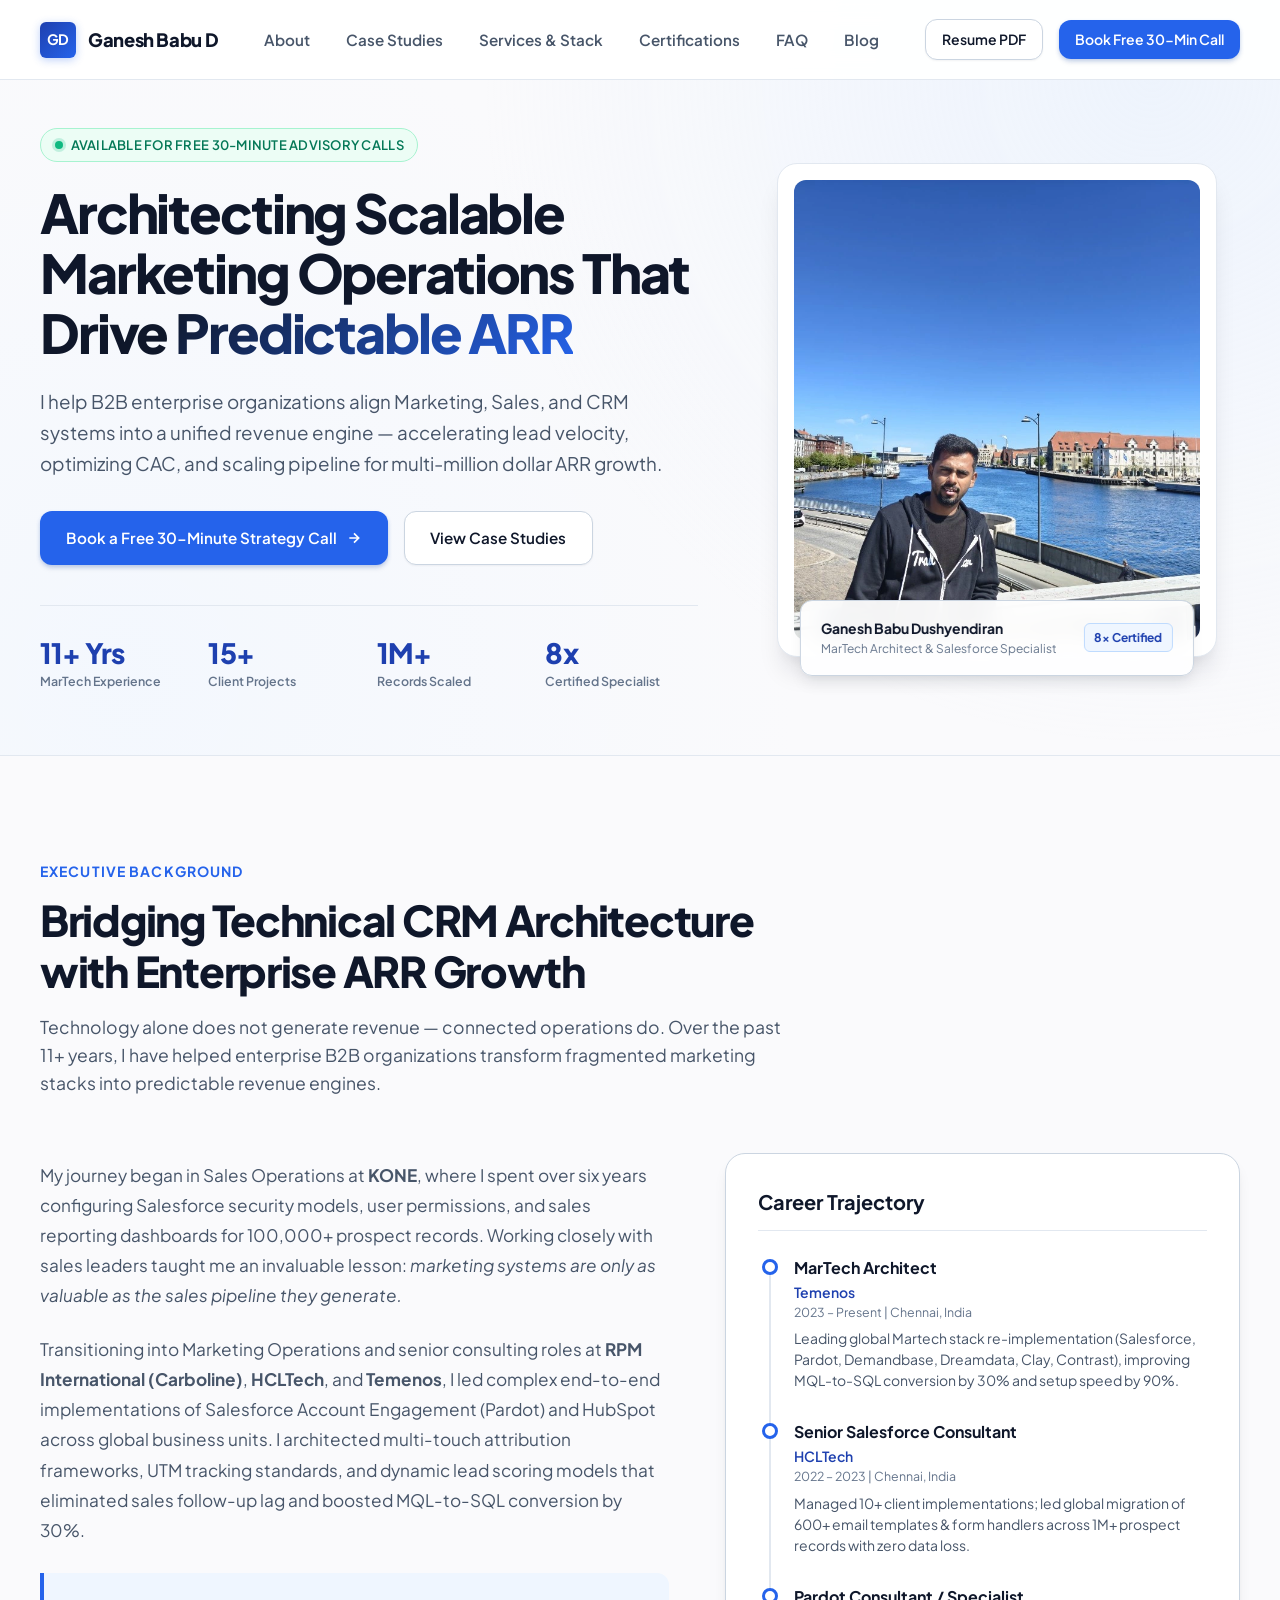
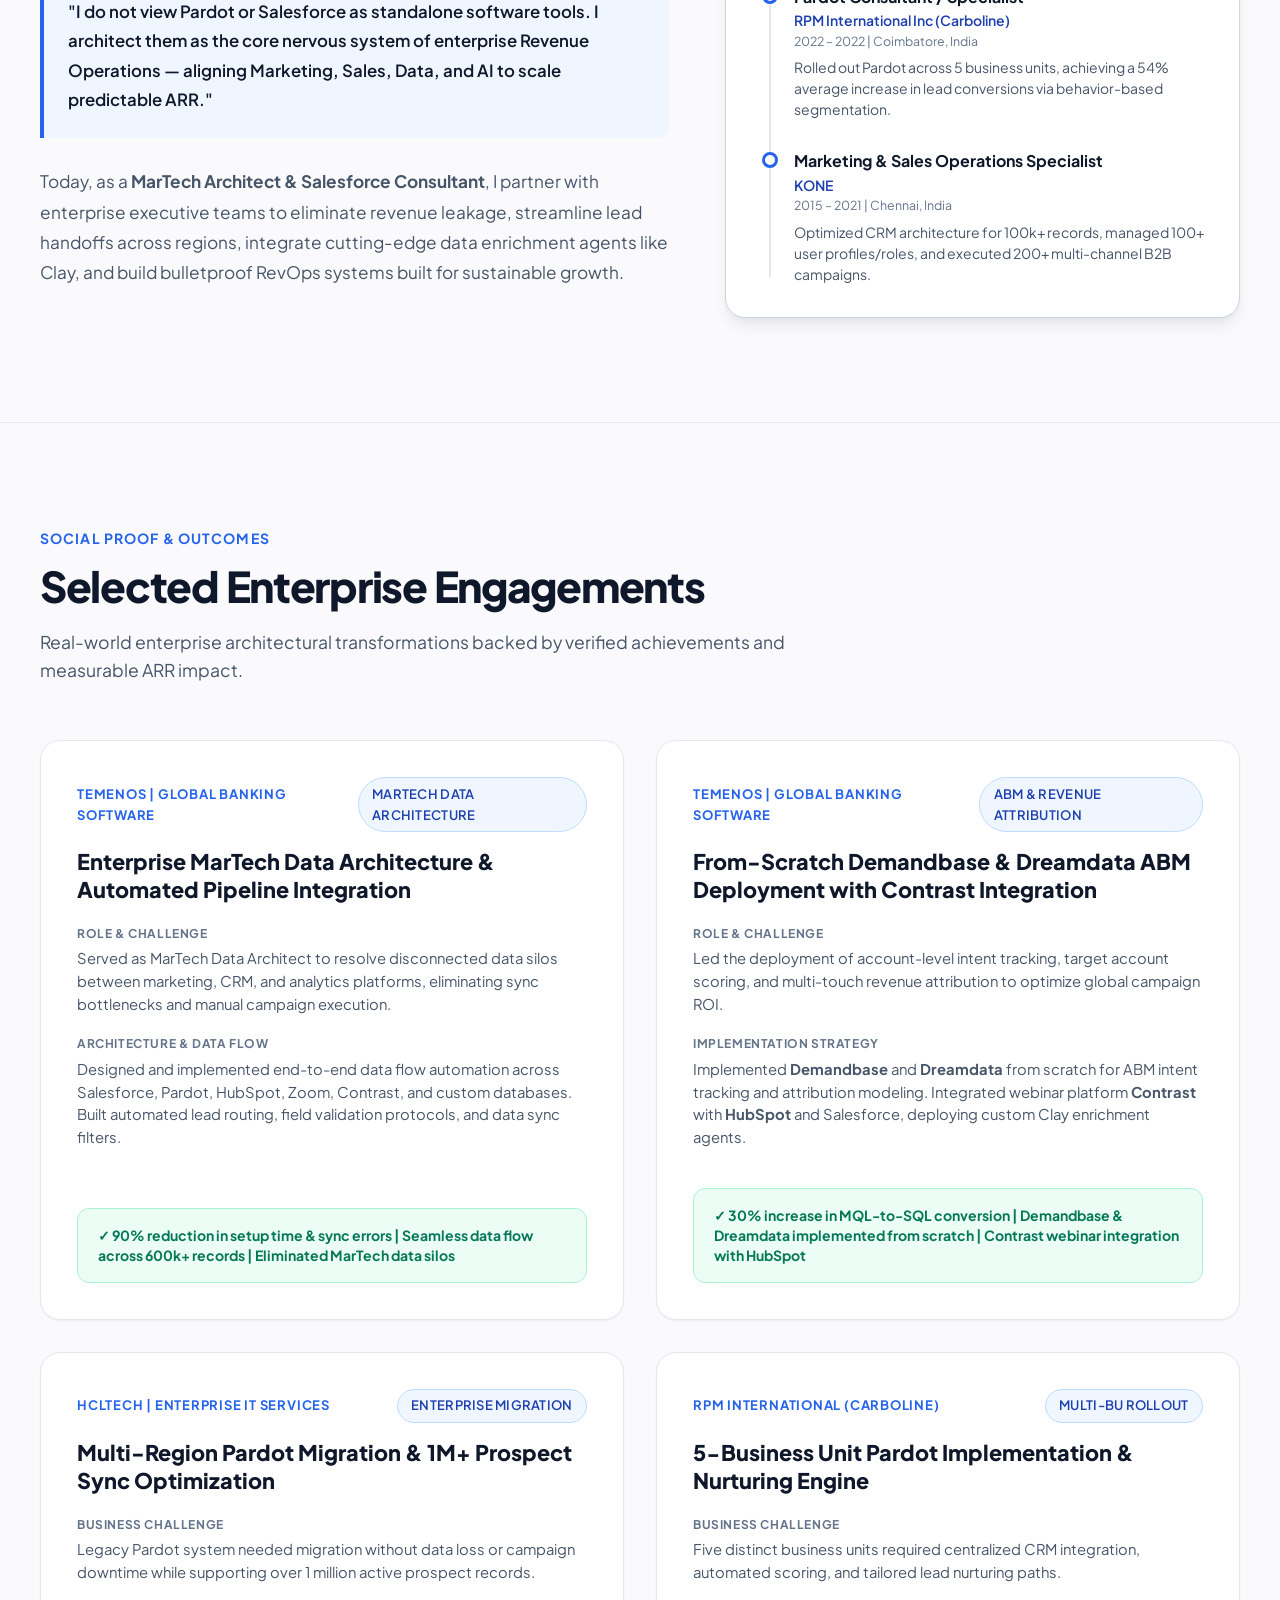
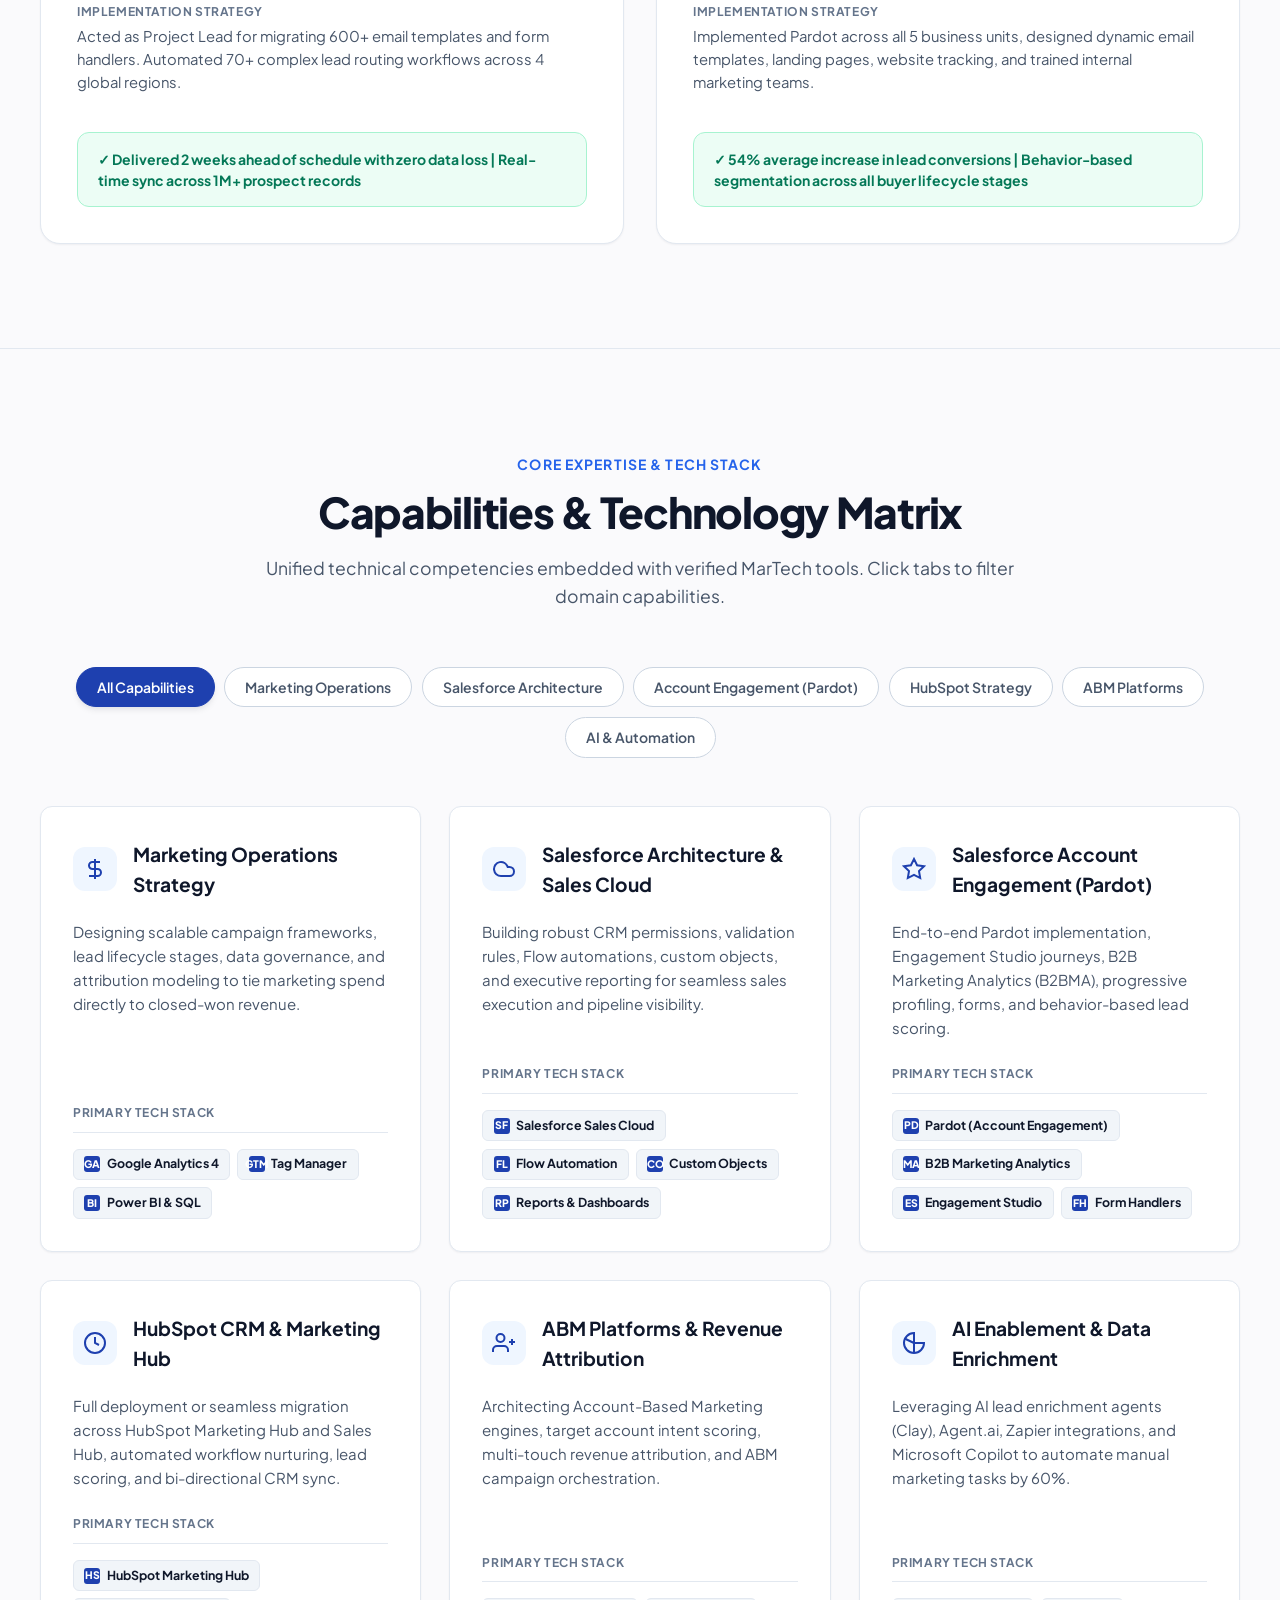
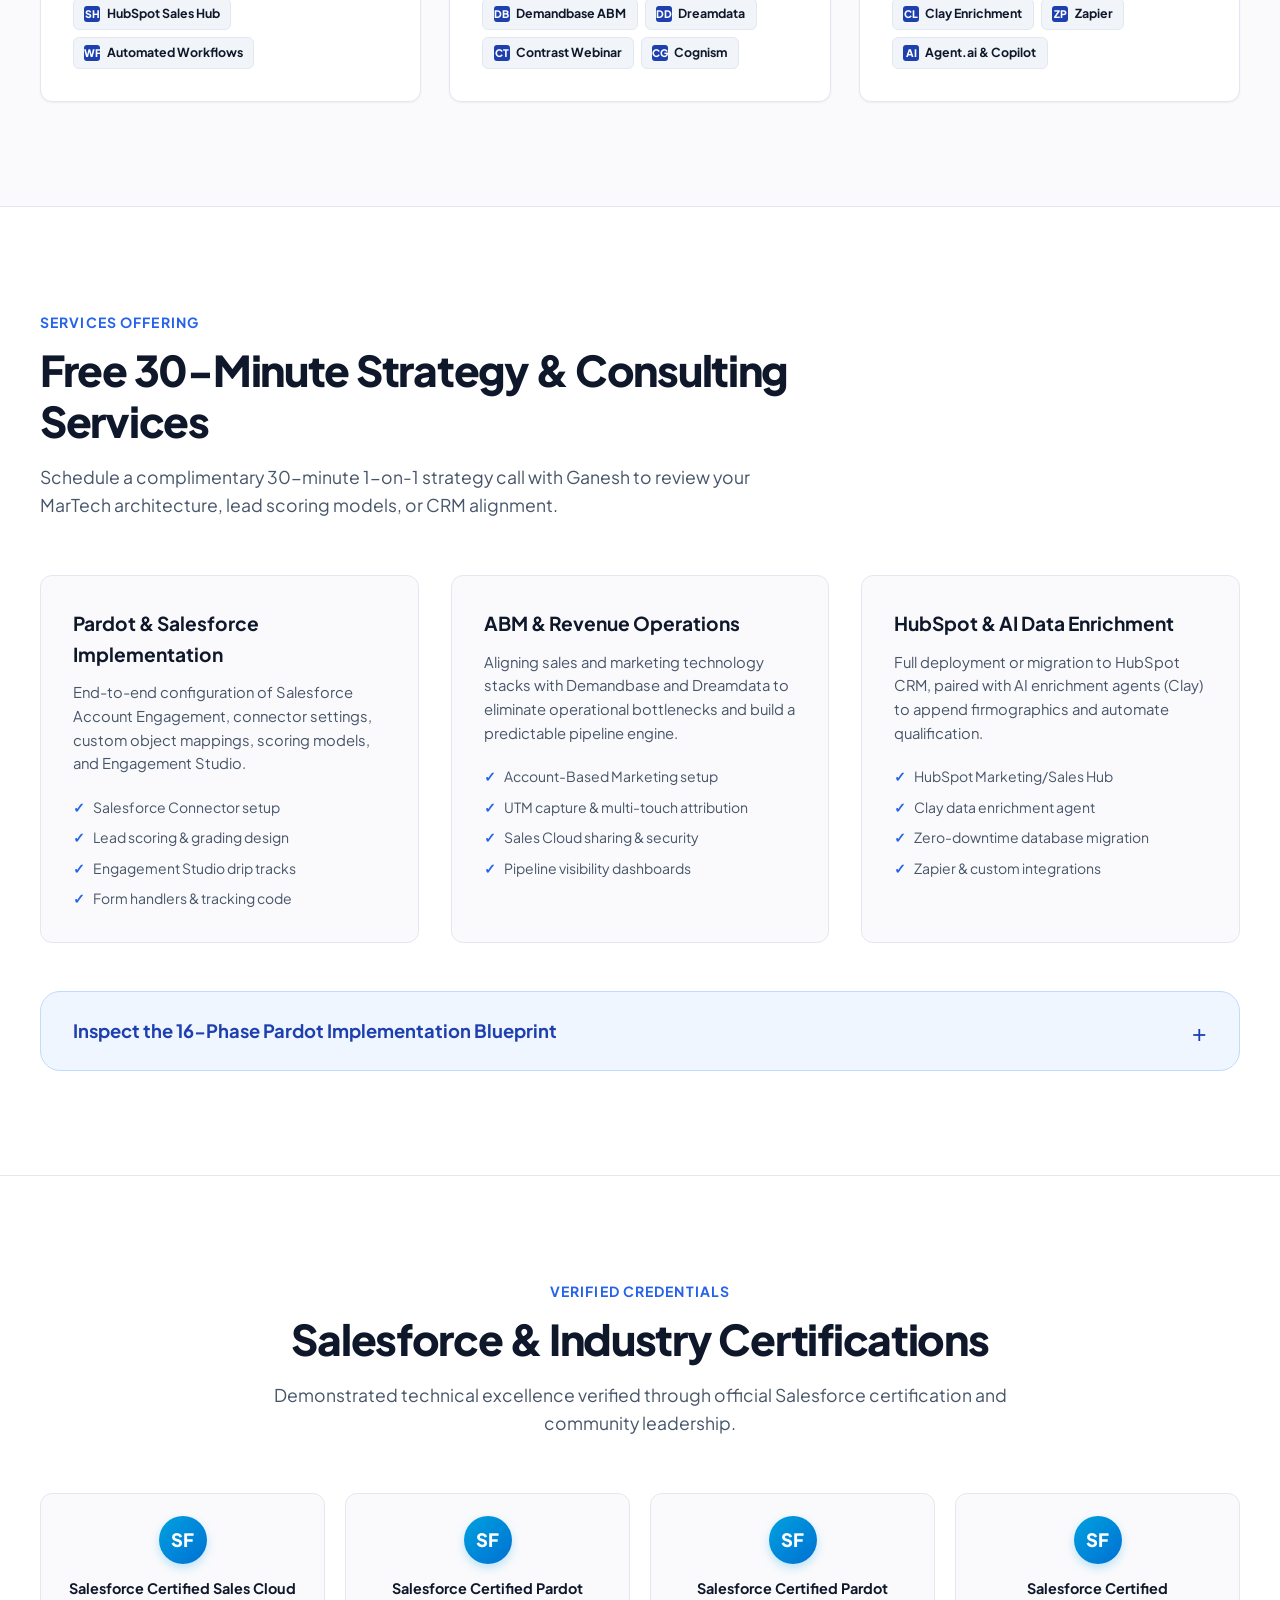
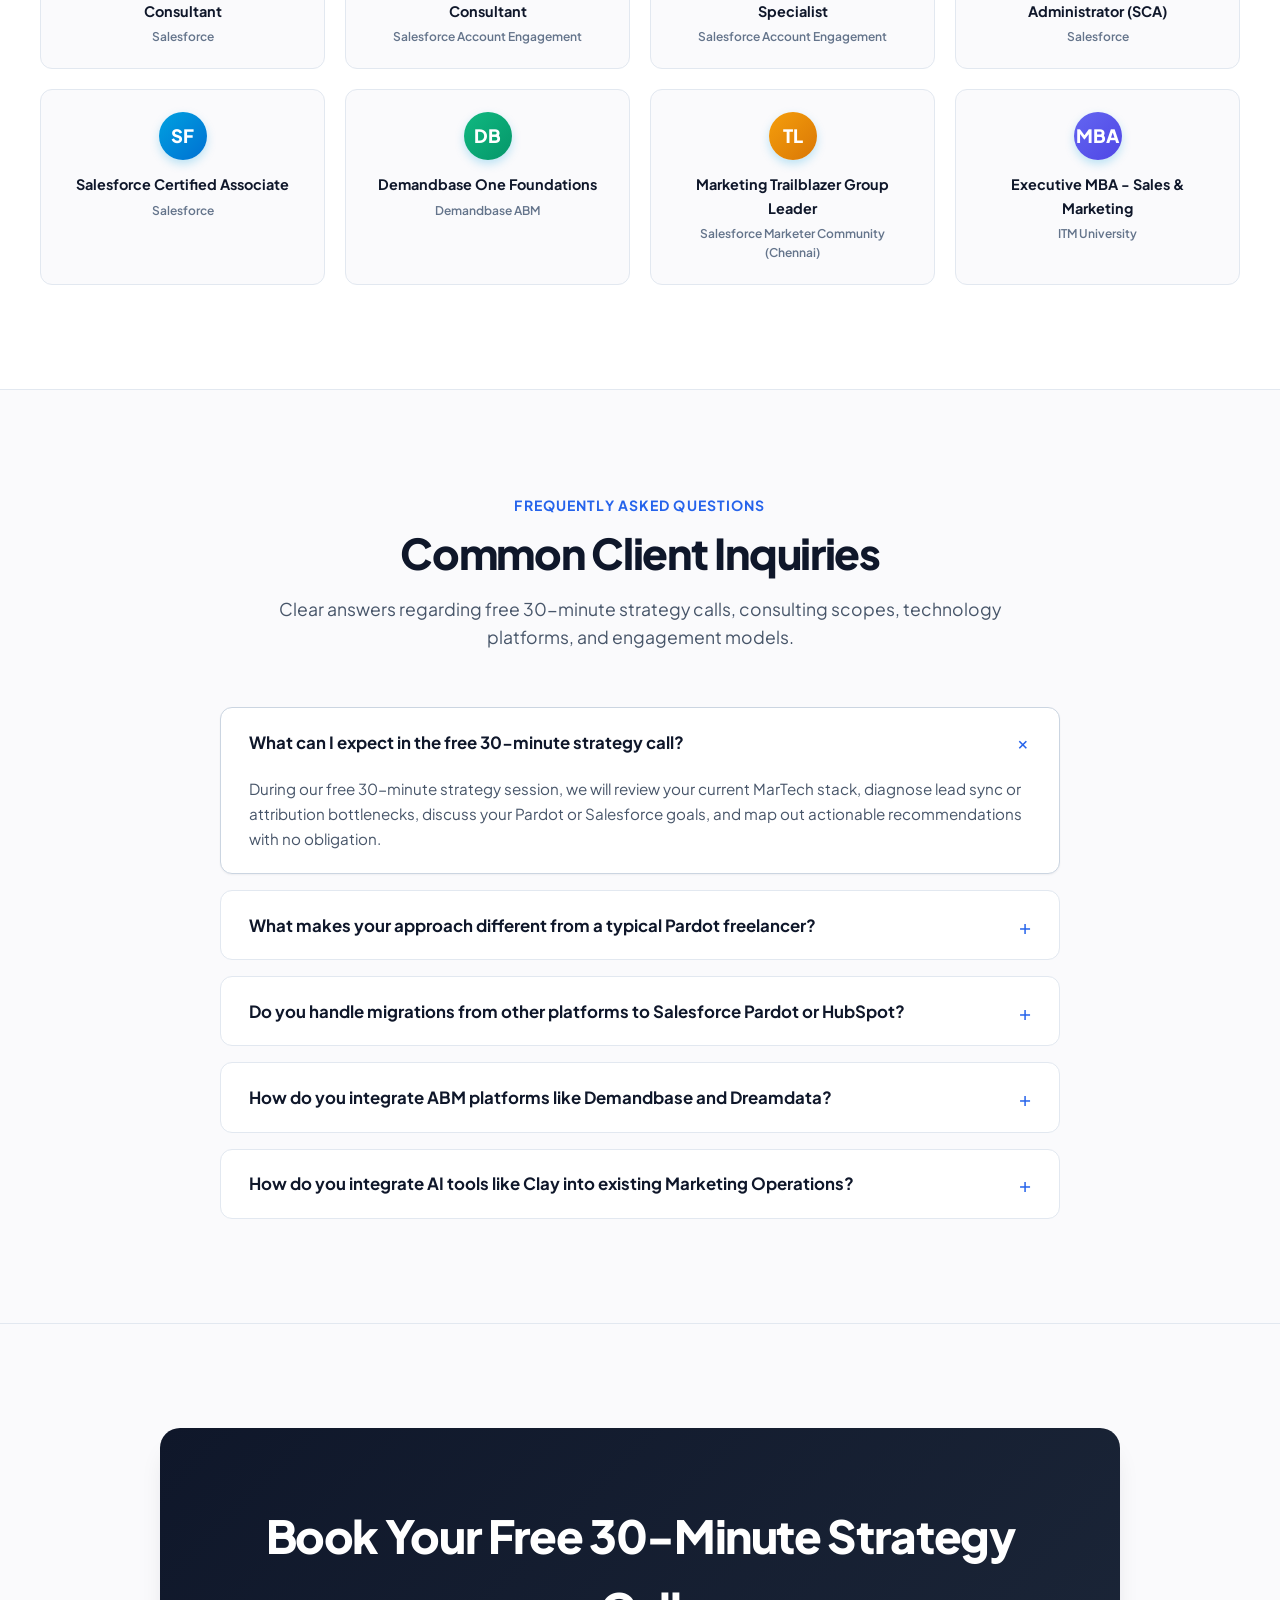
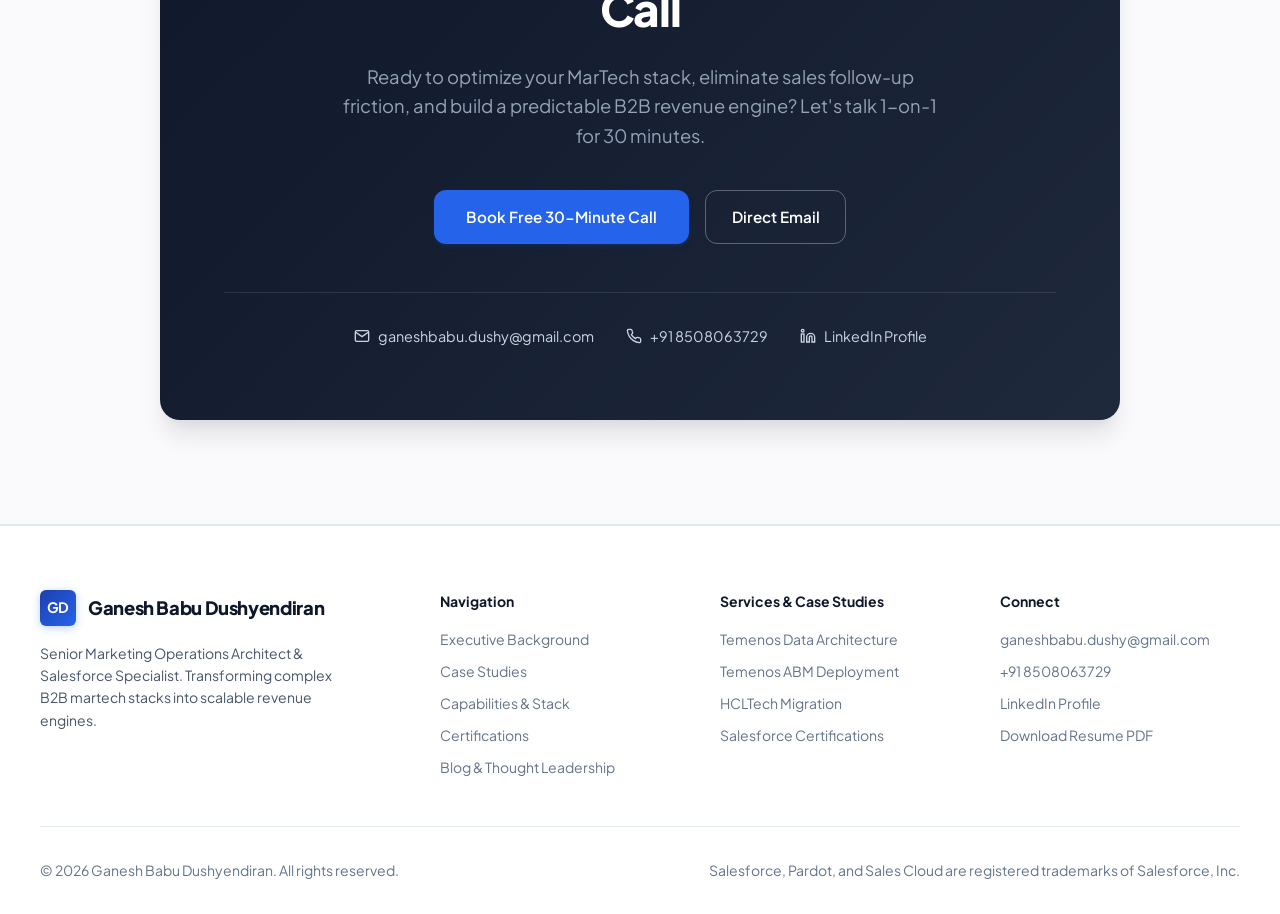
<file: index.html>
<!DOCTYPE html>
<html lang="en">
<head>
  <meta charset="UTF-8">
  <meta name="viewport" content="width=device-width, initial-scale=1.0">
  <title>Ganesh Babu Dushyendiran | Senior Marketing Operations Architect & Salesforce Consultant</title>
  <meta name="description" content="Personal portfolio of Ganesh Babu Dushyendiran - Senior Marketing Operations Architect with 11+ years experience in Salesforce, Pardot, HubSpot, Revenue Operations, ABM Platforms (Demandbase, Dreamdata), and AI-enabled workflows.">
  <meta name="keywords" content="Marketing Operations Architect, Salesforce Consultant, Pardot Consultant, Revenue Operations, Demandbase, Dreamdata, ABM Platforms, Contrast Webinar, HubSpot Consultant, MarTech Solution Architect, B2B Marketing Automation">
  <meta name="author" content="Ganesh Babu Dushyendiran">
  
  <!-- Open Graph / Social Media -->
  <meta property="og:title" content="Ganesh Babu Dushyendiran | Marketing Operations Architect">
  <meta property="og:description" content="Designing scalable marketing operations that drive revenue engine growth. Book a free 30-minute strategy call with an 8x certified Salesforce & MarTech consultant.">
  <meta property="og:type" content="website">
  <meta property="og:image" content="./Ganesh Image 1.png">
  
  <!-- Typography Fonts -->
  <link rel="preconnect" href="https://fonts.googleapis.com">
  <link rel="preconnect" href="https://fonts.gstatic.com" crossorigin>
  <link href="https://fonts.googleapis.com/css2?family=JetBrains+Mono:wght@400;500;700&family=Plus+Jakarta+Sans:wght@400;500;600;700;800&display=swap" rel="stylesheet">
  
  <!-- Custom Stylesheet -->
  <link rel="stylesheet" href="./styles.css">
  
  <!-- JSON-LD Structured Data for SEO -->
  <script type="application/ld+json">
  {
    "@context": "https://schema.org",
    "@type": "Person",
    "name": "Ganesh Babu Dushyendiran",
    "jobTitle": "Marketing Operations Architect & Salesforce Consultant",
    "url": "https://www.linkedin.com/in/ganesh-babu-d-6263b810a",
    "email": "ganeshbabu.dushy@gmail.com",
    "telephone": "+918508063729",
    "address": {
      "@type": "PostalAddress",
      "addressLocality": "Chennai",
      "addressCountry": "India"
    },
    "knowsAbout": [
      "Marketing Operations Strategy",
      "Salesforce Account Engagement",
      "Pardot Implementation",
      "HubSpot CRM",
      "ABM Platforms (Demandbase, Dreamdata)",
      "Contrast Webinar Integrations",
      "Lead Lifecycle Design",
      "Clay Data Enrichment",
      "Multi-Touch Attribution"
    ],
    "hasCredential": [
      "Salesforce Certified Sales Cloud Consultant",
      "Salesforce Certified Pardot Consultant",
      "Salesforce Certified Pardot Specialist",
      "Salesforce Certified Administrator",
      "Salesforce Certified Associate",
      "Demandbase One Foundations"
    ]
  }
  </script>
</head>
<body>

  <!-- ==========================================================================
       HEADER & NAVIGATION
       ========================================================================== -->
  <header class="navbar">
    <div class="container navbar-container">
      <a href="#hero" class="brand-logo">
        <div class="brand-icon">GD</div>
        <span>Ganesh Babu D</span>
      </a>
      
      <ul class="nav-links">
        <li><a href="#about" class="nav-link">About</a></li>
        <li><a href="#projects" class="nav-link">Case Studies</a></li>
        <li><a href="#expertise" class="nav-link">Services & Stack</a></li>
        <li><a href="#certifications" class="nav-link">Certifications</a></li>
        <li><a href="#faq" class="nav-link">FAQ</a></li>
        <li><a href="./marketing-cloud-next/index.html" class="nav-link">Blog</a></li>
      </ul>

      <div class="nav-actions">
        <a href="./GaneshBabuDushyendiran_Resume.pdf" target="_blank" class="btn btn-secondary btn-sm">Resume PDF</a>
        <a href="#contact" class="btn btn-primary btn-sm open-modal">Book Free 30-Min Call</a>
        <button class="mobile-toggle" id="mobileToggle" aria-label="Toggle Navigation Menu">
          <span></span>
          <span></span>
          <span></span>
        </button>
      </div>
    </div>
  </header>

  <!-- Mobile Menu Drawer -->
  <div class="mobile-menu" id="mobileMenu">
    <a href="#about" class="nav-link">About</a>
    <a href="#projects" class="nav-link">Case Studies</a>
    <a href="#expertise" class="nav-link">Services & Stack</a>
    <a href="#certifications" class="nav-link">Certifications</a>
    <a href="#faq" class="nav-link">FAQ</a>
    <a href="./marketing-cloud-next/index.html" class="nav-link">Blog</a>
    <a href="./GaneshBabuDushyendiran_Resume.pdf" target="_blank" class="btn btn-secondary btn-sm">Download Resume</a>
    <a href="#contact" class="btn btn-primary btn-sm open-modal">Book Free 30-Min Call</a>
  </div>

  <!-- ==========================================================================
       1. HERO SECTION
       ========================================================================== -->
  <section class="hero-section" id="hero">
    <div class="container">
      <div class="hero-grid">
        <div class="hero-content">
          <div class="badge badge-success">
            <span class="status-dot"></span>
            Available for Free 30-Minute Advisory Calls
          </div>

          <h1 class="hero-title">
            Architecting Scalable Marketing Operations That Drive <span class="text-gradient">Predictable ARR</span>
          </h1>

          <p class="hero-lead">
            I help B2B enterprise organizations align Marketing, Sales, and CRM systems into a unified revenue engine — accelerating lead velocity, optimizing CAC, and scaling pipeline for multi-million dollar ARR growth.
          </p>

          <div class="hero-ctas">
            <button class="btn btn-primary open-modal">
              Book a Free 30-Minute Strategy Call
              <svg width="16" height="16" viewBox="0 0 24 24" fill="none" stroke="currentColor" stroke-width="2.5"><path d="M5 12h14M12 5l7 7-7 7"/></svg>
            </button>
            <a href="#projects" class="btn btn-secondary">
              View Case Studies
            </a>
          </div>

          <!-- Primary Consolidated Stat Bar -->
          <div class="hero-stats-bar">
            <div class="hero-stat-item">
              <span class="hero-stat-val">11+ Yrs</span>
              <span class="hero-stat-lbl">MarTech Experience</span>
            </div>
            <div class="hero-stat-item">
              <span class="hero-stat-val">15+</span>
              <span class="hero-stat-lbl">Client Projects</span>
            </div>
            <div class="hero-stat-item">
              <span class="hero-stat-val">1M+</span>
              <span class="hero-stat-lbl">Records Scaled</span>
            </div>
            <div class="hero-stat-item">
              <span class="hero-stat-val">8x</span>
              <span class="hero-stat-lbl">Certified Specialist</span>
            </div>
          </div>
        </div>

        <div class="hero-image-wrapper">
          <div class="hero-card">
            <div class="hero-img-box">
              <img src="./Ganesh Image 1.png" alt="Ganesh Babu Dushyendiran - Marketing Operations Architect">
            </div>
            <div class="hero-card-floating">
              <div class="floating-info">
                <span class="floating-title">Ganesh Babu Dushyendiran</span>
                <span class="floating-sub">MarTech Architect & Salesforce Specialist</span>
              </div>
              <span class="floating-badge">8x Certified</span>
            </div>
          </div>
        </div>
      </div>
    </div>
  </section>

  <!-- ==========================================================================
       2. EXECUTIVE BACKGROUND & TRAJECTORY (#about)
       ========================================================================== -->
  <section id="about">
    <div class="container">
      <div class="section-header">
        <span class="section-subtitle">Executive Background</span>
        <h2 class="section-title">Bridging Technical CRM Architecture with Enterprise ARR Growth</h2>
        <p class="section-description">
          Technology alone does not generate revenue — connected operations do. Over the past 11+ years, I have helped enterprise B2B organizations transform fragmented marketing stacks into predictable revenue engines.
        </p>
      </div>

      <div class="about-grid">
        <div class="narrative-content">
          <p>
            My journey began in Sales Operations at <strong>KONE</strong>, where I spent over six years configuring Salesforce security models, user permissions, and sales reporting dashboards for 100,000+ prospect records. Working closely with sales leaders taught me an invaluable lesson: <em>marketing systems are only as valuable as the sales pipeline they generate.</em>
          </p>

          <p>
            Transitioning into Marketing Operations and senior consulting roles at <strong>RPM International (Carboline)</strong>, <strong>HCLTech</strong>, and <strong>Temenos</strong>, I led complex end-to-end implementations of Salesforce Account Engagement (Pardot) and HubSpot across global business units. I architected multi-touch attribution frameworks, UTM tracking standards, and dynamic lead scoring models that eliminated sales follow-up lag and boosted MQL-to-SQL conversion by 30%.
          </p>

          <div class="narrative-quote">
            "I do not view Pardot or Salesforce as standalone software tools. I architect them as the core nervous system of enterprise Revenue Operations — aligning Marketing, Sales, Data, and AI to scale predictable ARR."
          </div>

          <p>
            Today, as a <strong>MarTech Architect & Salesforce Consultant</strong>, I partner with enterprise executive teams to eliminate revenue leakage, streamline lead handoffs across regions, integrate cutting-edge data enrichment agents like Clay, and build bulletproof RevOps systems built for sustainable growth.
          </p>
        </div>

        <div class="career-timeline-card">
          <h3 class="timeline-header">Career Trajectory</h3>
          <div class="timeline-list">
            <div class="timeline-item">
              <div class="timeline-dot"></div>
              <div class="timeline-role">MarTech Architect</div>
              <div class="timeline-company">Temenos</div>
              <div class="timeline-date">2023 – Present | Chennai, India</div>
              <div class="timeline-desc">Leading global Martech stack re-implementation (Salesforce, Pardot, Demandbase, Dreamdata, Clay, Contrast), improving MQL-to-SQL conversion by 30% and setup speed by 90%.</div>
            </div>

            <div class="timeline-item">
              <div class="timeline-dot"></div>
              <div class="timeline-role">Senior Salesforce Consultant</div>
              <div class="timeline-company">HCLTech</div>
              <div class="timeline-date">2022 – 2023 | Chennai, India</div>
              <div class="timeline-desc">Managed 10+ client implementations; led global migration of 600+ email templates & form handlers across 1M+ prospect records with zero data loss.</div>
            </div>

            <div class="timeline-item">
              <div class="timeline-dot"></div>
              <div class="timeline-role">Pardot Consultant / Specialist</div>
              <div class="timeline-company">RPM International Inc (Carboline)</div>
              <div class="timeline-date">2022 – 2022 | Coimbatore, India</div>
              <div class="timeline-desc">Rolled out Pardot across 5 business units, achieving a 54% average increase in lead conversions via behavior-based segmentation.</div>
            </div>

            <div class="timeline-item">
              <div class="timeline-dot"></div>
              <div class="timeline-role">Marketing & Sales Operations Specialist</div>
              <div class="timeline-company">KONE</div>
              <div class="timeline-date">2015 – 2021 | Chennai, India</div>
              <div class="timeline-desc">Optimized CRM architecture for 100k+ records, managed 100+ user profiles/roles, and executed 200+ multi-channel B2B campaigns.</div>
            </div>
          </div>
        </div>
      </div>
    </div>
  </section>

  <!-- ==========================================================================
       3. SELECTED ENTERPRISE ENGAGEMENTS (CASE STUDIES) (#projects)
       ========================================================================== -->
  <section id="projects">
    <div class="container">
      <div class="section-header">
        <span class="section-subtitle">Social Proof & Outcomes</span>
        <h2 class="section-title">Selected Enterprise Engagements</h2>
        <p class="section-description">
          Real-world enterprise architectural transformations backed by verified achievements and measurable ARR impact.
        </p>
      </div>

      <div class="projects-grid">
        <!-- Project 1: Temenos - Data Architect & Integration -->
        <div class="project-card">
          <div>
            <div class="project-meta">
              <span class="project-client">Temenos | Global Banking Software</span>
              <span class="badge badge-brand">MarTech Data Architecture</span>
            </div>
            <h3 class="project-title">Enterprise MarTech Data Architecture & Automated Pipeline Integration</h3>

            <div class="project-section-block">
              <div class="project-label">Role & Challenge</div>
              <p class="project-text">Served as MarTech Data Architect to resolve disconnected data silos between marketing, CRM, and analytics platforms, eliminating sync bottlenecks and manual campaign execution.</p>
            </div>

            <div class="project-section-block">
              <div class="project-label">Architecture & Data Flow</div>
              <p class="project-text">Designed and implemented end-to-end data flow automation across Salesforce, Pardot, HubSpot, Zoom, Contrast, and custom databases. Built automated lead routing, field validation protocols, and data sync filters.</p>
            </div>
          </div>

          <div class="project-outcome-box">
            <div class="project-outcome-text">✓ 90% reduction in setup time & sync errors | Seamless data flow across 600k+ records | Eliminated MarTech data silos</div>
          </div>
        </div>

        <!-- Project 2: Temenos - ABM & Revenue Attribution -->
        <div class="project-card">
          <div>
            <div class="project-meta">
              <span class="project-client">Temenos | Global Banking Software</span>
              <span class="badge badge-brand">ABM & Revenue Attribution</span>
            </div>
            <h3 class="project-title">From-Scratch Demandbase & Dreamdata ABM Deployment with Contrast Integration</h3>

            <div class="project-section-block">
              <div class="project-label">Role & Challenge</div>
              <p class="project-text">Led the deployment of account-level intent tracking, target account scoring, and multi-touch revenue attribution to optimize global campaign ROI.</p>
            </div>

            <div class="project-section-block">
              <div class="project-label">Implementation Strategy</div>
              <p class="project-text">Implemented <strong>Demandbase</strong> and <strong>Dreamdata</strong> from scratch for ABM intent tracking and attribution modeling. Integrated webinar platform <strong>Contrast</strong> with <strong>HubSpot</strong> and Salesforce, deploying custom Clay enrichment agents.</p>
            </div>
          </div>

          <div class="project-outcome-box">
            <div class="project-outcome-text">✓ 30% increase in MQL-to-SQL conversion | Demandbase & Dreamdata implemented from scratch | Contrast webinar integration with HubSpot</div>
          </div>
        </div>

        <!-- Project 3: HCLTech -->
        <div class="project-card">
          <div>
            <div class="project-meta">
              <span class="project-client">HCLTech | Enterprise IT Services</span>
              <span class="badge badge-brand">Enterprise Migration</span>
            </div>
            <h3 class="project-title">Multi-Region Pardot Migration & 1M+ Prospect Sync Optimization</h3>

            <div class="project-section-block">
              <div class="project-label">Business Challenge</div>
              <p class="project-text">Legacy Pardot system needed migration without data loss or campaign downtime while supporting over 1 million active prospect records.</p>
            </div>

            <div class="project-section-block">
              <div class="project-label">Implementation Strategy</div>
              <p class="project-text">Acted as Project Lead for migrating 600+ email templates and form handlers. Automated 70+ complex lead routing workflows across 4 global regions.</p>
            </div>
          </div>

          <div class="project-outcome-box">
            <div class="project-outcome-text">✓ Delivered 2 weeks ahead of schedule with zero data loss | Real-time sync across 1M+ prospect records</div>
          </div>
        </div>

        <!-- Project 4: RPM Carboline -->
        <div class="project-card">
          <div>
            <div class="project-meta">
              <span class="project-client">RPM International (Carboline)</span>
              <span class="badge badge-brand">Multi-BU Rollout</span>
            </div>
            <h3 class="project-title">5-Business Unit Pardot Implementation & Nurturing Engine</h3>

            <div class="project-section-block">
              <div class="project-label">Business Challenge</div>
              <p class="project-text">Five distinct business units required centralized CRM integration, automated scoring, and tailored lead nurturing paths.</p>
            </div>

            <div class="project-section-block">
              <div class="project-label">Implementation Strategy</div>
              <p class="project-text">Implemented Pardot across all 5 business units, designed dynamic email templates, landing pages, website tracking, and trained internal marketing teams.</p>
            </div>
          </div>

          <div class="project-outcome-box">
            <div class="project-outcome-text">✓ 54% average increase in lead conversions | Behavior-based segmentation across all buyer lifecycle stages</div>
          </div>
        </div>
      </div>
    </div>
  </section>

  <!-- ==========================================================================
       4. MERGED CAPABILITIES & TECH STACK (#expertise)
       ========================================================================== -->
  <section id="expertise">
    <div class="container">
      <div class="section-header center">
        <span class="section-subtitle">Core Expertise & Tech Stack</span>
        <h2 class="section-title">Capabilities & Technology Matrix</h2>
        <p class="section-description">
          Unified technical competencies embedded with verified MarTech tools. Click tabs to filter domain capabilities.
        </p>
      </div>

      <div class="expertise-tabs">
        <button class="tab-btn active" data-filter="all">All Capabilities</button>
        <button class="tab-btn" data-filter="mops">Marketing Operations</button>
        <button class="tab-btn" data-filter="salesforce">Salesforce Architecture</button>
        <button class="tab-btn" data-filter="pardot">Account Engagement (Pardot)</button>
        <button class="tab-btn" data-filter="hubspot">HubSpot Strategy</button>
        <button class="tab-btn" data-filter="abm">ABM Platforms</button>
        <button class="tab-btn" data-filter="ai">AI & Automation</button>
      </div>

      <div class="expertise-grid">
        <!-- Card 1: Marketing Operations -->
        <div class="expertise-card" data-category="mops">
          <div>
            <div class="expertise-card-header">
              <div class="expertise-icon">
                <svg width="24" height="24" viewBox="0 0 24 24" fill="none" stroke="currentColor" stroke-width="2"><path d="M12 2v20M17 5H9.5a3.5 3.5 0 0 0 0 7h5a3.5 3.5 0 0 1 0 7H6"/></svg>
              </div>
              <h3 class="expertise-card-title">Marketing Operations Strategy</h3>
            </div>
            <p class="expertise-card-desc">Designing scalable campaign frameworks, lead lifecycle stages, data governance, and attribution modeling to tie marketing spend directly to closed-won revenue.</p>
          </div>

          <div>
            <div class="embedded-tools-title">Primary Tech Stack</div>
            <div class="embedded-tools-list">
              <span class="tool-badge-pill"><span class="tool-pill-icon">GA</span> Google Analytics 4</span>
              <span class="tool-badge-pill"><span class="tool-pill-icon">GTM</span> Tag Manager</span>
              <span class="tool-badge-pill"><span class="tool-pill-icon">BI</span> Power BI & SQL</span>
            </div>
          </div>
        </div>

        <!-- Card 2: Salesforce Architecture -->
        <div class="expertise-card" data-category="salesforce">
          <div>
            <div class="expertise-card-header">
              <div class="expertise-icon">
                <svg width="24" height="24" viewBox="0 0 24 24" fill="none" stroke="currentColor" stroke-width="2"><path d="M17.5 19H9a7 7 0 1 1 6.71-9h1.79a4.5 4.5 0 1 1 0 9Z"/></svg>
              </div>
              <h3 class="expertise-card-title">Salesforce Architecture & Sales Cloud</h3>
            </div>
            <p class="expertise-card-desc">Building robust CRM permissions, validation rules, Flow automations, custom objects, and executive reporting for seamless sales execution and pipeline visibility.</p>
          </div>

          <div>
            <div class="embedded-tools-title">Primary Tech Stack</div>
            <div class="embedded-tools-list">
              <span class="tool-badge-pill"><span class="tool-pill-icon">SF</span> Salesforce Sales Cloud</span>
              <span class="tool-badge-pill"><span class="tool-pill-icon">FL</span> Flow Automation</span>
              <span class="tool-badge-pill"><span class="tool-pill-icon">CO</span> Custom Objects</span>
              <span class="tool-badge-pill"><span class="tool-pill-icon">RP</span> Reports & Dashboards</span>
            </div>
          </div>
        </div>

        <!-- Card 3: Pardot -->
        <div class="expertise-card" data-category="pardot">
          <div>
            <div class="expertise-card-header">
              <div class="expertise-icon">
                <svg width="24" height="24" viewBox="0 0 24 24" fill="none" stroke="currentColor" stroke-width="2"><polygon points="12 2 15.09 8.26 22 9.27 17 14.14 18.18 21.02 12 17.77 5.82 21.02 7 14.14 2 9.27 8.91 8.26 12 2"/></svg>
              </div>
              <h3 class="expertise-card-title">Salesforce Account Engagement (Pardot)</h3>
            </div>
            <p class="expertise-card-desc">End-to-end Pardot implementation, Engagement Studio journeys, B2B Marketing Analytics (B2BMA), progressive profiling, forms, and behavior-based lead scoring.</p>
          </div>

          <div>
            <div class="embedded-tools-title">Primary Tech Stack</div>
            <div class="embedded-tools-list">
              <span class="tool-badge-pill"><span class="tool-pill-icon">PD</span> Pardot (Account Engagement)</span>
              <span class="tool-badge-pill"><span class="tool-pill-icon">MA</span> B2B Marketing Analytics</span>
              <span class="tool-badge-pill"><span class="tool-pill-icon">ES</span> Engagement Studio</span>
              <span class="tool-badge-pill"><span class="tool-pill-icon">FH</span> Form Handlers</span>
            </div>
          </div>
        </div>

        <!-- Card 4: HubSpot -->
        <div class="expertise-card" data-category="hubspot">
          <div>
            <div class="expertise-card-header">
              <div class="expertise-icon">
                <svg width="24" height="24" viewBox="0 0 24 24" fill="none" stroke="currentColor" stroke-width="2"><circle cx="12" cy="12" r="10"/><path d="M12 6v6l4 2"/></svg>
              </div>
              <h3 class="expertise-card-title">HubSpot CRM & Marketing Hub</h3>
            </div>
            <p class="expertise-card-desc">Full deployment or seamless migration across HubSpot Marketing Hub and Sales Hub, automated workflow nurturing, lead scoring, and bi-directional CRM sync.</p>
          </div>

          <div>
            <div class="embedded-tools-title">Primary Tech Stack</div>
            <div class="embedded-tools-list">
              <span class="tool-badge-pill"><span class="tool-pill-icon">HS</span> HubSpot Marketing Hub</span>
              <span class="tool-badge-pill"><span class="tool-pill-icon">SH</span> HubSpot Sales Hub</span>
              <span class="tool-badge-pill"><span class="tool-pill-icon">WF</span> Automated Workflows</span>
            </div>
          </div>
        </div>

        <!-- Card 5: ABM Platforms (Demandbase & Dreamdata) -->
        <div class="expertise-card" data-category="abm">
          <div>
            <div class="expertise-card-header">
              <div class="expertise-icon">
                <svg width="24" height="24" viewBox="0 0 24 24" fill="none" stroke="currentColor" stroke-width="2"><path d="M16 21v-2a4 4 0 0 0-4-4H5a4 4 0 0 0-4 4v2"/><circle cx="8.5" cy="7" r="4"/><line x1="20" y1="8" x2="20" y2="14"/><line x1="23" y1="11" x2="17" y2="11"/></svg>
              </div>
              <h3 class="expertise-card-title">ABM Platforms & Revenue Attribution</h3>
            </div>
            <p class="expertise-card-desc">Architecting Account-Based Marketing engines, target account intent scoring, multi-touch revenue attribution, and ABM campaign orchestration.</p>
          </div>

          <div>
            <div class="embedded-tools-title">Primary Tech Stack</div>
            <div class="embedded-tools-list">
              <span class="tool-badge-pill"><span class="tool-pill-icon">DB</span> Demandbase ABM</span>
              <span class="tool-badge-pill"><span class="tool-pill-icon">DD</span> Dreamdata</span>
              <span class="tool-badge-pill"><span class="tool-pill-icon">CT</span> Contrast Webinar</span>
              <span class="tool-badge-pill"><span class="tool-pill-icon">CG</span> Cognism</span>
            </div>
          </div>
        </div>

        <!-- Card 6: AI & Automation -->
        <div class="expertise-card" data-category="ai">
          <div>
            <div class="expertise-card-header">
              <div class="expertise-icon">
                <svg width="24" height="24" viewBox="0 0 24 24" fill="none" stroke="currentColor" stroke-width="2"><path d="M12 2a10 10 0 1 0 10 10H12V2z"/><path d="M12 12L2.5 7.5"/><path d="M12 12v9.5"/></svg>
              </div>
              <h3 class="expertise-card-title">AI Enablement & Data Enrichment</h3>
            </div>
            <p class="expertise-card-desc">Leveraging AI lead enrichment agents (Clay), Agent.ai, Zapier integrations, and Microsoft Copilot to automate manual marketing tasks by 60%.</p>
          </div>

          <div>
            <div class="embedded-tools-title">Primary Tech Stack</div>
            <div class="embedded-tools-list">
              <span class="tool-badge-pill"><span class="tool-pill-icon">CL</span> Clay Enrichment</span>
              <span class="tool-badge-pill"><span class="tool-pill-icon">ZP</span> Zapier</span>
              <span class="tool-badge-pill"><span class="tool-pill-icon">AI</span> Agent.ai & Copilot</span>
            </div>
          </div>
        </div>
      </div>
    </div>
  </section>

  <!-- ==========================================================================
       5. REVOPS SERVICES & BLUEPRINT (#services)
       ========================================================================== -->
  <section class="services-section" id="services">
    <div class="container">
      <div class="section-header">
        <span class="section-subtitle">Services Offering</span>
        <h2 class="section-title">Free 30-Minute Strategy & Consulting Services</h2>
        <p class="section-description">
          Schedule a complimentary 30-minute 1-on-1 strategy call with Ganesh to review your MarTech architecture, lead scoring models, or CRM alignment.
        </p>
      </div>

      <div class="services-grid-wrapper">
        <div class="service-box">
          <h3 class="service-box-title">Pardot & Salesforce Implementation</h3>
          <p class="service-box-desc">End-to-end configuration of Salesforce Account Engagement, connector settings, custom object mappings, scoring models, and Engagement Studio.</p>
          <ul class="service-box-list">
            <li>Salesforce Connector setup</li>
            <li>Lead scoring & grading design</li>
            <li>Engagement Studio drip tracks</li>
            <li>Form handlers & tracking code</li>
          </ul>
        </div>

        <div class="service-box">
          <h3 class="service-box-title">ABM & Revenue Operations</h3>
          <p class="service-box-desc">Aligning sales and marketing technology stacks with Demandbase and Dreamdata to eliminate operational bottlenecks and build a predictable pipeline engine.</p>
          <ul class="service-box-list">
            <li>Account-Based Marketing setup</li>
            <li>UTM capture & multi-touch attribution</li>
            <li>Sales Cloud sharing & security</li>
            <li>Pipeline visibility dashboards</li>
          </ul>
        </div>

        <div class="service-box">
          <h3 class="service-box-title">HubSpot & AI Data Enrichment</h3>
          <p class="service-box-desc">Full deployment or migration to HubSpot CRM, paired with AI enrichment agents (Clay) to append firmographics and automate qualification.</p>
          <ul class="service-box-list">
            <li>HubSpot Marketing/Sales Hub</li>
            <li>Clay data enrichment agent</li>
            <li>Zero-downtime database migration</li>
            <li>Zapier & custom integrations</li>
          </ul>
        </div>
      </div>

      <!-- Collapsible 16-Phase Pardot Blueprint Drawer -->
      <div class="blueprint-accordion-box">
        <button class="blueprint-toggle-btn" id="blueprintToggleBtn">
          <span>Inspect the 16-Phase Pardot Implementation Blueprint</span>
          <span class="toggle-icon" style="font-size: 1.5rem; font-weight: 400;">+</span>
        </button>

        <div class="blueprint-content-drawer" id="blueprintDrawer">
          <div class="pardot-impl-grid">
            <div class="phase-card">
              <span class="phase-number">Phase 01</span>
              <h4 class="phase-title">Discovery & Business Requirements</h4>
              <p class="phase-desc">Stakeholder interviews mapping business workflows and buyer journeys.</p>
            </div>
            <div class="phase-card">
              <span class="phase-number">Phase 02</span>
              <h4 class="phase-title">Architecture Blueprint</h4>
              <p class="phase-desc">Designing record sync filters, custom field mappings, and domain authentication.</p>
            </div>
            <div class="phase-card">
              <span class="phase-number">Phase 03</span>
              <h4 class="phase-title">Salesforce CRM Integration</h4>
              <p class="phase-desc">Configuring Salesforce Connector, user sync, and page layout components.</p>
            </div>
            <div class="phase-card">
              <span class="phase-number">Phase 04</span>
              <h4 class="phase-title">Data Hygiene & Migration</h4>
              <p class="phase-desc">De-duplicating databases, scrubbing inactive leads, and batch importing.</p>
            </div>
            <div class="phase-card">
              <span class="phase-number">Phase 05</span>
              <h4 class="phase-title">Connected Campaigns</h4>
              <p class="phase-desc">Structuring campaign hierarchies for multi-touch attribution visibility.</p>
            </div>
            <div class="phase-card">
              <span class="phase-number">Phase 06</span>
              <h4 class="phase-title">Lead Scoring & Grading</h4>
              <p class="phase-desc">Establishing custom scoring rules and ideal buyer profile grading criteria.</p>
            </div>
            <div class="phase-card">
              <span class="phase-number">Phase 07</span>
              <h4 class="phase-title">Engagement Studio</h4>
              <p class="phase-desc">Building automated drip campaigns and re-engagement tracks.</p>
            </div>
            <div class="phase-card">
              <span class="phase-number">Phase 08</span>
              <h4 class="phase-title">Automation Rules</h4>
              <p class="phase-desc">Setting up segmentation rules, completion actions, and automated list logic.</p>
            </div>
            <div class="phase-card">
              <span class="phase-number">Phase 09</span>
              <h4 class="phase-title">Landing Pages & Templates</h4>
              <p class="phase-desc">Developing responsive email templates and branded landing pages.</p>
            </div>
            <div class="phase-card">
              <span class="phase-number">Phase 10</span>
              <h4 class="phase-title">Forms & External Handlers</h4>
              <p class="phase-desc">Configuring Pardot forms, form handlers, and website tracking scripts.</p>
            </div>
            <div class="phase-card">
              <span class="phase-number">Phase 11</span>
              <h4 class="phase-title">Progressive Profiling</h4>
              <p class="phase-desc">Implementing dynamic form fields to capture prospect data over time.</p>
            </div>
            <div class="phase-card">
              <span class="phase-number">Phase 12</span>
              <h4 class="phase-title">B2B Marketing Analytics</h4>
              <p class="phase-desc">Configuring B2BMA apps, Tableau CRM dashboards, and attribution reports.</p>
            </div>
            <div class="phase-card">
              <span class="phase-number">Phase 13</span>
              <h4 class="phase-title">User Enablement</h4>
              <p class="phase-desc">Conducting interactive workshops and writing custom SOP documentation.</p>
            </div>
            <div class="phase-card">
              <span class="phase-number">Phase 14</span>
              <h4 class="phase-title">Managed Go-Live</h4>
              <p class="phase-desc">Executing production deployment with real-time sync monitoring.</p>
            </div>
            <div class="phase-card">
              <span class="phase-number">Phase 15</span>
              <h4 class="phase-title">Governance & SLAs</h4>
              <p class="phase-desc">Enforcing data hygiene protocols and privacy compliance (GDPR/CCPA).</p>
            </div>
            <div class="phase-card">
              <span class="phase-number">Phase 16</span>
              <h4 class="phase-title">Continuous Optimization</h4>
              <p class="phase-desc">Quarterly campaign audits, A/B testing iterations, and ongoing enhancements.</p>
            </div>
          </div>
        </div>
      </div>
    </div>
  </section>

  <!-- ==========================================================================
       6. CERTIFICATIONS & BADGES (#certifications)
       ========================================================================== -->
  <section class="cert-section" id="certifications">
    <div class="container">
      <div class="section-header center">
        <span class="section-subtitle">Verified Credentials</span>
        <h2 class="section-title">Salesforce & Industry Certifications</h2>
        <p class="section-description">
          Demonstrated technical excellence verified through official Salesforce certification and community leadership.
        </p>
      </div>

      <div class="cert-grid">
        <div class="cert-card">
          <div class="cert-badge-icon">SF</div>
          <h3 class="cert-title">Salesforce Certified Sales Cloud Consultant</h3>
          <span class="cert-issuer">Salesforce</span>
        </div>

        <div class="cert-card">
          <div class="cert-badge-icon">SF</div>
          <h3 class="cert-title">Salesforce Certified Pardot Consultant</h3>
          <span class="cert-issuer">Salesforce Account Engagement</span>
        </div>

        <div class="cert-card">
          <div class="cert-badge-icon">SF</div>
          <h3 class="cert-title">Salesforce Certified Pardot Specialist</h3>
          <span class="cert-issuer">Salesforce Account Engagement</span>
        </div>

        <div class="cert-card">
          <div class="cert-badge-icon">SF</div>
          <h3 class="cert-title">Salesforce Certified Administrator (SCA)</h3>
          <span class="cert-issuer">Salesforce</span>
        </div>

        <div class="cert-card">
          <div class="cert-badge-icon">SF</div>
          <h3 class="cert-title">Salesforce Certified Associate</h3>
          <span class="cert-issuer">Salesforce</span>
        </div>

        <div class="cert-card">
          <div class="cert-badge-icon" style="background: linear-gradient(135deg, #10B981, #059669);">DB</div>
          <h3 class="cert-title">Demandbase One Foundations</h3>
          <span class="cert-issuer">Demandbase ABM</span>
        </div>

        <div class="cert-card">
          <div class="cert-badge-icon" style="background: linear-gradient(135deg, #F59E0B, #D97706);">TL</div>
          <h3 class="cert-title">Marketing Trailblazer Group Leader</h3>
          <span class="cert-issuer">Salesforce Marketer Community (Chennai)</span>
        </div>

        <div class="cert-card">
          <div class="cert-badge-icon" style="background: linear-gradient(135deg, #6366F1, #4F46E5);">MBA</div>
          <h3 class="cert-title">Executive MBA - Sales & Marketing</h3>
          <span class="cert-issuer">ITM University</span>
        </div>
      </div>
    </div>
  </section>

  <!-- ==========================================================================
       7. CLIENT FAQ ACCORDION (#faq)
       ========================================================================== -->
  <section id="faq">
    <div class="container">
      <div class="section-header center">
        <span class="section-subtitle">Frequently Asked Questions</span>
        <h2 class="section-title">Common Client Inquiries</h2>
        <p class="section-description">
          Clear answers regarding free 30-minute strategy calls, consulting scopes, technology platforms, and engagement models.
        </p>
      </div>

      <div class="faq-accordion">
        <div class="faq-item active">
          <button class="faq-trigger">
            <span>What can I expect in the free 30-minute strategy call?</span>
            <span class="faq-icon">+</span>
          </button>
          <div class="faq-content">
            During our free 30-minute strategy session, we will review your current MarTech stack, diagnose lead sync or attribution bottlenecks, discuss your Pardot or Salesforce goals, and map out actionable recommendations with no obligation.
          </div>
        </div>

        <div class="faq-item">
          <button class="faq-trigger">
            <span>What makes your approach different from a typical Pardot freelancer?</span>
            <span class="faq-icon">+</span>
          </button>
          <div class="faq-content">
            I approach marketing technology as a Senior MarTech Architect rather than a tactical platform admin. With an Executive MBA and 11+ years of experience across global enterprises (Temenos, HCLTech, KONE), I align Pardot and Salesforce directly with business revenue targets, lead lifecycle SLAs, and closed-loop multi-touch attribution.
          </div>
        </div>

        <div class="faq-item">
          <button class="faq-trigger">
            <span>Do you handle migrations from other platforms to Salesforce Pardot or HubSpot?</span>
            <span class="faq-icon">+</span>
          </button>
          <div class="faq-content">
            Yes. I have led enterprise-scale migration projects involving over 600+ email templates, form handlers, and 1,000,000+ prospect records with zero data loss and zero business disruption.
          </div>
        </div>

        <div class="faq-item">
          <button class="faq-trigger">
            <span>How do you integrate ABM platforms like Demandbase and Dreamdata?</span>
            <span class="faq-icon">+</span>
          </button>
          <div class="faq-content">
            I design account-based marketing workflows connecting Demandbase intent data and Dreamdata multi-touch attribution with Salesforce Pardot, enabling sales teams to prioritize high-intent target accounts.
          </div>
        </div>

        <div class="faq-item">
          <button class="faq-trigger">
            <span>How do you integrate AI tools like Clay into existing Marketing Operations?</span>
            <span class="faq-icon">+</span>
          </button>
          <div class="faq-content">
            I design custom data enrichment workflows using Clay and Agent.ai to automatically append firmographic data, verify contact details, and trigger personalized Pardot/HubSpot engagement sequences before sales handoff.
          </div>
        </div>
      </div>
    </div>
  </section>

  <!-- ==========================================================================
       8. CONTACT & DISCOVERY CALL MODAL (#contact)
       ========================================================================== -->
  <section id="contact">
    <div class="container">
      <div class="contact-card">
        <h2 class="contact-title">Book Your Free 30-Minute Strategy Call</h2>
        <p class="contact-subtitle">
          Ready to optimize your MarTech stack, eliminate sales follow-up friction, and build a predictable B2B revenue engine? Let's talk 1-on-1 for 30 minutes.
        </p>

        <div class="contact-actions">
          <button class="btn btn-primary open-modal" style="background-color: var(--brand-accent); padding: 1rem 2rem;">
            Book Free 30-Minute Call
          </button>
          <a href="mailto:ganeshbabu.dushy@gmail.com" class="btn btn-outline" style="color: #FFFFFF; border-color: rgba(255,255,255,0.3);">
            Direct Email
          </a>
        </div>

        <div class="contact-info-strip">
          <div class="contact-info-item">
            <svg width="16" height="16" viewBox="0 0 24 24" fill="none" stroke="currentColor" stroke-width="2"><path d="M4 4h16c1.1 0 2 .9 2 2v12c0 1.1-.9 2-2 2H4c-1.1 0-2-.9-2-2V6c0-1.1.9-2 2-2z"/><polyline points="22,6 12,13 2,6"/></svg>
            <span>ganeshbabu.dushy@gmail.com</span>
          </div>
          <div class="contact-info-item">
            <svg width="16" height="16" viewBox="0 0 24 24" fill="none" stroke="currentColor" stroke-width="2"><path d="M22 16.92v3a2 2 0 0 1-2.18 2 19.79 19.79 0 0 1-8.63-3.07 19.5 19.5 0 0 1-6-6 19.79 19.79 0 0 1-3.07-8.67A2 2 0 0 1 4.11 2h3a2 2 0 0 1 2 1.72 12.84 12.84 0 0 0 .7 2.81 2 2 0 0 1-.45 2.11L8.09 9.91a16 16 0 0 0 6 6l1.27-1.27a2 2 0 0 1 2.11-.45 12.84 12.84 0 0 0 2.81.7A2 2 0 0 1 22 16.92z"/></svg>
            <span>+91 8508063729</span>
          </div>
          <div class="contact-info-item">
            <svg width="16" height="16" viewBox="0 0 24 24" fill="none" stroke="currentColor" stroke-width="2"><path d="M16 8a6 6 0 0 1 6 6v7h-4v-7a2 2 0 0 0-2-2 2 2 0 0 0-2 2v7h-4v-7a6 6 0 0 1 6-6z"/><rect x="2" y="9" width="4" height="12"/><circle cx="4" cy="4" r="2"/></svg>
            <span>LinkedIn Profile</span>
          </div>
        </div>
      </div>
    </div>
  </section>

  <!-- DISCOVERY CALL MODAL (Formspree Integration) -->
  <div class="modal-overlay" id="discoveryModal">
    <div class="modal-box">
      <span class="modal-close" id="closeModal">&times;</span>
      <h3 class="modal-title">Book a Free 30-Minute Strategy Call</h3>
      <p class="modal-sub">Schedule a complimentary 30-minute 1-on-1 consultation with Ganesh to review your MarTech & RevOps architecture.</p>

      <form action="https://formspree.io/f/mnjeogjk" method="POST" id="discoveryForm">
        <div class="form-group">
          <label class="form-label" for="fullName">Full Name</label>
          <input type="text" id="fullName" name="fullName" class="form-input" placeholder="e.g. Sarah Jenkins" required>
        </div>

        <div class="form-group">
          <label class="form-label" for="workEmail">Work Email</label>
          <input type="email" id="workEmail" name="workEmail" class="form-input" placeholder="e.g. sarah@company.com" required>
        </div>

        <div class="form-group">
          <label class="form-label" for="companyName">Company</label>
          <input type="text" id="companyName" name="companyName" class="form-input" placeholder="e.g. Acme Corp" required>
        </div>

        <div class="form-group">
          <label class="form-label" for="serviceInterest">Primary Discussion Topic</label>
          <select id="serviceInterest" name="discussionTopic" class="form-select" required>
            <option value="pardot">Salesforce Pardot Implementation / Migration</option>
            <option value="abm">ABM Platforms (Demandbase & Dreamdata Setup)</option>
            <option value="revops">Revenue Operations & Lead Lifecycle Design</option>
            <option value="salesforce">Salesforce Sales Cloud Architecture</option>
            <option value="hubspot">HubSpot CRM & Automation Setup</option>
            <option value="ai">AI Enablement & Data Enrichment (Clay)</option>
            <option value="audit">MarTech Stack Audit & Sync Optimization</option>
          </select>
        </div>

        <div class="form-group">
          <label class="form-label" for="projectOverview">Project Goals / Questions for Call</label>
          <textarea id="projectOverview" name="projectOverview" class="form-textarea" rows="3" placeholder="Briefly share your current challenges or questions for our 30-minute call..."></textarea>
        </div>

        <button type="submit" class="btn btn-primary" style="width: 100%; margin-top: 0.5rem;">
          Schedule Free 30-Min Call
        </button>
      </form>
    </div>
  </div>

  <!-- ==========================================================================
       9. MINIMAL EXECUTIVE FOOTER
       ========================================================================== -->
  <footer>
    <div class="container">
      <div class="footer-grid">
        <div class="footer-brand">
          <div class="brand-logo">
            <div class="brand-icon">GD</div>
            <span>Ganesh Babu Dushyendiran</span>
          </div>
          <p class="footer-desc">
            Senior Marketing Operations Architect & Salesforce Specialist. Transforming complex B2B martech stacks into scalable revenue engines.
          </p>
        </div>

        <div>
          <h4 class="footer-col-title">Navigation</h4>
          <ul class="footer-links">
            <li><a href="#about">Executive Background</a></li>
            <li><a href="#projects">Case Studies</a></li>
            <li><a href="#expertise">Capabilities & Stack</a></li>
            <li><a href="#certifications">Certifications</a></li>
            <li><a href="./marketing-cloud-next/index.html">Blog & Thought Leadership</a></li>
          </ul>
        </div>

        <div>
          <h4 class="footer-col-title">Services & Case Studies</h4>
          <ul class="footer-links">
            <li><a href="#projects">Temenos Data Architecture</a></li>
            <li><a href="#projects">Temenos ABM Deployment</a></li>
            <li><a href="#projects">HCLTech Migration</a></li>
            <li><a href="#certifications">Salesforce Certifications</a></li>
          </ul>
        </div>

        <div>
          <h4 class="footer-col-title">Connect</h4>
          <ul class="footer-links">
            <li><a href="mailto:ganeshbabu.dushy@gmail.com">ganeshbabu.dushy@gmail.com</a></li>
            <li><a href="tel:+918508063729">+91 8508063729</a></li>
            <li><a href="https://www.linkedin.com/in/ganesh-babu-d-6263b810a" target="_blank">LinkedIn Profile</a></li>
            <li><a href="./GaneshBabuDushyendiran_Resume.pdf" target="_blank">Download Resume PDF</a></li>
          </ul>
        </div>
      </div>

      <div class="footer-bottom">
        <span>© 2026 Ganesh Babu Dushyendiran. All rights reserved.</span>
        <span>Salesforce, Pardot, and Sales Cloud are registered trademarks of Salesforce, Inc.</span>
      </div>
    </div>
  </footer>

  <!-- Modular Script File -->
  <script src="./script.js"></script>
</body>
</html>
</file>
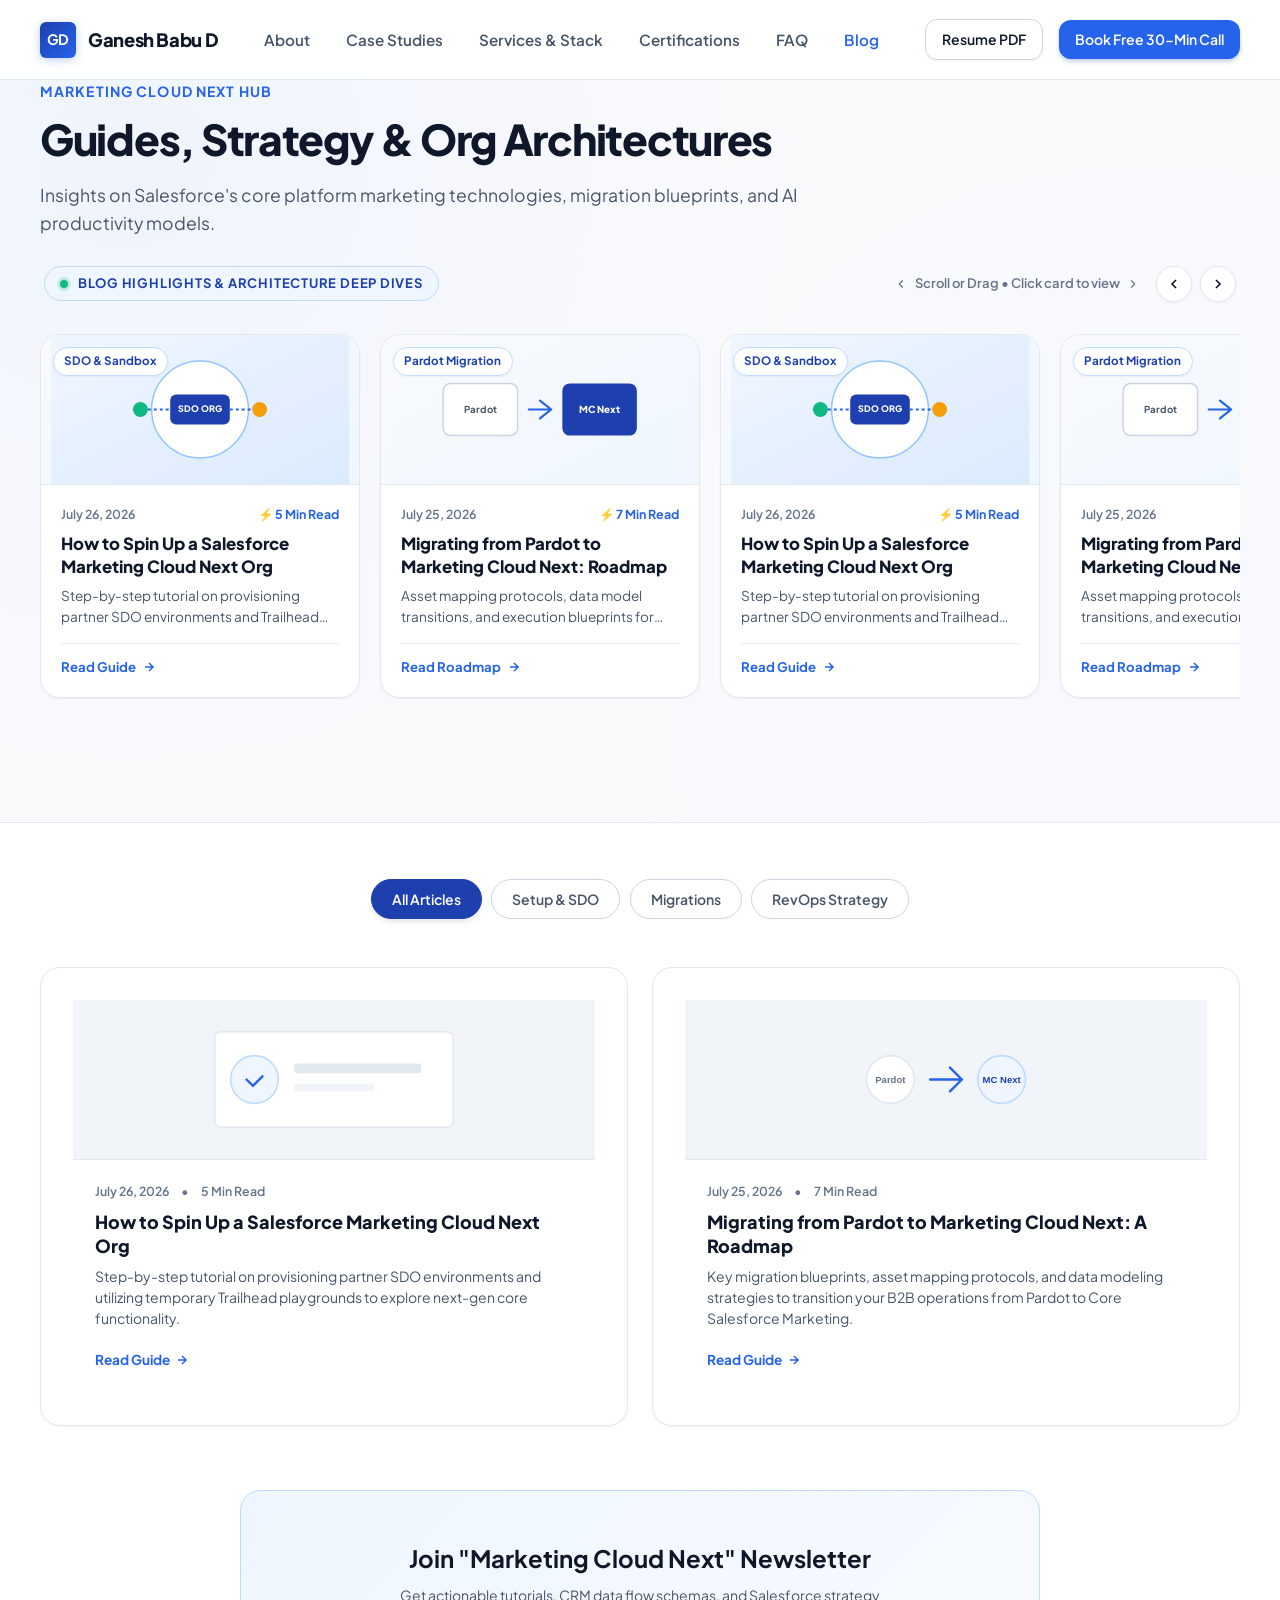
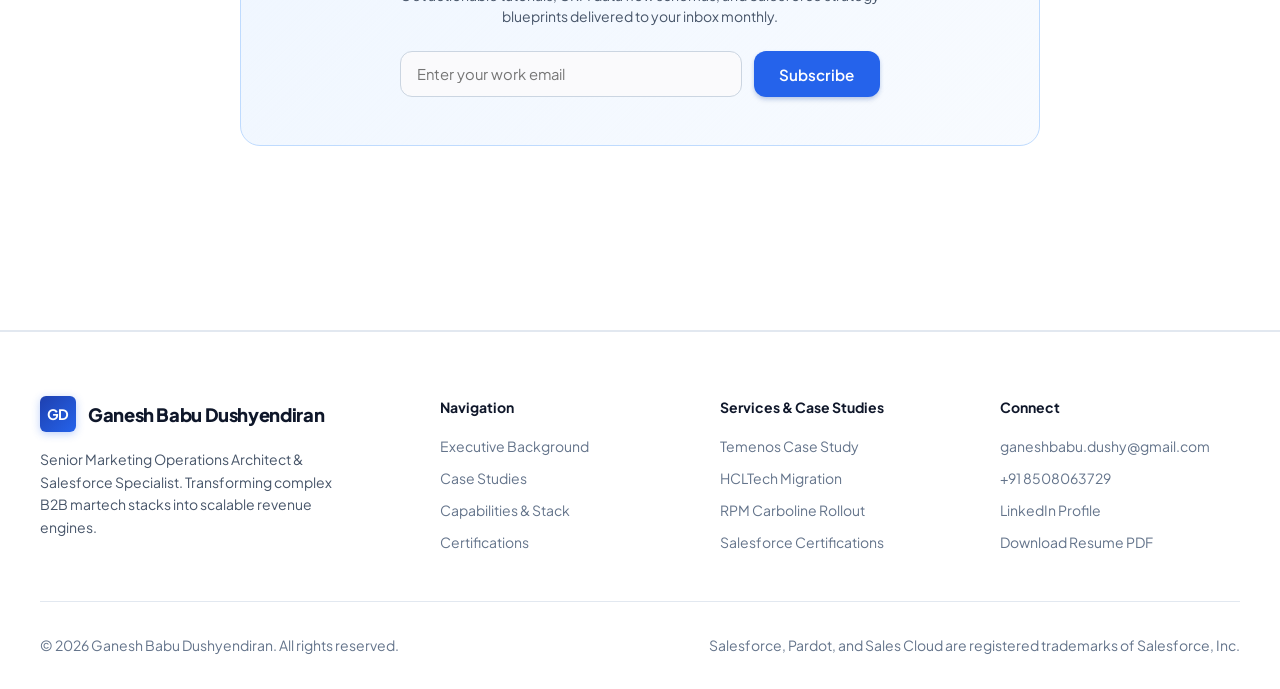
<file: marketing-cloud-next/index.html>
<!DOCTYPE html>
<html lang="en">
<head>
  <meta charset="UTF-8">
  <meta name="viewport" content="width=device-width, initial-scale=1.0">
  <title>Marketing Cloud Next | Blog & Thought Leadership - Ganesh Babu D</title>
  <meta name="description" content="Thought leadership, tutorials, and strategy guides on Salesforce Marketing Cloud Next, setup SDO platforms, and Pardot migrations by MarTech Architect Ganesh Babu D.">
  <meta name="keywords" content="Marketing Cloud Next, Salesforce Marketing Cloud Growth, SDO Setup, Partner SDO, Pardot Migration, Marketing Automation Blog, Revenue Operations, CRM Strategy">
  <meta name="author" content="Ganesh Babu Dushyendiran">
  
  <!-- Open Graph / Social Media -->
  <meta property="og:title" content="Marketing Cloud Next Hub | Ganesh Babu D">
  <meta property="og:description" content="Expert tutorials and strategy guides on Salesforce's next-generation marketing cloud platforms and Pardot migration frameworks.">
  <meta property="og:type" content="website">
  <meta property="og:image" content="../Ganesh Image 1.png">
  
  <!-- Typography Fonts -->
  <link rel="preconnect" href="https://fonts.googleapis.com">
  <link rel="preconnect" href="https://fonts.gstatic.com" crossorigin>
  <link href="https://fonts.googleapis.com/css2?family=JetBrains+Mono:wght@400;500;700&family=Plus+Jakarta+Sans:wght@400;500;600;700;800&display=swap" rel="stylesheet">
  
  <!-- Custom Stylesheet -->
  <link rel="stylesheet" href="../styles.css">
</head>
<body>

  <!-- ==========================================================================
       HEADER & NAVIGATION
       ========================================================================== -->
  <header class="navbar">
    <div class="container navbar-container">
      <a href="../index.html" class="brand-logo">
        <div class="brand-icon">GD</div>
        <span>Ganesh Babu D</span>
      </a>
      
      <ul class="nav-links">
        <li><a href="../index.html#about" class="nav-link">About</a></li>
        <li><a href="../index.html#projects" class="nav-link">Case Studies</a></li>
        <li><a href="../index.html#expertise" class="nav-link">Services & Stack</a></li>
        <li><a href="../index.html#certifications" class="nav-link">Certifications</a></li>
        <li><a href="../index.html#faq" class="nav-link">FAQ</a></li>
        <li><a href="#" class="nav-link active">Blog</a></li>
      </ul>

      <div class="nav-actions">
        <a href="../GaneshBabuDushyendiran_Resume.pdf" target="_blank" class="btn btn-secondary btn-sm">Resume PDF</a>
        <a href="#contact" class="btn btn-primary btn-sm open-modal">Book Free 30-Min Call</a>
        <button class="mobile-toggle" id="mobileToggle" aria-label="Toggle Navigation Menu">
          <span></span>
          <span></span>
          <span></span>
        </button>
      </div>
    </div>
  </header>

  <!-- Mobile Menu Drawer -->
  <div class="mobile-menu" id="mobileMenu">
    <a href="../index.html#about" class="nav-link">About</a>
    <a href="../index.html#projects" class="nav-link">Case Studies</a>
    <a href="../index.html#expertise" class="nav-link">Services & Stack</a>
    <a href="../index.html#certifications" class="nav-link">Certifications</a>
    <a href="../index.html#faq" class="nav-link">FAQ</a>
    <a href="#" class="nav-link active">Blog</a>
    <a href="../GaneshBabuDushyendiran_Resume.pdf" target="_blank" class="btn btn-secondary btn-sm">Download Resume</a>
    <a href="#contact" class="btn btn-primary btn-sm open-modal">Book Free 30-Min Call</a>
  </div>

  <!-- ==========================================================================
       BLOG HERO SECTION
       ========================================================================== -->
  <section class="blog-hero">
    <div class="container">
      <div class="section-header">
        <span class="section-subtitle">Marketing Cloud Next Hub</span>
        <h1 class="section-title">Guides, Strategy & Org Architectures</h1>
        <p class="section-description">
          Insights on Salesforce's core platform marketing technologies, migration blueprints, and AI productivity models.
        </p>
      </div>

      <!-- ==========================================================================
           CONTINUOUS HORIZONTAL CAROUSEL (BLOG HIGHLIGHTS)
           ========================================================================== -->
      <div class="blog-carousel-section">
        <div class="blog-carousel-header">
          <div class="carousel-tag">
            <span class="status-dot"></span> Blog Highlights & Architecture Deep Dives
          </div>
          <div class="carousel-controls">
            <span class="carousel-hint">
              <svg width="14" height="14" viewBox="0 0 24 24" fill="none" stroke="currentColor" stroke-width="2"><path d="M15 18l-6-6 6-6"/></svg>
              Scroll or Drag • Click card to view
              <svg width="14" height="14" viewBox="0 0 24 24" fill="none" stroke="currentColor" stroke-width="2"><path d="M9 18l6-6-6-6"/></svg>
            </span>
            <div class="carousel-nav">
              <button class="carousel-nav-btn" id="blogCarouselPrev" aria-label="Previous articles" title="Previous">
                <svg width="16" height="16" viewBox="0 0 24 24" fill="none" stroke="currentColor" stroke-width="2.5"><path d="M15 18l-6-6 6-6"/></svg>
              </button>
              <button class="carousel-nav-btn" id="blogCarouselNext" aria-label="Next articles" title="Next">
                <svg width="16" height="16" viewBox="0 0 24 24" fill="none" stroke="currentColor" stroke-width="2.5"><path d="M9 18l6-6-6-6"/></svg>
              </button>
            </div>
          </div>
        </div>

        <div class="blog-carousel-wrapper">
          <div class="blog-carousel-track">
            
            <!-- CARD 1 -->
            <a href="./articles/how-to-spin-up-marketing-cloud-next-org.html" class="carousel-card">
              <div class="carousel-graphic">
                <span class="carousel-badge">SDO & Sandbox</span>
                <svg viewBox="0 0 400 200" fill="none">
                  <rect width="400" height="200" fill="url(#grad1)"/>
                  <defs>
                    <linearGradient id="grad1" x1="0%" y1="0%" x2="100%" y2="100%">
                      <stop offset="0%" stop-color="#EFF6FF"/>
                      <stop offset="100%" stop-color="#DBEAFE"/>
                    </linearGradient>
                  </defs>
                  <circle cx="200" cy="100" r="65" fill="#FFFFFF" stroke="#93C5FD" stroke-width="2"/>
                  <rect x="160" y="80" width="80" height="40" rx="8" fill="#1E40AF"/>
                  <text x="200" y="104" fill="#FFFFFF" font-family="'Plus Jakarta Sans', sans-serif" font-weight="800" font-size="12" text-anchor="middle">SDO ORG</text>
                  <path d="M130 100h30M240 100h30" stroke="#2563EB" stroke-width="3" stroke-dasharray="4 4"/>
                  <circle cx="120" cy="100" r="10" fill="#10B981"/>
                  <circle cx="280" cy="100" r="10" fill="#F59E0B"/>
                </svg>
              </div>
              <div class="carousel-body">
                <div>
                  <div class="carousel-meta">
                    <span>July 26, 2026</span>
                    <span class="carousel-readtime">⚡ 5 Min Read</span>
                  </div>
                  <h3 class="carousel-title">How to Spin Up a Salesforce Marketing Cloud Next Org</h3>
                  <p class="carousel-excerpt">Step-by-step tutorial on provisioning partner SDO environments and Trailhead playgrounds.</p>
                </div>
                <div class="carousel-footer">
                  <span class="carousel-link-btn">
                    Read Guide
                    <svg width="14" height="14" viewBox="0 0 24 24" fill="none" stroke="currentColor" stroke-width="2.5"><path d="M5 12h14M12 5l7 7-7 7"/></svg>
                  </span>
                </div>
              </div>
            </a>

            <!-- CARD 2 -->
            <a href="./articles/migrating-from-pardot-to-marketing-cloud-next.html" class="carousel-card">
              <div class="carousel-graphic">
                <span class="carousel-badge">Pardot Migration</span>
                <svg viewBox="0 0 400 200" fill="none">
                  <rect width="400" height="200" fill="url(#grad2)"/>
                  <defs>
                    <linearGradient id="grad2" x1="0%" y1="0%" x2="100%" y2="100%">
                      <stop offset="0%" stop-color="#F8FAFC"/>
                      <stop offset="100%" stop-color="#EFF6FF"/>
                    </linearGradient>
                  </defs>
                  <rect x="70" y="65" width="100" height="70" rx="10" fill="#FFFFFF" stroke="#CBD5E1" stroke-width="2"/>
                  <text x="120" y="105" fill="#475569" font-family="'Plus Jakarta Sans', sans-serif" font-weight="700" font-size="13" text-anchor="middle">Pardot</text>
                  <path d="M185 100h30M200 88l15 12-15 12" stroke="#2563EB" stroke-width="3" stroke-linecap="round" stroke-linejoin="round"/>
                  <rect x="230" y="65" width="100" height="70" rx="10" fill="#1E40AF"/>
                  <text x="280" y="105" fill="#FFFFFF" font-family="'Plus Jakarta Sans', sans-serif" font-weight="800" font-size="13" text-anchor="middle">MC Next</text>
                </svg>
              </div>
              <div class="carousel-body">
                <div>
                  <div class="carousel-meta">
                    <span>July 25, 2026</span>
                    <span class="carousel-readtime">⚡ 7 Min Read</span>
                  </div>
                  <h3 class="carousel-title">Migrating from Pardot to Marketing Cloud Next: Roadmap</h3>
                  <p class="carousel-excerpt">Asset mapping protocols, data model transitions, and execution blueprints for B2B ops.</p>
                </div>
                <div class="carousel-footer">
                  <span class="carousel-link-btn">
                    Read Roadmap
                    <svg width="14" height="14" viewBox="0 0 24 24" fill="none" stroke="currentColor" stroke-width="2.5"><path d="M5 12h14M12 5l7 7-7 7"/></svg>
                  </span>
                </div>
              </div>
            </a>

            <!-- DUPLICATED SET (CARDS 1 & 2) FOR CONTINUOUS INFINITE SCROLL -->

            <!-- CARD 1 DUP -->
            <a href="./articles/how-to-spin-up-marketing-cloud-next-org.html" class="carousel-card">
              <div class="carousel-graphic">
                <span class="carousel-badge">SDO & Sandbox</span>
                <svg viewBox="0 0 400 200" fill="none">
                  <rect width="400" height="200" fill="url(#grad1_d)"/>
                  <defs>
                    <linearGradient id="grad1_d" x1="0%" y1="0%" x2="100%" y2="100%">
                      <stop offset="0%" stop-color="#EFF6FF"/>
                      <stop offset="100%" stop-color="#DBEAFE"/>
                    </linearGradient>
                  </defs>
                  <circle cx="200" cy="100" r="65" fill="#FFFFFF" stroke="#93C5FD" stroke-width="2"/>
                  <rect x="160" y="80" width="80" height="40" rx="8" fill="#1E40AF"/>
                  <text x="200" y="104" fill="#FFFFFF" font-family="'Plus Jakarta Sans', sans-serif" font-weight="800" font-size="12" text-anchor="middle">SDO ORG</text>
                  <path d="M130 100h30M240 100h30" stroke="#2563EB" stroke-width="3" stroke-dasharray="4 4"/>
                  <circle cx="120" cy="100" r="10" fill="#10B981"/>
                  <circle cx="280" cy="100" r="10" fill="#F59E0B"/>
                </svg>
              </div>
              <div class="carousel-body">
                <div>
                  <div class="carousel-meta">
                    <span>July 26, 2026</span>
                    <span class="carousel-readtime">⚡ 5 Min Read</span>
                  </div>
                  <h3 class="carousel-title">How to Spin Up a Salesforce Marketing Cloud Next Org</h3>
                  <p class="carousel-excerpt">Step-by-step tutorial on provisioning partner SDO environments and Trailhead playgrounds.</p>
                </div>
                <div class="carousel-footer">
                  <span class="carousel-link-btn">
                    Read Guide
                    <svg width="14" height="14" viewBox="0 0 24 24" fill="none" stroke="currentColor" stroke-width="2.5"><path d="M5 12h14M12 5l7 7-7 7"/></svg>
                  </span>
                </div>
              </div>
            </a>

            <!-- CARD 2 DUP -->
            <a href="./articles/migrating-from-pardot-to-marketing-cloud-next.html" class="carousel-card">
              <div class="carousel-graphic">
                <span class="carousel-badge">Pardot Migration</span>
                <svg viewBox="0 0 400 200" fill="none">
                  <rect width="400" height="200" fill="url(#grad2_d)"/>
                  <defs>
                    <linearGradient id="grad2_d" x1="0%" y1="0%" x2="100%" y2="100%">
                      <stop offset="0%" stop-color="#F8FAFC"/>
                      <stop offset="100%" stop-color="#EFF6FF"/>
                    </linearGradient>
                  </defs>
                  <rect x="70" y="65" width="100" height="70" rx="10" fill="#FFFFFF" stroke="#CBD5E1" stroke-width="2"/>
                  <text x="120" y="105" fill="#475569" font-family="'Plus Jakarta Sans', sans-serif" font-weight="700" font-size="13" text-anchor="middle">Pardot</text>
                  <path d="M185 100h30M200 88l15 12-15 12" stroke="#2563EB" stroke-width="3" stroke-linecap="round" stroke-linejoin="round"/>
                  <rect x="230" y="65" width="100" height="70" rx="10" fill="#1E40AF"/>
                  <text x="280" y="105" fill="#FFFFFF" font-family="'Plus Jakarta Sans', sans-serif" font-weight="800" font-size="13" text-anchor="middle">MC Next</text>
                </svg>
              </div>
              <div class="carousel-body">
                <div>
                  <div class="carousel-meta">
                    <span>July 25, 2026</span>
                    <span class="carousel-readtime">⚡ 7 Min Read</span>
                  </div>
                  <h3 class="carousel-title">Migrating from Pardot to Marketing Cloud Next: Roadmap</h3>
                  <p class="carousel-excerpt">Asset mapping protocols, data model transitions, and execution blueprints for B2B ops.</p>
                </div>
                <div class="carousel-footer">
                  <span class="carousel-link-btn">
                    Read Roadmap
                    <svg width="14" height="14" viewBox="0 0 24 24" fill="none" stroke="currentColor" stroke-width="2.5"><path d="M5 12h14M12 5l7 7-7 7"/></svg>
                  </span>
                </div>
              </div>
            </a>

          </div>
        </div>
      </div>
    </div>
  </section>

  <!-- ==========================================================================
       ARTICLES MATRIX GRID
       ========================================================================== -->
  <section style="background-color: var(--bg-surface); padding-top: 3.5rem;">
    <div class="container">
      <div class="expertise-tabs">
        <button class="tab-btn active" data-filter="all">All Articles</button>
        <button class="tab-btn" data-filter="setup">Setup & SDO</button>
        <button class="tab-btn" data-filter="migration">Migrations</button>
        <button class="tab-btn" data-filter="strategy">RevOps Strategy</button>
      </div>

      <div class="article-grid">
        <!-- Article Card 1 -->
        <div class="article-card expertise-card" data-category="setup">
          <div class="article-thumb">
            <!-- Inline SVG Illustration -->
            <svg style="width:100%; height:100%;" viewBox="0 0 400 200" fill="none">
              <rect width="400" height="200" fill="#F1F5F9"/>
              <rect x="50" y="40" width="300" height="120" rx="8" fill="#FFF" stroke="#E2E8F0" stroke-width="2"/>
              <circle cx="100" cy="100" r="30" fill="#EFF6FF" stroke="#BFDBFE" stroke-width="2"/>
              <path d="M90 100l8 8 12-12" stroke="#2563EB" stroke-width="3" stroke-linecap="round"/>
              <rect x="150" y="80" width="160" height="12" rx="4" fill="#E2E8F0"/>
              <rect x="150" y="105" width="100" height="10" rx="3" fill="#F1F5F9"/>
            </svg>
          </div>
          <div class="article-content">
            <div>
              <div class="article-meta">
                <span>July 26, 2026</span>
                <span>•</span>
                <span>5 Min Read</span>
              </div>
              <a href="./articles/how-to-spin-up-marketing-cloud-next-org.html" class="article-title-link">How to Spin Up a Salesforce Marketing Cloud Next Org</a>
              <p class="article-excerpt">Step-by-step tutorial on provisioning partner SDO environments and utilizing temporary Trailhead playgrounds to explore next-gen core functionality.</p>
            </div>
            <a href="./articles/how-to-spin-up-marketing-cloud-next-org.html" class="read-more-btn">
              Read Guide
              <svg width="14" height="14" viewBox="0 0 24 24" fill="none" stroke="currentColor" stroke-width="2.5"><path d="M5 12h14M12 5l7 7-7 7"/></svg>
            </a>
          </div>
        </div>

        <!-- Article Card 2 -->
        <div class="article-card expertise-card" data-category="migration">
          <div class="article-thumb">
            <!-- Inline SVG Illustration -->
            <svg style="width:100%; height:100%;" viewBox="0 0 400 200" fill="none">
              <rect width="400" height="200" fill="#F1F5F9"/>
              <circle cx="130" cy="100" r="30" fill="#FFF" stroke="#E2E8F0" stroke-width="2"/>
              <circle cx="270" cy="100" r="30" fill="#EFF6FF" stroke="#BFDBFE" stroke-width="2"/>
              <path d="M180 100h40M205 85l15 15-15 15" stroke="#2563EB" stroke-width="3" stroke-linecap="round" stroke-linejoin="round"/>
              <text x="130" y="105" fill="#64748B" font-family="sans-serif" font-weight="700" font-size="12" text-anchor="middle">Pardot</text>
              <text x="270" y="105" fill="#1E40AF" font-family="sans-serif" font-weight="700" font-size="12" text-anchor="middle">MC Next</text>
            </svg>
          </div>
          <div class="article-content">
            <div>
              <div class="article-meta">
                <span>July 25, 2026</span>
                <span>•</span>
                <span>7 Min Read</span>
              </div>
              <a href="./articles/migrating-from-pardot-to-marketing-cloud-next.html" class="article-title-link">Migrating from Pardot to Marketing Cloud Next: A Roadmap</a>
              <p class="article-excerpt">Key migration blueprints, asset mapping protocols, and data modeling strategies to transition your B2B operations from Pardot to Core Salesforce Marketing.</p>
            </div>
            <a href="./articles/migrating-from-pardot-to-marketing-cloud-next.html" class="read-more-btn">
              Read Guide
              <svg width="14" height="14" viewBox="0 0 24 24" fill="none" stroke="currentColor" stroke-width="2.5"><path d="M5 12h14M12 5l7 7-7 7"/></svg>
            </a>
          </div>
        </div>
      </div>

      <!-- NEWSLETTER BOX -->
      <div class="newsletter-card">
        <h3 class="service-box-title" style="font-size: 1.5rem; margin-bottom: 0.5rem;">Join "Marketing Cloud Next" Newsletter</h3>
        <p class="article-excerpt" style="margin-bottom: 1rem; max-width: 520px; margin-left: auto; margin-right: auto;">
          Get actionable tutorials, CRM data flow schemas, and Salesforce strategy blueprints delivered to your inbox monthly.
        </p>
        <form class="newsletter-form" action="https://formspree.io/f/mnjeogjk" method="POST">
          <input type="email" name="newsletterEmail" class="form-input" placeholder="Enter your work email" required style="flex-grow: 1;">
          <button type="submit" class="btn btn-primary">Subscribe</button>
        </form>
      </div>
    </div>
  </section>

  <!-- ==========================================================================
       MINIMAL EXECUTIVE FOOTER
       ========================================================================== -->
  <footer>
    <div class="container">
      <div class="footer-grid">
        <div class="footer-brand">
          <div class="brand-logo">
            <div class="brand-icon">GD</div>
            <span>Ganesh Babu Dushyendiran</span>
          </div>
          <p class="footer-desc">
            Senior Marketing Operations Architect & Salesforce Specialist. Transforming complex B2B martech stacks into scalable revenue engines.
          </p>
        </div>

        <div>
          <h4 class="footer-col-title">Navigation</h4>
          <ul class="footer-links">
            <li><a href="../index.html#about">Executive Background</a></li>
            <li><a href="../index.html#projects">Case Studies</a></li>
            <li><a href="../index.html#expertise">Capabilities & Stack</a></li>
            <li><a href="../index.html#certifications">Certifications</a></li>
          </ul>
        </div>

        <div>
          <h4 class="footer-col-title">Services & Case Studies</h4>
          <ul class="footer-links">
            <li><a href="../index.html#projects">Temenos Case Study</a></li>
            <li><a href="../index.html#projects">HCLTech Migration</a></li>
            <li><a href="../index.html#projects">RPM Carboline Rollout</a></li>
            <li><a href="../index.html#certifications">Salesforce Certifications</a></li>
          </ul>
        </div>

        <div>
          <h4 class="footer-col-title">Connect</h4>
          <ul class="footer-links">
            <li><a href="mailto:ganeshbabu.dushy@gmail.com">ganeshbabu.dushy@gmail.com</a></li>
            <li><a href="tel:+918508063729">+91 8508063729</a></li>
            <li><a href="https://www.linkedin.com/in/ganesh-babu-d-6263b810a" target="_blank">LinkedIn Profile</a></li>
            <li><a href="../GaneshBabuDushyendiran_Resume.pdf" target="_blank">Download Resume PDF</a></li>
          </ul>
        </div>
      </div>

      <div class="footer-bottom">
        <span>© 2026 Ganesh Babu Dushyendiran. All rights reserved.</span>
        <span>Salesforce, Pardot, and Sales Cloud are registered trademarks of Salesforce, Inc.</span>
      </div>
    </div>
  </footer>

  <!-- DISCOVERY CALL MODAL (Formspree Integration) -->
  <div class="modal-overlay" id="discoveryModal">
    <div class="modal-box">
      <span class="modal-close" id="closeModal">&times;</span>
      <h3 class="modal-title">Book a Free 30-Minute Strategy Call</h3>
      <p class="modal-sub">Schedule a complimentary 30-minute 1-on-1 consultation with Ganesh to review your MarTech & RevOps architecture.</p>

      <form action="https://formspree.io/f/mnjeogjk" method="POST" id="discoveryForm">
        <div class="form-group">
          <label class="form-label" for="fullName">Full Name</label>
          <input type="text" id="fullName" name="fullName" class="form-input" placeholder="e.g. Sarah Jenkins" required>
        </div>

        <div class="form-group">
          <label class="form-label" for="workEmail">Work Email</label>
          <input type="email" id="workEmail" name="workEmail" class="form-input" placeholder="e.g. sarah@company.com" required>
        </div>

        <div class="form-group">
          <label class="form-label" for="companyName">Company</label>
          <input type="text" id="companyName" name="companyName" class="form-input" placeholder="e.g. Acme Corp" required>
        </div>

        <div class="form-group">
          <label class="form-label" for="serviceInterest">Primary Discussion Topic</label>
          <select id="serviceInterest" name="discussionTopic" class="form-select" required>
            <option value="pardot">Salesforce Pardot Implementation / Migration</option>
            <option value="abm">ABM Platforms (Demandbase & Dreamdata Setup)</option>
            <option value="revops">Revenue Operations & Lead Lifecycle Design</option>
            <option value="salesforce">Salesforce Sales Cloud Architecture</option>
            <option value="hubspot">HubSpot CRM & Automation Setup</option>
            <option value="ai">AI Enablement & Data Enrichment (Clay)</option>
            <option value="audit">MarTech Stack Audit & Sync Optimization</option>
          </select>
        </div>

        <div class="form-group">
          <label class="form-label" for="projectOverview">Project Goals / Questions for Call</label>
          <textarea id="projectOverview" name="projectOverview" class="form-textarea" rows="3" placeholder="Briefly share your current challenges or questions for our 30-minute call..."></textarea>
        </div>

        <button type="submit" class="btn btn-primary" style="width: 100%; margin-top: 0.5rem;">
          Schedule Free 30-Min Call
        </button>
      </form>
    </div>
  </div>

  <!-- Modular Script File -->
  <script src="../script.js"></script>
</body>
</html>
</file>
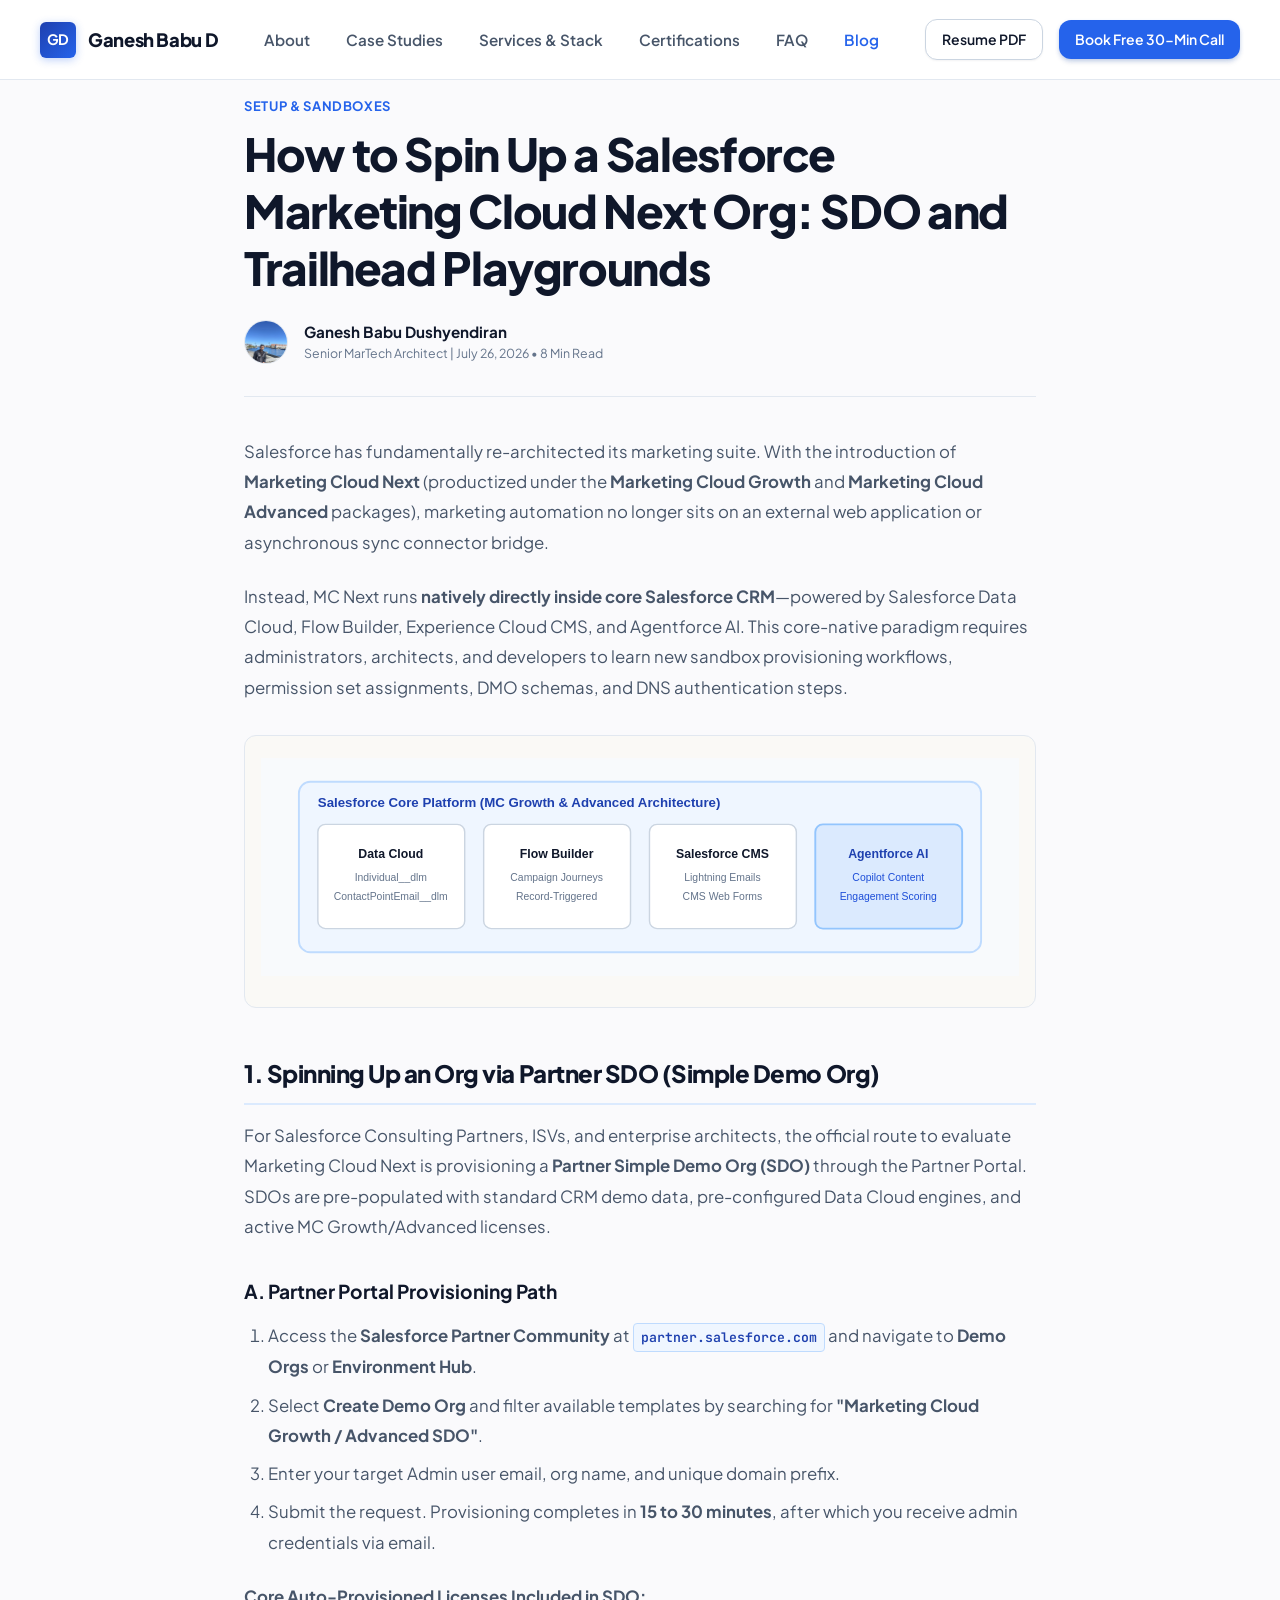
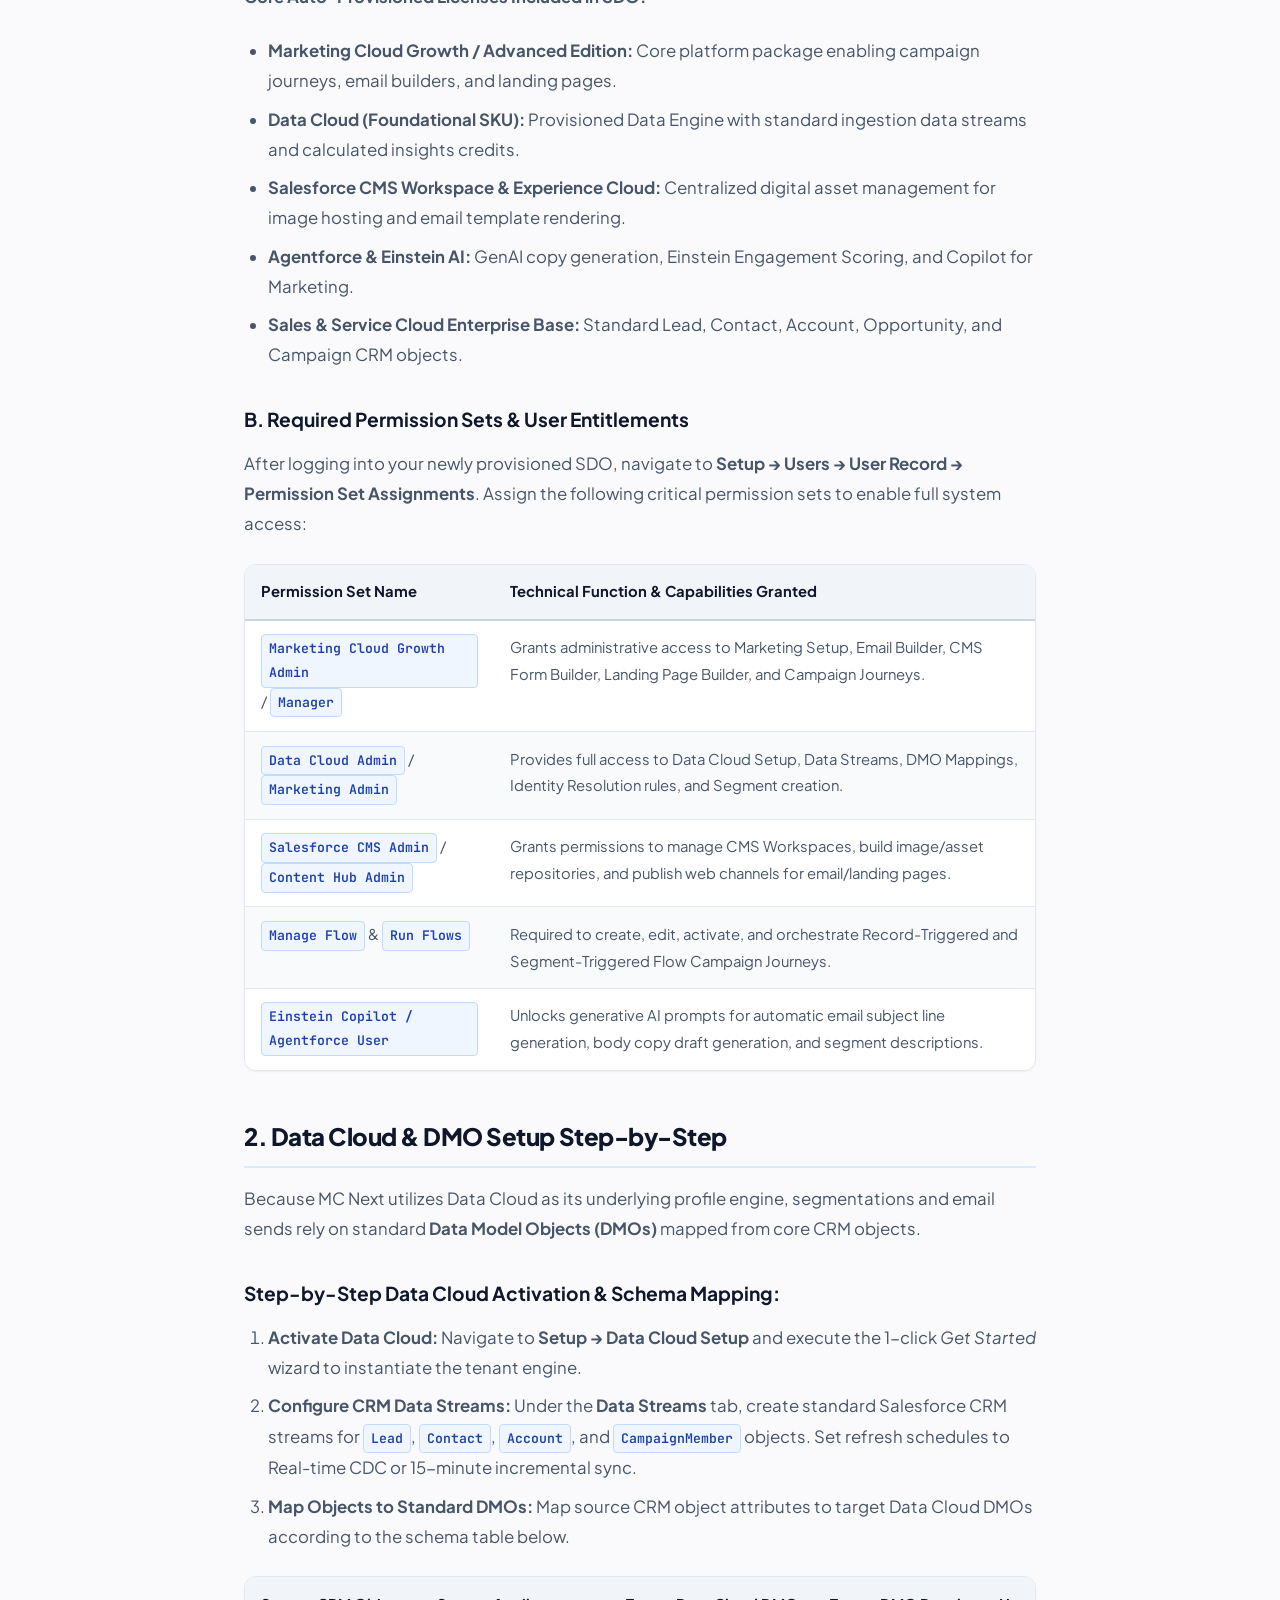
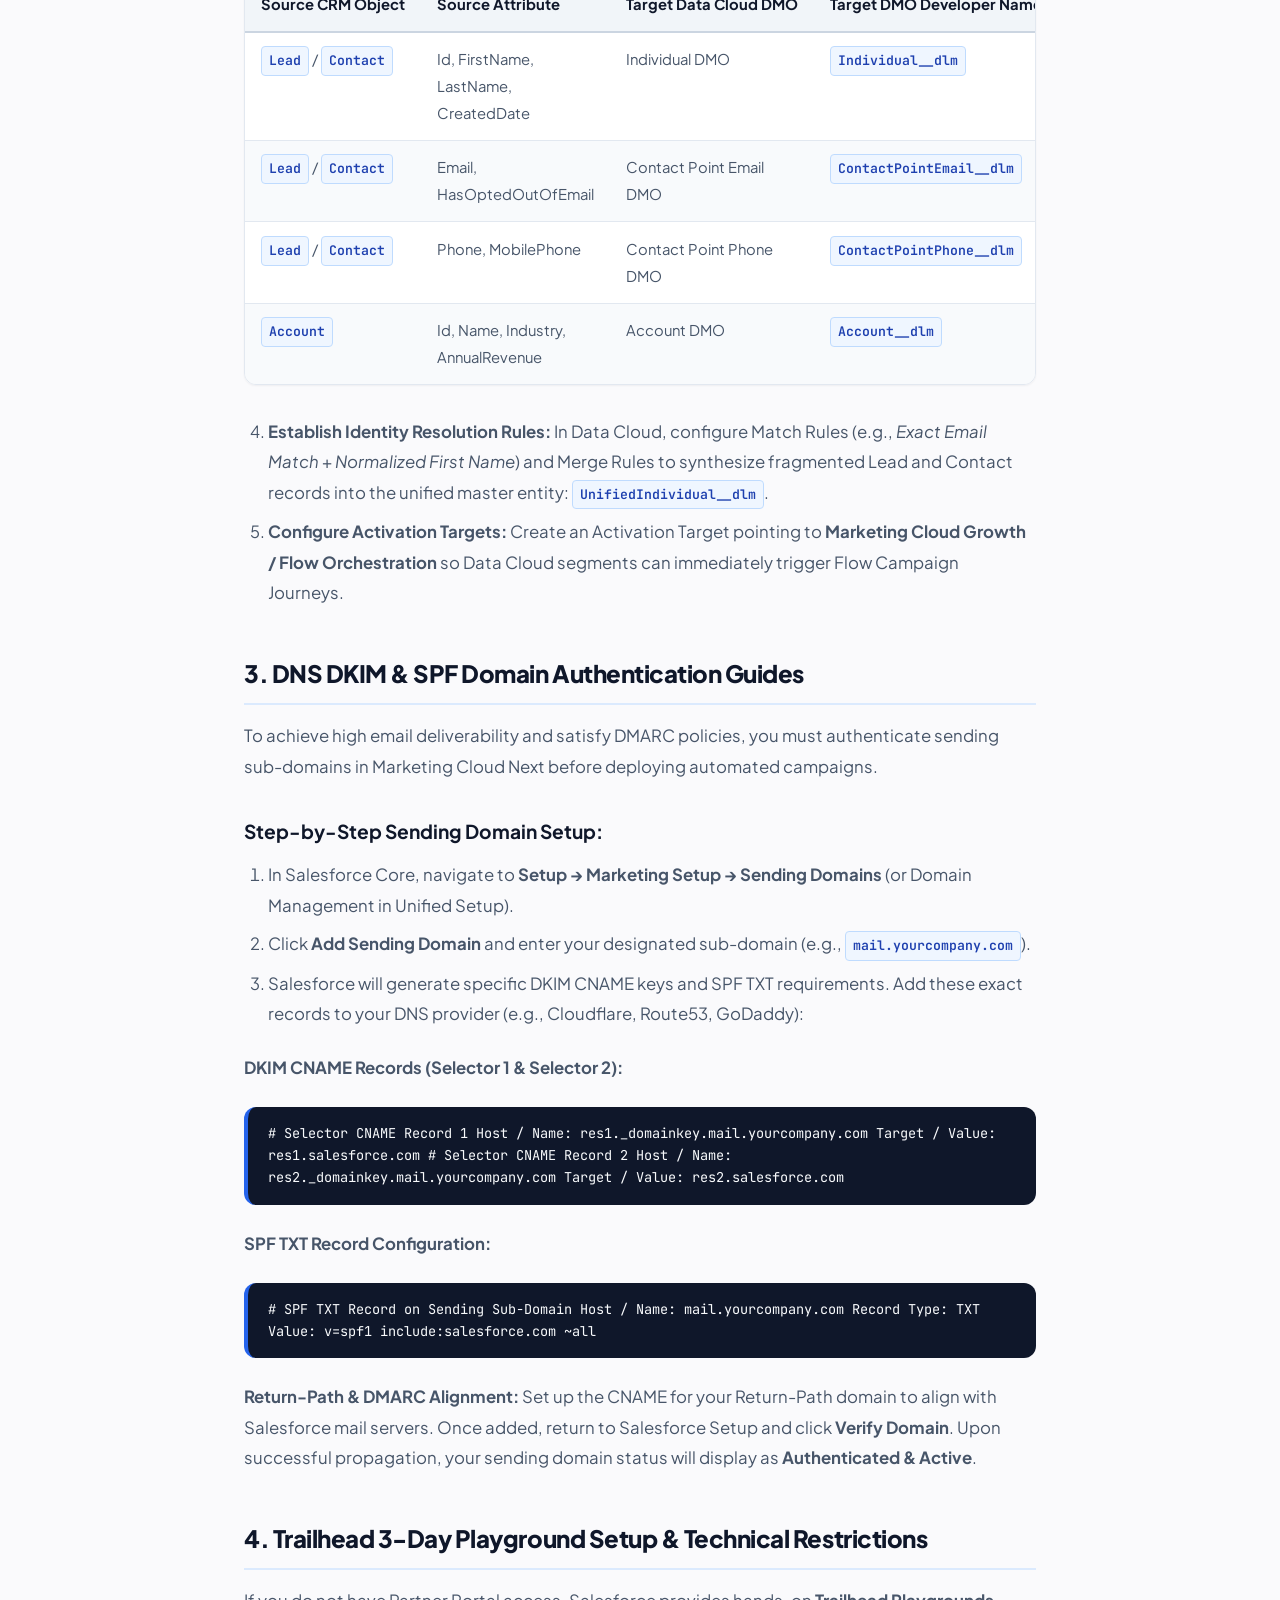
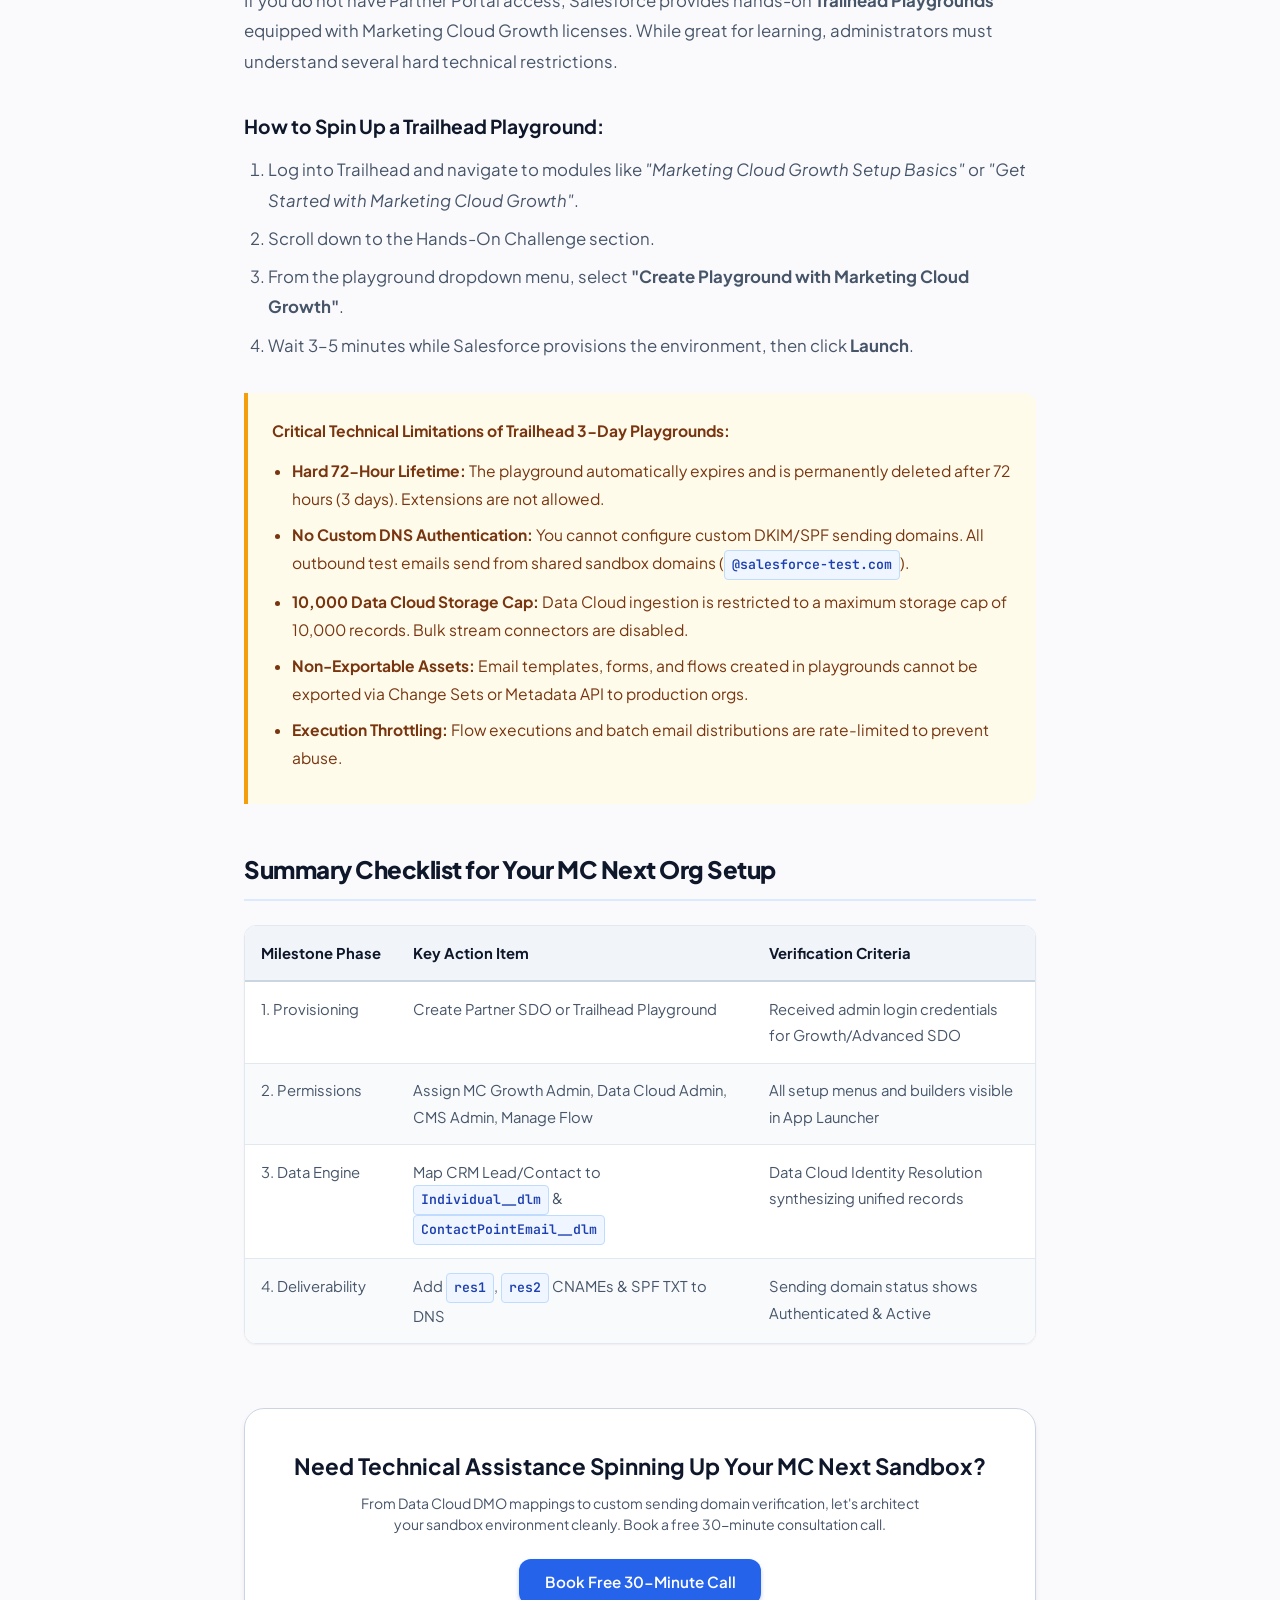
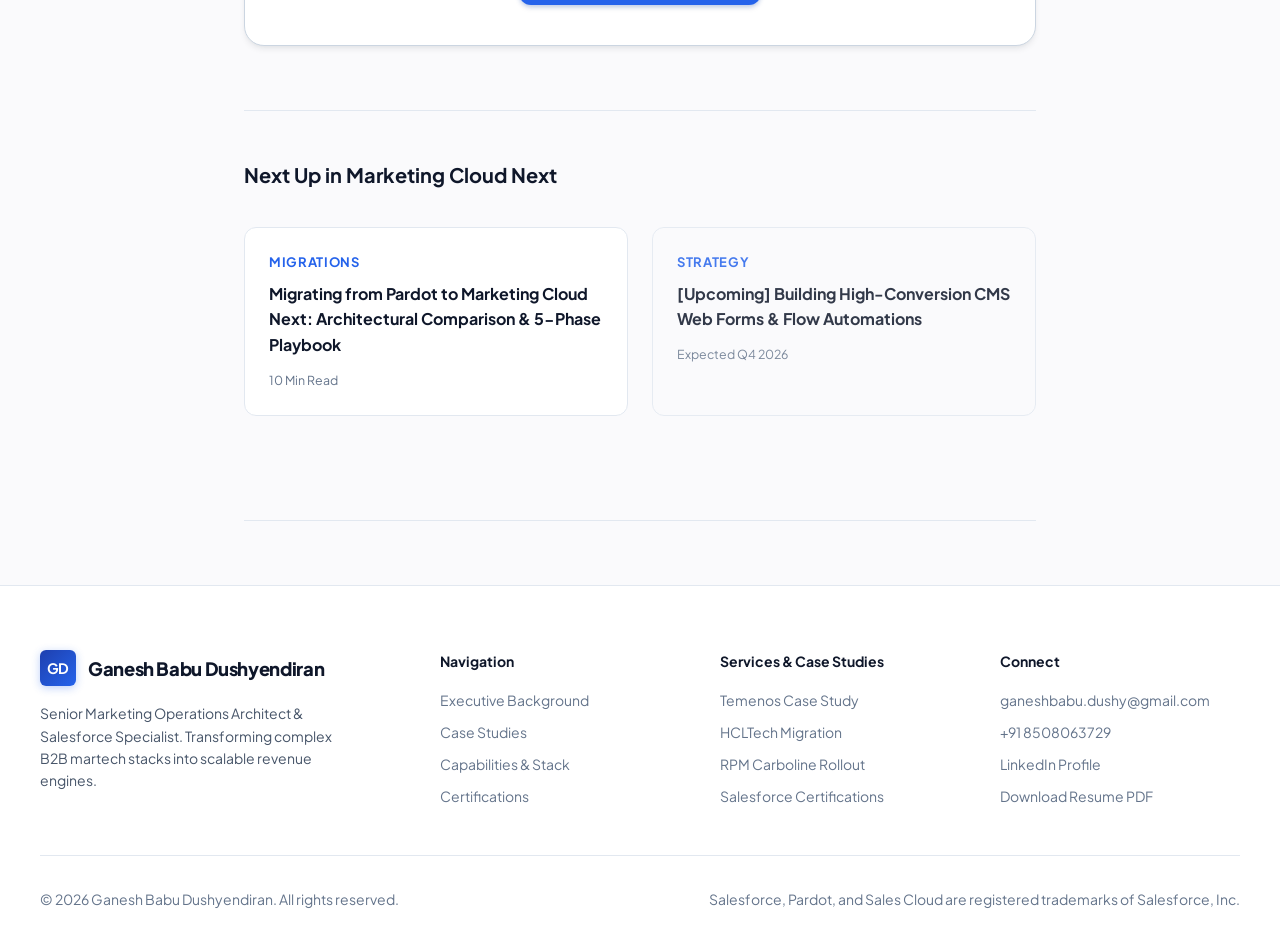
<file: marketing-cloud-next/articles/how-to-spin-up-marketing-cloud-next-org.html>
<!DOCTYPE html>
<html lang="en">
<head>
  <meta charset="UTF-8">
  <meta name="viewport" content="width=device-width, initial-scale=1.0">
  <title>How to Spin Up a Marketing Cloud Next Org: SDO & Trailhead Playground Guide</title>
  <meta name="description" content="Complete step-by-step technical guide for Salesforce partners and developers to spin up a Marketing Cloud Next (Growth/Advanced) org, configure Data Cloud DMO mappings, assign permission sets, and set up DNS domain authentication.">
  <meta name="keywords" content="Marketing Cloud Next, Salesforce Marketing Cloud Growth, Spin Up MC Next Org, Salesforce Partner SDO, Data Cloud DMO Mapping, DKIM SPF DNS, Permission Sets">
  <meta name="author" content="Ganesh Babu Dushyendiran">
  
  <!-- Open Graph / Social Media -->
  <meta property="og:title" content="How to Spin Up a Marketing Cloud Next Org - Technical Setup Guide">
  <meta property="og:description" content="Step-by-step SDO provisioning, Data Cloud DMO mappings (Individual__dlm, ContactPointEmail__dlm), permission sets, and DNS domain verification for Marketing Cloud Next.">
  <meta property="og:type" content="article">
  <meta property="og:image" content="../../Ganesh Image 1.png">
  
  <!-- Typography Fonts -->
  <link rel="preconnect" href="https://fonts.googleapis.com">
  <link rel="preconnect" href="https://fonts.gstatic.com" crossorigin>
  <link href="https://fonts.googleapis.com/css2?family=JetBrains+Mono:wght@400;500;700&family=Plus+Jakarta+Sans:wght@400;500;600;700;800&display=swap" rel="stylesheet">
  
  <!-- Custom Stylesheet -->
  <link rel="stylesheet" href="../../styles.css">
  
  <style>
    .scroll-progress-container {
      position: fixed;
      top: 0;
      left: 0;
      width: 100%;
      height: 4px;
      z-index: 1010;
      background-color: transparent;
    }
    .scroll-progress-bar {
      height: 100%;
      width: 0%;
      background-color: var(--brand-accent);
      transition: width 0.1s ease-out;
    }
    .article-container {
      max-width: 840px;
      margin: 0 auto;
      padding: 6rem 1.5rem 4rem 1.5rem;
    }
    .article-header {
      margin-bottom: 2.5rem;
      border-bottom: 1px solid var(--border-subtle);
      padding-bottom: 2rem;
    }
    .article-category {
      font-size: 0.8125rem;
      font-weight: 700;
      text-transform: uppercase;
      color: var(--brand-accent);
      letter-spacing: 0.05em;
      margin-bottom: 0.5rem;
      display: block;
    }
    .article-h1 {
      font-size: 2.25rem;
      font-weight: 800;
      line-height: 1.25;
      letter-spacing: -0.03em;
      color: var(--text-primary);
      margin-bottom: 1rem;
    }
    @media (min-width: 768px) {
      .article-h1 {
        font-size: 2.85rem;
      }
    }
    .article-author-card {
      display: flex;
      align-items: center;
      gap: 1rem;
      margin-top: 1.5rem;
    }
    .author-img {
      width: 44px;
      height: 44px;
      border-radius: 50%;
      overflow: hidden;
      border: 1px solid var(--border-subtle);
      background-color: var(--bg-subtle);
    }
    .author-img img {
      width: 100%;
      height: 100%;
      object-fit: cover;
    }
    .author-info {
      display: flex;
      flex-direction: column;
    }
    .author-name {
      font-size: 0.95rem;
      font-weight: 700;
      color: var(--text-primary);
    }
    .author-title {
      font-size: 0.775rem;
      color: var(--text-tertiary);
    }
    .article-body {
      font-size: 1.05rem;
      color: var(--text-secondary);
      line-height: 1.8;
    }
    .article-body p {
      margin-bottom: 1.5rem;
    }
    .article-body h2 {
      font-size: 1.5rem;
      font-weight: 800;
      color: var(--text-primary);
      margin: 2.75rem 0 1rem 0;
      letter-spacing: -0.02em;
      border-bottom: 2px solid var(--bg-accent-subtle);
      padding-bottom: 0.5rem;
    }
    .article-body h3 {
      font-size: 1.2rem;
      font-weight: 700;
      color: var(--text-primary);
      margin: 2rem 0 0.75rem 0;
    }
    .article-body ul, .article-body ol {
      margin: 0 0 1.5rem 1.5rem;
    }
    .article-body li {
      margin-bottom: 0.5rem;
    }
    .illustration-box {
      border: 1px solid var(--border-subtle);
      border-radius: var(--radius-md);
      overflow: hidden;
      margin: 2rem 0;
      background-color: #FAF9F6;
      padding: 1rem;
    }
    .code-badge {
      font-family: var(--font-mono);
      font-size: 0.825rem;
      background-color: #EFF6FF;
      color: #1E40AF;
      padding: 2px 7px;
      border-radius: 4px;
      border: 1px solid #BFDBFE;
      font-weight: 600;
      display: inline-block;
    }
    .dns-code-block {
      background-color: var(--text-primary);
      color: #F8FAFC;
      font-family: var(--font-mono);
      font-size: 0.85rem;
      padding: 1rem 1.25rem;
      border-radius: var(--radius-md);
      overflow-x: auto;
      margin: 1rem 0 1.5rem 0;
      border-left: 4px solid var(--brand-accent);
      line-height: 1.6;
    }
    .tech-table-wrapper {
      overflow-x: auto;
      margin: 1.5rem 0 2rem 0;
      border: 1px solid var(--border-subtle);
      border-radius: var(--radius-md);
      box-shadow: var(--shadow-sm);
    }
    .tech-table {
      width: 100%;
      border-collapse: collapse;
      background-color: var(--bg-surface);
      font-size: 0.925rem;
      text-align: left;
    }
    .tech-table th {
      background-color: var(--bg-subtle);
      color: var(--text-primary);
      font-weight: 700;
      padding: 0.85rem 1rem;
      border-bottom: 2px solid var(--border-strong);
      white-space: nowrap;
    }
    .tech-table td {
      padding: 0.85rem 1rem;
      border-bottom: 1px solid var(--border-subtle);
      color: var(--text-secondary);
      vertical-align: top;
    }
    .tech-table tr:last-child td {
      border-bottom: none;
    }
    .tech-table tr:nth-child(even) {
      background-color: #F8FAFC;
    }
    .callout-box {
      padding: 1.5rem;
      background-color: var(--bg-accent-light);
      border-left: 4px solid var(--brand-accent);
      border-radius: 0 var(--radius-md) var(--radius-md) 0;
      margin: 2rem 0;
      font-size: 0.975rem;
      color: var(--text-primary);
    }
    .callout-box-warning {
      background-color: #FFFBEB;
      border-left-color: #F59E0B;
      color: #78350F;
    }
    .step-badge {
      display: inline-flex;
      align-items: center;
      justify-content: center;
      width: 24px;
      height: 24px;
      border-radius: 50%;
      background-color: var(--brand-accent);
      color: #FFF;
      font-size: 0.8rem;
      font-weight: 700;
      margin-right: 0.5rem;
    }
    .article-footer-cta {
      background-color: var(--bg-surface);
      border: 1px solid var(--border-strong);
      border-radius: var(--radius-lg);
      padding: 2.5rem;
      text-align: center;
      margin-top: 4rem;
      box-shadow: var(--shadow-md);
    }
    .related-articles-section {
      border-top: 1px solid var(--border-subtle);
      padding-top: 3rem;
      margin-top: 4rem;
    }
    .related-grid {
      display: grid;
      grid-template-columns: 1fr;
      gap: 1.5rem;
      margin-top: 1.5rem;
    }
    @media (min-width: 640px) {
      .related-grid {
        grid-template-columns: repeat(2, 1fr);
      }
    }
    .related-card {
      background-color: var(--bg-surface);
      border: 1px solid var(--border-subtle);
      border-radius: var(--radius-md);
      padding: 1.5rem;
      transition: all var(--transition-fast);
    }
    .related-card:hover {
      border-color: var(--border-accent);
      box-shadow: var(--shadow-sm);
      transform: translateY(-2px);
    }
    .related-title {
      font-size: 1rem;
      font-weight: 700;
      color: var(--text-primary);
      margin-bottom: 0.5rem;
      display: block;
    }
  </style>
</head>
<body>

  <!-- Scroll Progress Indicator -->
  <div class="scroll-progress-container">
    <div class="scroll-progress-bar" id="progressBar"></div>
  </div>

  <!-- ==========================================================================
       HEADER & NAVIGATION
       ========================================================================== -->
  <header class="navbar">
    <div class="container navbar-container">
      <a href="../../index.html" class="brand-logo">
        <div class="brand-icon">GD</div>
        <span>Ganesh Babu D</span>
      </a>
      
      <ul class="nav-links">
        <li><a href="../../index.html#about" class="nav-link">About</a></li>
        <li><a href="../../index.html#projects" class="nav-link">Case Studies</a></li>
        <li><a href="../../index.html#expertise" class="nav-link">Services & Stack</a></li>
        <li><a href="../../index.html#certifications" class="nav-link">Certifications</a></li>
        <li><a href="../../index.html#faq" class="nav-link">FAQ</a></li>
        <li><a href="../index.html" class="nav-link active">Blog</a></li>
      </ul>

      <div class="nav-actions">
        <a href="../../GaneshBabuDushyendiran_Resume.pdf" target="_blank" class="btn btn-secondary btn-sm">Resume PDF</a>
        <a href="#contact" class="btn btn-primary btn-sm open-modal">Book Free 30-Min Call</a>
        <button class="mobile-toggle" id="mobileToggle" aria-label="Toggle Navigation Menu">
          <span></span>
          <span></span>
          <span></span>
        </button>
      </div>
    </div>
  </header>

  <!-- Mobile Menu Drawer -->
  <div class="mobile-menu" id="mobileMenu">
    <a href="../../index.html#about" class="nav-link">About</a>
    <a href="../../index.html#projects" class="nav-link">Case Studies</a>
    <a href="../../index.html#expertise" class="nav-link">Services & Stack</a>
    <a href="../../index.html#certifications" class="nav-link">Certifications</a>
    <a href="../../index.html#faq" class="nav-link">FAQ</a>
    <a href="../index.html" class="nav-link active">Blog</a>
    <a href="../../GaneshBabuDushyendiran_Resume.pdf" target="_blank" class="btn btn-secondary btn-sm">Download Resume</a>
    <a href="#contact" class="btn btn-primary btn-sm open-modal">Book Free 30-Min Call</a>
  </div>

  <!-- ==========================================================================
       ARTICLE CONTENT PAGE
       ========================================================================== -->
  <article class="article-container">
    <header class="article-header">
      <span class="article-category">Setup & Sandboxes</span>
      <h1 class="article-h1">How to Spin Up a Salesforce Marketing Cloud Next Org: SDO and Trailhead Playgrounds</h1>
      
      <div class="article-author-card">
        <div class="author-img">
          <img src="../../Ganesh Image 1.png" alt="Ganesh Babu D">
        </div>
        <div class="author-info">
          <span class="author-name">Ganesh Babu Dushyendiran</span>
          <span class="author-title">Senior MarTech Architect | July 26, 2026 • 8 Min Read</span>
        </div>
      </div>
    </header>

    <div class="article-body">
      <p>
        Salesforce has fundamentally re-architected its marketing suite. With the introduction of <strong>Marketing Cloud Next</strong> (productized under the <strong>Marketing Cloud Growth</strong> and <strong>Marketing Cloud Advanced</strong> packages), marketing automation no longer sits on an external web application or asynchronous sync connector bridge.
      </p>
      
      <p>
        Instead, MC Next runs <strong>natively directly inside core Salesforce CRM</strong>—powered by Salesforce Data Cloud, Flow Builder, Experience Cloud CMS, and Agentforce AI. This core-native paradigm requires administrators, architects, and developers to learn new sandbox provisioning workflows, permission set assignments, DMO schemas, and DNS authentication steps.
      </p>

      <div class="illustration-box">
        <svg style="width:100%; height:230px;" viewBox="0 0 800 230" fill="none">
          <rect width="800" height="230" fill="#F8FAFC"/>
          <!-- Core Container -->
          <rect x="40" y="25" width="720" height="180" rx="12" fill="#EFF6FF" stroke="#BFDBFE" stroke-width="2"/>
          <text x="60" y="52" fill="#1E40AF" font-family="sans-serif" font-weight="800" font-size="14">Salesforce Core Platform (MC Growth & Advanced Architecture)</text>
          
          <!-- Modules -->
          <g transform="translate(60, 70)">
            <rect width="155" height="110" rx="8" fill="#FFF" stroke="#CBD5E1" stroke-width="1.5"/>
            <text x="77" y="35" fill="#0F172A" font-family="sans-serif" font-weight="700" font-size="13" text-anchor="middle">Data Cloud</text>
            <text x="77" y="60" fill="#64748B" font-family="sans-serif" font-size="11" text-anchor="middle">Individual__dlm</text>
            <text x="77" y="80" fill="#64748B" font-family="sans-serif" font-size="11" text-anchor="middle">ContactPointEmail__dlm</text>
          </g>

          <g transform="translate(235, 70)">
            <rect width="155" height="110" rx="8" fill="#FFF" stroke="#CBD5E1" stroke-width="1.5"/>
            <text x="77" y="35" fill="#0F172A" font-family="sans-serif" font-weight="700" font-size="13" text-anchor="middle">Flow Builder</text>
            <text x="77" y="60" fill="#64748B" font-family="sans-serif" font-size="11" text-anchor="middle">Campaign Journeys</text>
            <text x="77" y="80" fill="#64748B" font-family="sans-serif" font-size="11" text-anchor="middle">Record-Triggered</text>
          </g>

          <g transform="translate(410, 70)">
            <rect width="155" height="110" rx="8" fill="#FFF" stroke="#CBD5E1" stroke-width="1.5"/>
            <text x="77" y="35" fill="#0F172A" font-family="sans-serif" font-weight="700" font-size="13" text-anchor="middle">Salesforce CMS</text>
            <text x="77" y="60" fill="#64748B" font-family="sans-serif" font-size="11" text-anchor="middle">Lightning Emails</text>
            <text x="77" y="80" fill="#64748B" font-family="sans-serif" font-size="11" text-anchor="middle">CMS Web Forms</text>
          </g>

          <g transform="translate(585, 70)">
            <rect width="155" height="110" rx="8" fill="#DBEAFE" stroke="#93C5FD" stroke-width="2"/>
            <text x="77" y="35" fill="#1E40AF" font-family="sans-serif" font-weight="800" font-size="13" text-anchor="middle">Agentforce AI</text>
            <text x="77" y="60" fill="#1D4ED8" font-family="sans-serif" font-size="11" text-anchor="middle">Copilot Content</text>
            <text x="77" y="80" fill="#1D4ED8" font-family="sans-serif" font-size="11" text-anchor="middle">Engagement Scoring</text>
          </g>
        </svg>
      </div>

      <h2>1. Spinning Up an Org via Partner SDO (Simple Demo Org)</h2>
      <p>
        For Salesforce Consulting Partners, ISVs, and enterprise architects, the official route to evaluate Marketing Cloud Next is provisioning a <strong>Partner Simple Demo Org (SDO)</strong> through the Partner Portal. SDOs are pre-populated with standard CRM demo data, pre-configured Data Cloud engines, and active MC Growth/Advanced licenses.
      </p>

      <h3>A. Partner Portal Provisioning Path</h3>
      <ol>
        <li>Access the <strong>Salesforce Partner Community</strong> at <code class="code-badge">partner.salesforce.com</code> and navigate to <strong>Demo Orgs</strong> or <strong>Environment Hub</strong>.</li>
        <li>Select <strong>Create Demo Org</strong> and filter available templates by searching for <strong>"Marketing Cloud Growth / Advanced SDO"</strong>.</li>
        <li>Enter your target Admin user email, org name, and unique domain prefix.</li>
        <li>Submit the request. Provisioning completes in <strong>15 to 30 minutes</strong>, after which you receive admin credentials via email.</li>
      </ol>

      <p><strong>Core Auto-Provisioned Licenses Included in SDO:</strong></p>
      <ul>
        <li><strong>Marketing Cloud Growth / Advanced Edition:</strong> Core platform package enabling campaign journeys, email builders, and landing pages.</li>
        <li><strong>Data Cloud (Foundational SKU):</strong> Provisioned Data Engine with standard ingestion data streams and calculated insights credits.</li>
        <li><strong>Salesforce CMS Workspace & Experience Cloud:</strong> Centralized digital asset management for image hosting and email template rendering.</li>
        <li><strong>Agentforce & Einstein AI:</strong> GenAI copy generation, Einstein Engagement Scoring, and Copilot for Marketing.</li>
        <li><strong>Sales & Service Cloud Enterprise Base:</strong> Standard Lead, Contact, Account, Opportunity, and Campaign CRM objects.</li>
      </ul>

      <h3>B. Required Permission Sets & User Entitlements</h3>
      <p>
        After logging into your newly provisioned SDO, navigate to <strong>Setup &rarr; Users &rarr; User Record &rarr; Permission Set Assignments</strong>. Assign the following critical permission sets to enable full system access:
      </p>

      <div class="tech-table-wrapper">
        <table class="tech-table">
          <thead>
            <tr>
              <th>Permission Set Name</th>
              <th>Technical Function & Capabilities Granted</th>
            </tr>
          </thead>
          <tbody>
            <tr>
              <td><span class="code-badge">Marketing Cloud Growth Admin</span> / <span class="code-badge">Manager</span></td>
              <td>Grants administrative access to Marketing Setup, Email Builder, CMS Form Builder, Landing Page Builder, and Campaign Journeys.</td>
            </tr>
            <tr>
              <td><span class="code-badge">Data Cloud Admin</span> / <span class="code-badge">Marketing Admin</span></td>
              <td>Provides full access to Data Cloud Setup, Data Streams, DMO Mappings, Identity Resolution rules, and Segment creation.</td>
            </tr>
            <tr>
              <td><span class="code-badge">Salesforce CMS Admin</span> / <span class="code-badge">Content Hub Admin</span></td>
              <td>Grants permissions to manage CMS Workspaces, build image/asset repositories, and publish web channels for email/landing pages.</td>
            </tr>
            <tr>
              <td><span class="code-badge">Manage Flow</span> & <span class="code-badge">Run Flows</span></td>
              <td>Required to create, edit, activate, and orchestrate Record-Triggered and Segment-Triggered Flow Campaign Journeys.</td>
            </tr>
            <tr>
              <td><span class="code-badge">Einstein Copilot / Agentforce User</span></td>
              <td>Unlocks generative AI prompts for automatic email subject line generation, body copy draft generation, and segment descriptions.</td>
            </tr>
          </tbody>
        </table>
      </div>

      <h2>2. Data Cloud & DMO Setup Step-by-Step</h2>
      <p>
        Because MC Next utilizes Data Cloud as its underlying profile engine, segmentations and email sends rely on standard <strong>Data Model Objects (DMOs)</strong> mapped from core CRM objects.
      </p>

      <h3>Step-by-Step Data Cloud Activation & Schema Mapping:</h3>
      <ol>
        <li>
          <strong>Activate Data Cloud:</strong> Navigate to <strong>Setup &rarr; Data Cloud Setup</strong> and execute the 1-click <em>Get Started</em> wizard to instantiate the tenant engine.
        </li>
        <li>
          <strong>Configure CRM Data Streams:</strong> Under the <strong>Data Streams</strong> tab, create standard Salesforce CRM streams for <code class="code-badge">Lead</code>, <code class="code-badge">Contact</code>, <code class="code-badge">Account</code>, and <code class="code-badge">CampaignMember</code> objects. Set refresh schedules to Real-time CDC or 15-minute incremental sync.
        </li>
        <li>
          <strong>Map Objects to Standard DMOs:</strong> Map source CRM object attributes to target Data Cloud DMOs according to the schema table below.
        </li>
      </ol>

      <div class="tech-table-wrapper">
        <table class="tech-table">
          <thead>
            <tr>
              <th>Source CRM Object</th>
              <th>Source Attribute</th>
              <th>Target Data Cloud DMO</th>
              <th>Target DMO Developer Name</th>
            </tr>
          </thead>
          <tbody>
            <tr>
              <td><code class="code-badge">Lead</code> / <code class="code-badge">Contact</code></td>
              <td>Id, FirstName, LastName, CreatedDate</td>
              <td>Individual DMO</td>
              <td><code class="code-badge">Individual__dlm</code></td>
            </tr>
            <tr>
              <td><code class="code-badge">Lead</code> / <code class="code-badge">Contact</code></td>
              <td>Email, HasOptedOutOfEmail</td>
              <td>Contact Point Email DMO</td>
              <td><code class="code-badge">ContactPointEmail__dlm</code></td>
            </tr>
            <tr>
              <td><code class="code-badge">Lead</code> / <code class="code-badge">Contact</code></td>
              <td>Phone, MobilePhone</td>
              <td>Contact Point Phone DMO</td>
              <td><code class="code-badge">ContactPointPhone__dlm</code></td>
            </tr>
            <tr>
              <td><code class="code-badge">Account</code></td>
              <td>Id, Name, Industry, AnnualRevenue</td>
              <td>Account DMO</td>
              <td><code class="code-badge">Account__dlm</code></td>
            </tr>
          </tbody>
        </table>
      </div>

      <ol start="4">
        <li>
          <strong>Establish Identity Resolution Rules:</strong> In Data Cloud, configure Match Rules (e.g., <em>Exact Email Match</em> + <em>Normalized First Name</em>) and Merge Rules to synthesize fragmented Lead and Contact records into the unified master entity: <code class="code-badge">UnifiedIndividual__dlm</code>.
        </li>
        <li>
          <strong>Configure Activation Targets:</strong> Create an Activation Target pointing to <strong>Marketing Cloud Growth / Flow Orchestration</strong> so Data Cloud segments can immediately trigger Flow Campaign Journeys.
        </li>
      </ol>

      <h2>3. DNS DKIM & SPF Domain Authentication Guides</h2>
      <p>
        To achieve high email deliverability and satisfy DMARC policies, you must authenticate sending sub-domains in Marketing Cloud Next before deploying automated campaigns.
      </p>

      <h3>Step-by-Step Sending Domain Setup:</h3>
      <ol>
        <li>In Salesforce Core, navigate to <strong>Setup &rarr; Marketing Setup &rarr; Sending Domains</strong> (or Domain Management in Unified Setup).</li>
        <li>Click <strong>Add Sending Domain</strong> and enter your designated sub-domain (e.g., <code class="code-badge">mail.yourcompany.com</code>).</li>
        <li>Salesforce will generate specific DKIM CNAME keys and SPF TXT requirements. Add these exact records to your DNS provider (e.g., Cloudflare, Route53, GoDaddy):</li>
      </ol>

      <p><strong>DKIM CNAME Records (Selector 1 & Selector 2):</strong></p>
      <div class="dns-code-block">
# Selector CNAME Record 1
Host / Name:  res1._domainkey.mail.yourcompany.com
Target / Value: res1.salesforce.com

# Selector CNAME Record 2
Host / Name:  res2._domainkey.mail.yourcompany.com
Target / Value: res2.salesforce.com
      </div>

      <p><strong>SPF TXT Record Configuration:</strong></p>
      <div class="dns-code-block">
# SPF TXT Record on Sending Sub-Domain
Host / Name:  mail.yourcompany.com
Record Type:  TXT
Value:        v=spf1 include:salesforce.com ~all
      </div>

      <p>
        <strong>Return-Path & DMARC Alignment:</strong> Set up the CNAME for your Return-Path domain to align with Salesforce mail servers. Once added, return to Salesforce Setup and click <strong>Verify Domain</strong>. Upon successful propagation, your sending domain status will display as <strong>Authenticated & Active</strong>.
      </p>

      <h2>4. Trailhead 3-Day Playground Setup & Technical Restrictions</h2>
      <p>
        If you do not have Partner Portal access, Salesforce provides hands-on <strong>Trailhead Playgrounds</strong> equipped with Marketing Cloud Growth licenses. While great for learning, administrators must understand several hard technical restrictions.
      </p>

      <h3>How to Spin Up a Trailhead Playground:</h3>
      <ol>
        <li>Log into Trailhead and navigate to modules like <em>"Marketing Cloud Growth Setup Basics"</em> or <em>"Get Started with Marketing Cloud Growth"</em>.</li>
        <li>Scroll down to the Hands-On Challenge section.</li>
        <li>From the playground dropdown menu, select <strong>"Create Playground with Marketing Cloud Growth"</strong>.</li>
        <li>Wait 3–5 minutes while Salesforce provisions the environment, then click <strong>Launch</strong>.</li>
      </ol>

      <div class="callout-box callout-box-warning">
        <strong>Critical Technical Limitations of Trailhead 3-Day Playgrounds:</strong>
        <ul style="margin: 0.75rem 0 0 1.25rem;">
          <li><strong>Hard 72-Hour Lifetime:</strong> The playground automatically expires and is permanently deleted after 72 hours (3 days). Extensions are not allowed.</li>
          <li><strong>No Custom DNS Authentication:</strong> You cannot configure custom DKIM/SPF sending domains. All outbound test emails send from shared sandbox domains (<code class="code-badge">@salesforce-test.com</code>).</li>
          <li><strong>10,000 Data Cloud Storage Cap:</strong> Data Cloud ingestion is restricted to a maximum storage cap of 10,000 records. Bulk stream connectors are disabled.</li>
          <li><strong>Non-Exportable Assets:</strong> Email templates, forms, and flows created in playgrounds cannot be exported via Change Sets or Metadata API to production orgs.</li>
          <li><strong>Execution Throttling:</strong> Flow executions and batch email distributions are rate-limited to prevent abuse.</li>
        </ul>
      </div>

      <h2>Summary Checklist for Your MC Next Org Setup</h2>
      <div class="tech-table-wrapper">
        <table class="tech-table">
          <thead>
            <tr>
              <th>Milestone Phase</th>
              <th>Key Action Item</th>
              <th>Verification Criteria</th>
            </tr>
          </thead>
          <tbody>
            <tr>
              <td>1. Provisioning</td>
              <td>Create Partner SDO or Trailhead Playground</td>
              <td>Received admin login credentials for Growth/Advanced SDO</td>
            </tr>
            <tr>
              <td>2. Permissions</td>
              <td>Assign MC Growth Admin, Data Cloud Admin, CMS Admin, Manage Flow</td>
              <td>All setup menus and builders visible in App Launcher</td>
            </tr>
            <tr>
              <td>3. Data Engine</td>
              <td>Map CRM Lead/Contact to <code class="code-badge">Individual__dlm</code> & <code class="code-badge">ContactPointEmail__dlm</code></td>
              <td>Data Cloud Identity Resolution synthesizing unified records</td>
            </tr>
            <tr>
              <td>4. Deliverability</td>
              <td>Add <code class="code-badge">res1</code>, <code class="code-badge">res2</code> CNAMEs & SPF TXT to DNS</td>
              <td>Sending domain status shows Authenticated & Active</td>
            </tr>
          </tbody>
        </table>
      </div>
    </div>

    <!-- Article Footer CTA -->
    <div class="article-footer-cta">
      <h3 class="author-name" style="font-size: 1.4rem; margin-bottom: 0.5rem;">Need Technical Assistance Spinning Up Your MC Next Sandbox?</h3>
      <p class="timeline-desc" style="margin-bottom: 1.5rem; max-width: 560px; margin-left: auto; margin-right: auto;">
        From Data Cloud DMO mappings to custom sending domain verification, let's architect your sandbox environment cleanly. Book a free 30-minute consultation call.
      </p>
      <button class="btn btn-primary open-modal">Book Free 30-Minute Call</button>
    </div>

    <!-- Related Articles -->
    <section class="related-articles-section">
      <h4 class="timeline-header" style="border:none; margin:0;">Next Up in Marketing Cloud Next</h4>
      <div class="related-grid">
        <div class="related-card">
          <span class="article-category">Migrations</span>
          <a href="./migrating-from-pardot-to-marketing-cloud-next.html" class="related-title">
            Migrating from Pardot to Marketing Cloud Next: Architectural Comparison & 5-Phase Playbook
          </a>
          <span class="author-title">10 Min Read</span>
        </div>
        <div class="related-card" style="background-color: var(--bg-main); opacity: 0.85;">
          <span class="article-category">Strategy</span>
          <span class="related-title">
            [Upcoming] Building High-Conversion CMS Web Forms & Flow Automations
          </span>
          <span class="author-title">Expected Q4 2026</span>
        </div>
      </div>
    </section>
  </article>

  <!-- ==========================================================================
       MINIMAL EXECUTIVE FOOTER
       ========================================================================== -->
  <footer>
    <div class="container">
      <div class="footer-grid">
        <div class="footer-brand">
          <div class="brand-logo">
            <div class="brand-icon">GD</div>
            <span>Ganesh Babu Dushyendiran</span>
          </div>
          <p class="footer-desc">
            Senior Marketing Operations Architect & Salesforce Specialist. Transforming complex B2B martech stacks into scalable revenue engines.
          </p>
        </div>

        <div>
          <h4 class="footer-col-title">Navigation</h4>
          <ul class="footer-links">
            <li><a href="../../index.html#about">Executive Background</a></li>
            <li><a href="../../index.html#projects">Case Studies</a></li>
            <li><a href="../../index.html#expertise">Capabilities & Stack</a></li>
            <li><a href="../../index.html#certifications">Certifications</a></li>
          </ul>
        </div>

        <div>
          <h4 class="footer-col-title">Services & Case Studies</h4>
          <ul class="footer-links">
            <li><a href="../../index.html#projects">Temenos Case Study</a></li>
            <li><a href="../../index.html#projects">HCLTech Migration</a></li>
            <li><a href="../../index.html#projects">RPM Carboline Rollout</a></li>
            <li><a href="../../index.html#certifications">Salesforce Certifications</a></li>
          </ul>
        </div>

        <div>
          <h4 class="footer-col-title">Connect</h4>
          <ul class="footer-links">
            <li><a href="mailto:ganeshbabu.dushy@gmail.com">ganeshbabu.dushy@gmail.com</a></li>
            <li><a href="tel:+918508063729">+91 8508063729</a></li>
            <li><a href="https://www.linkedin.com/in/ganesh-babu-d-6263b810a" target="_blank">LinkedIn Profile</a></li>
            <li><a href="../../GaneshBabuDushyendiran_Resume.pdf" target="_blank">Download Resume PDF</a></li>
          </ul>
        </div>
      </div>

      <div class="footer-bottom">
        <span>© 2026 Ganesh Babu Dushyendiran. All rights reserved.</span>
        <span>Salesforce, Pardot, and Sales Cloud are registered trademarks of Salesforce, Inc.</span>
      </div>
    </div>
  </footer>

  <!-- DISCOVERY CALL MODAL (Formspree Integration) -->
  <div class="modal-overlay" id="discoveryModal">
    <div class="modal-box">
      <span class="modal-close" id="closeModal">&times;</span>
      <h3 class="modal-title">Book a Free 30-Minute Strategy Call</h3>
      <p class="modal-sub">Schedule a complimentary 30-minute 1-on-1 consultation with Ganesh to review your MarTech & RevOps architecture.</p>

      <form action="https://formspree.io/f/mnjeogjk" method="POST" id="discoveryForm">
        <div class="form-group">
          <label class="form-label" for="fullName">Full Name</label>
          <input type="text" id="fullName" name="fullName" class="form-input" placeholder="e.g. Sarah Jenkins" required>
        </div>

        <div class="form-group">
          <label class="form-label" for="workEmail">Work Email</label>
          <input type="email" id="workEmail" name="workEmail" class="form-input" placeholder="e.g. sarah@company.com" required>
        </div>

        <div class="form-group">
          <label class="form-label" for="companyName">Company</label>
          <input type="text" id="companyName" name="companyName" class="form-input" placeholder="e.g. Acme Corp" required>
        </div>

        <div class="form-group">
          <label class="form-label" for="serviceInterest">Primary Discussion Topic</label>
          <select id="serviceInterest" name="discussionTopic" class="form-select" required>
            <option value="pardot">Salesforce Pardot Implementation / Migration</option>
            <option value="abm">ABM Platforms (Demandbase & Dreamdata Setup)</option>
            <option value="revops">Revenue Operations & Lead Lifecycle Design</option>
            <option value="salesforce">Salesforce Sales Cloud Architecture</option>
            <option value="hubspot">HubSpot CRM & Automation Setup</option>
            <option value="ai">AI Enablement & Data Enrichment (Clay)</option>
            <option value="audit">MarTech Stack Audit & Sync Optimization</option>
          </select>
        </div>

        <div class="form-group">
          <label class="form-label" for="projectOverview">Project Goals / Questions for Call</label>
          <textarea id="projectOverview" name="projectOverview" class="form-textarea" rows="3" placeholder="Briefly share your current challenges or questions for our 30-minute call..."></textarea>
        </div>

        <button type="submit" class="btn btn-primary" style="width: 100%; margin-top: 0.5rem;">
          Schedule Free 30-Min Call
        </button>
      </form>
    </div>
  </div>

  <!-- Interactive Scroll Progress Indicator Script -->
  <script>
    window.addEventListener('scroll', () => {
      const winScroll = document.body.scrollTop || document.documentElement.scrollTop;
      const height = document.documentElement.scrollHeight - document.documentElement.clientHeight;
      const scrolled = (winScroll / height) * 100;
      document.getElementById('progressBar').style.width = scrolled + '%';
    });
  </script>

  <!-- Modular Script File -->
  <script src="../../script.js"></script>
</body>
</html>
</file>
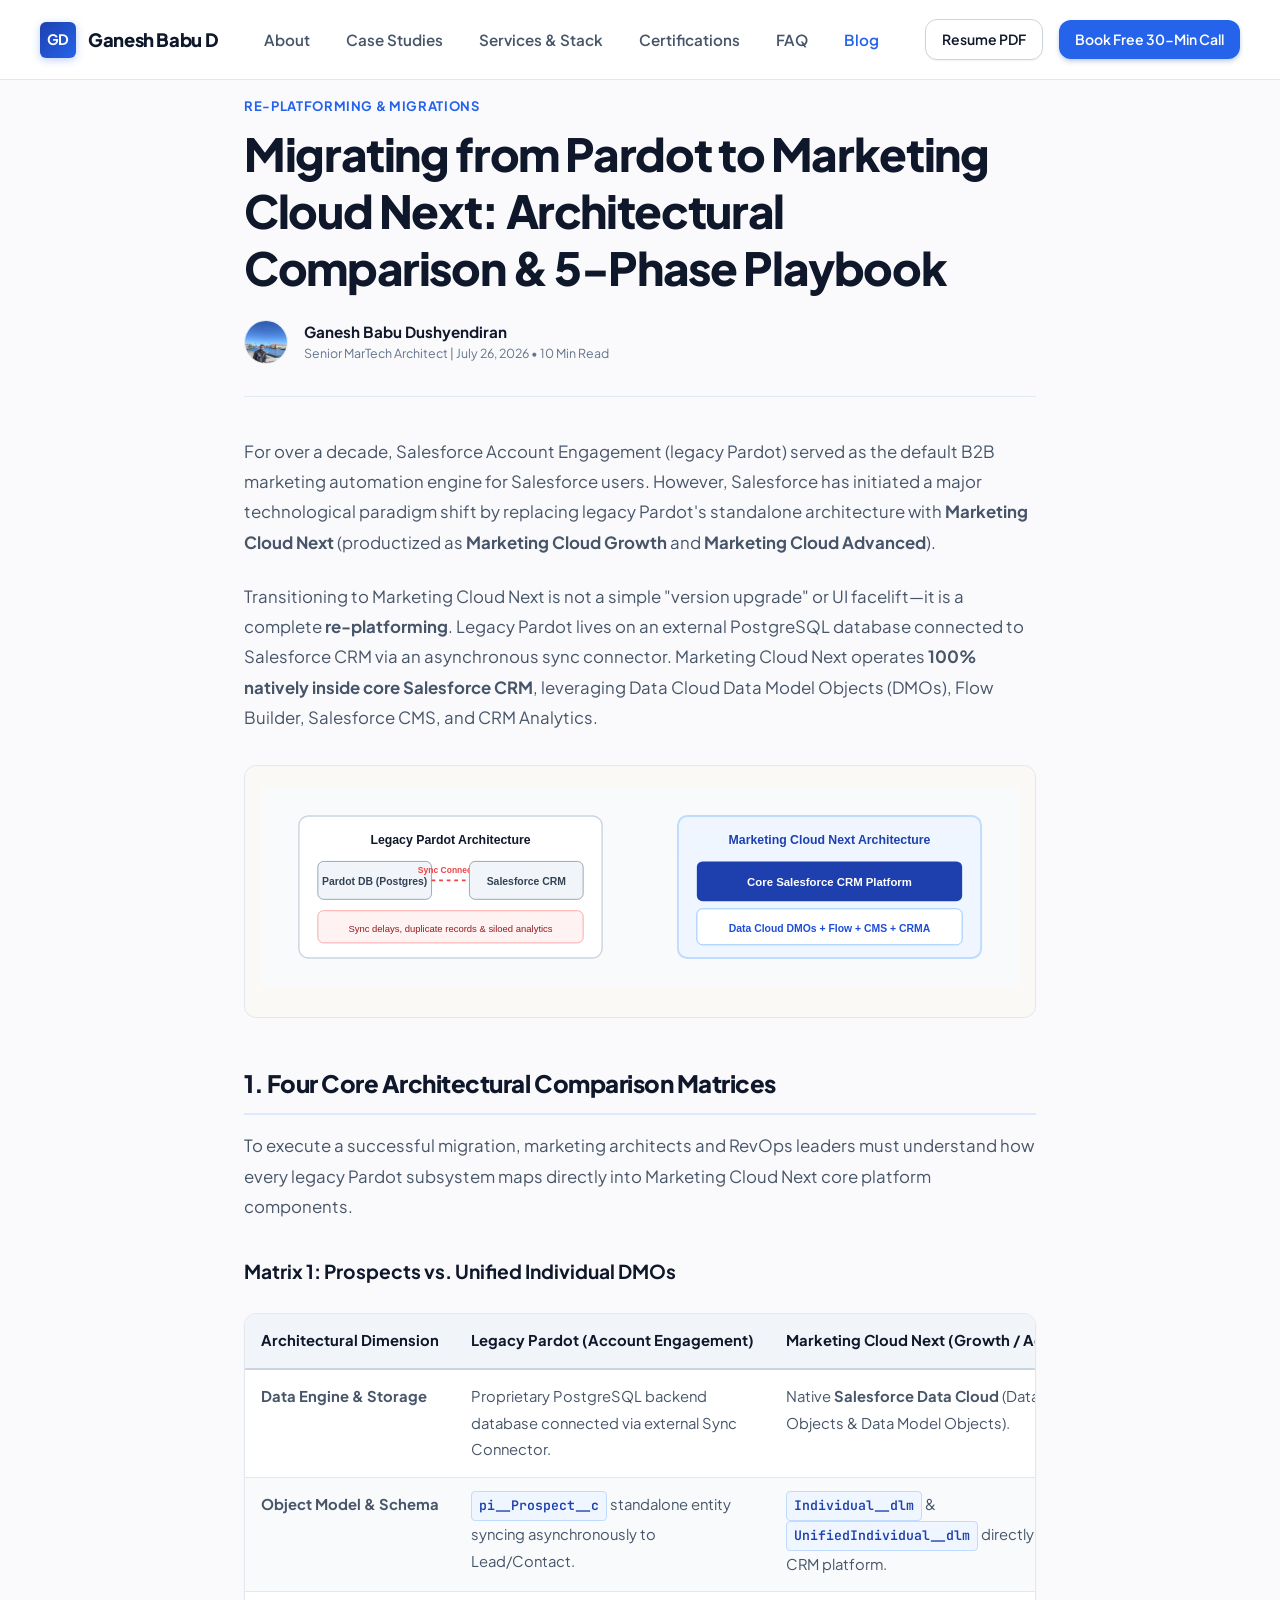
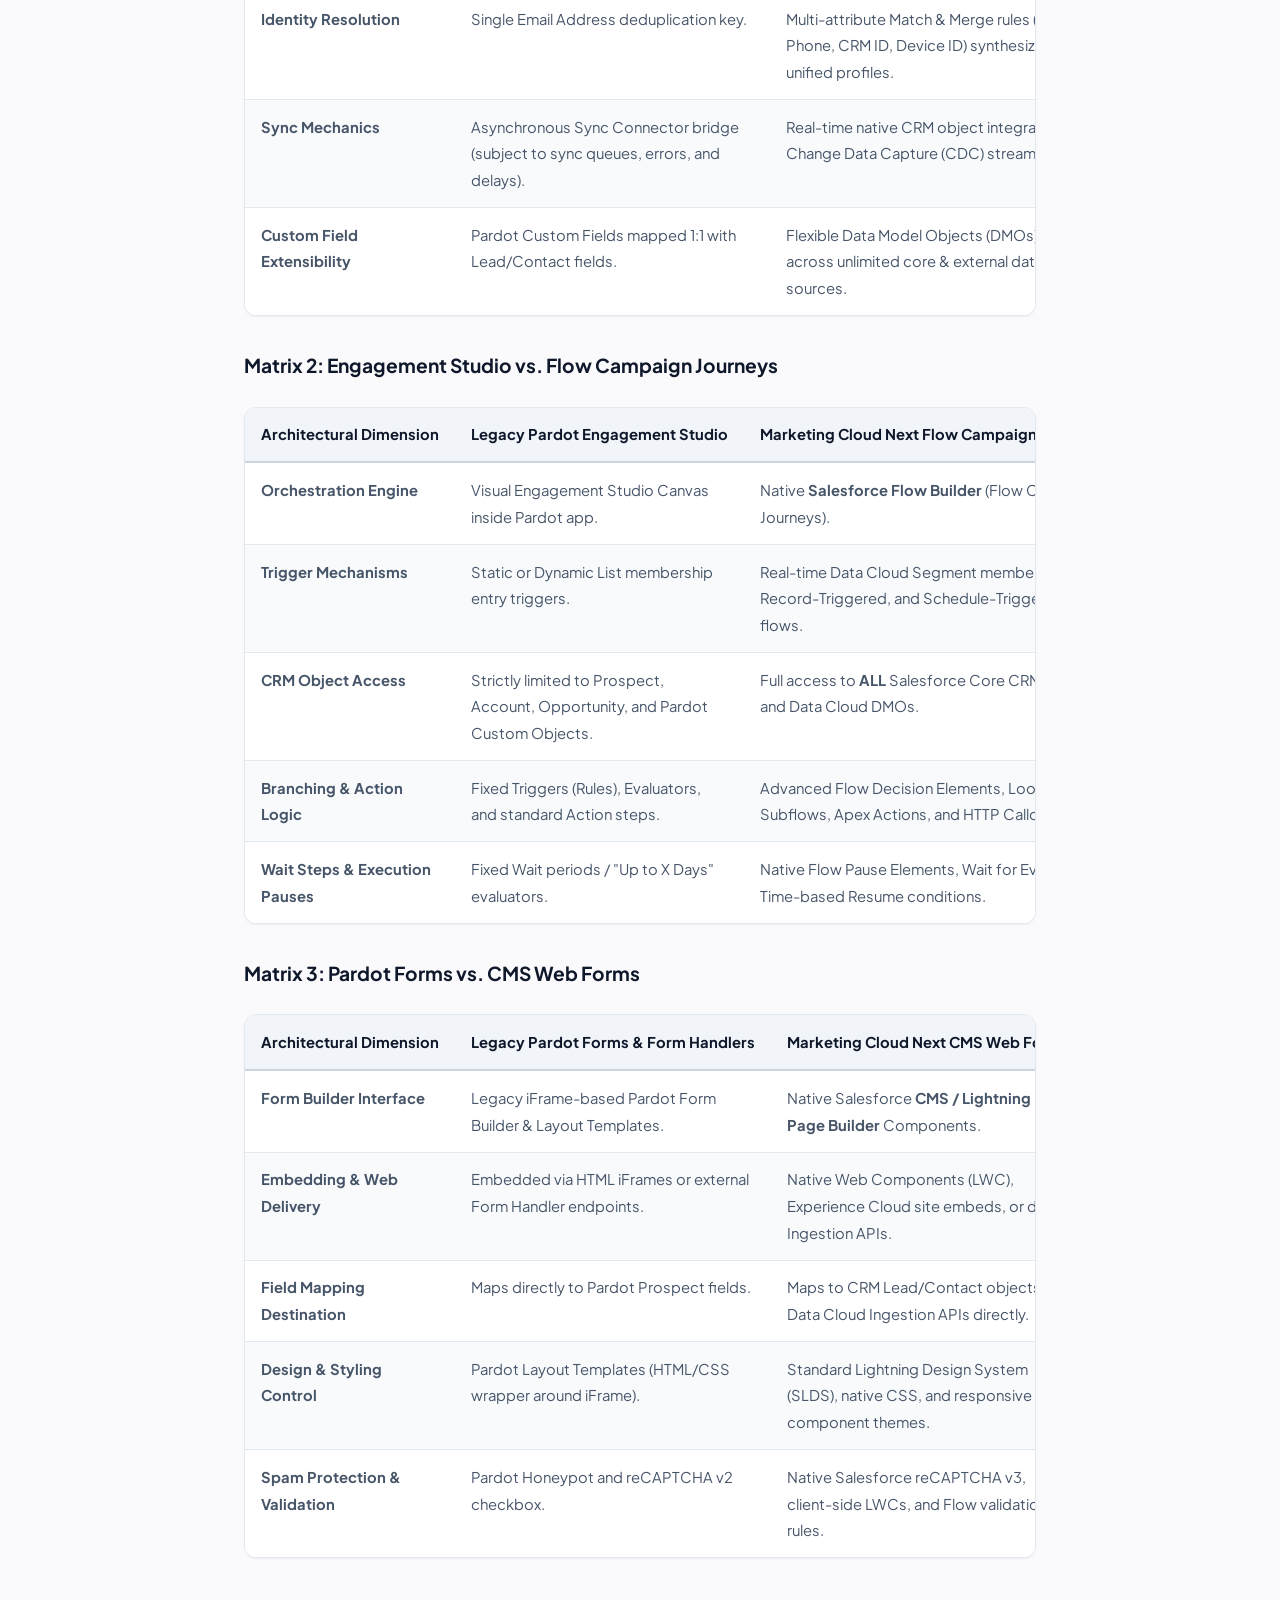
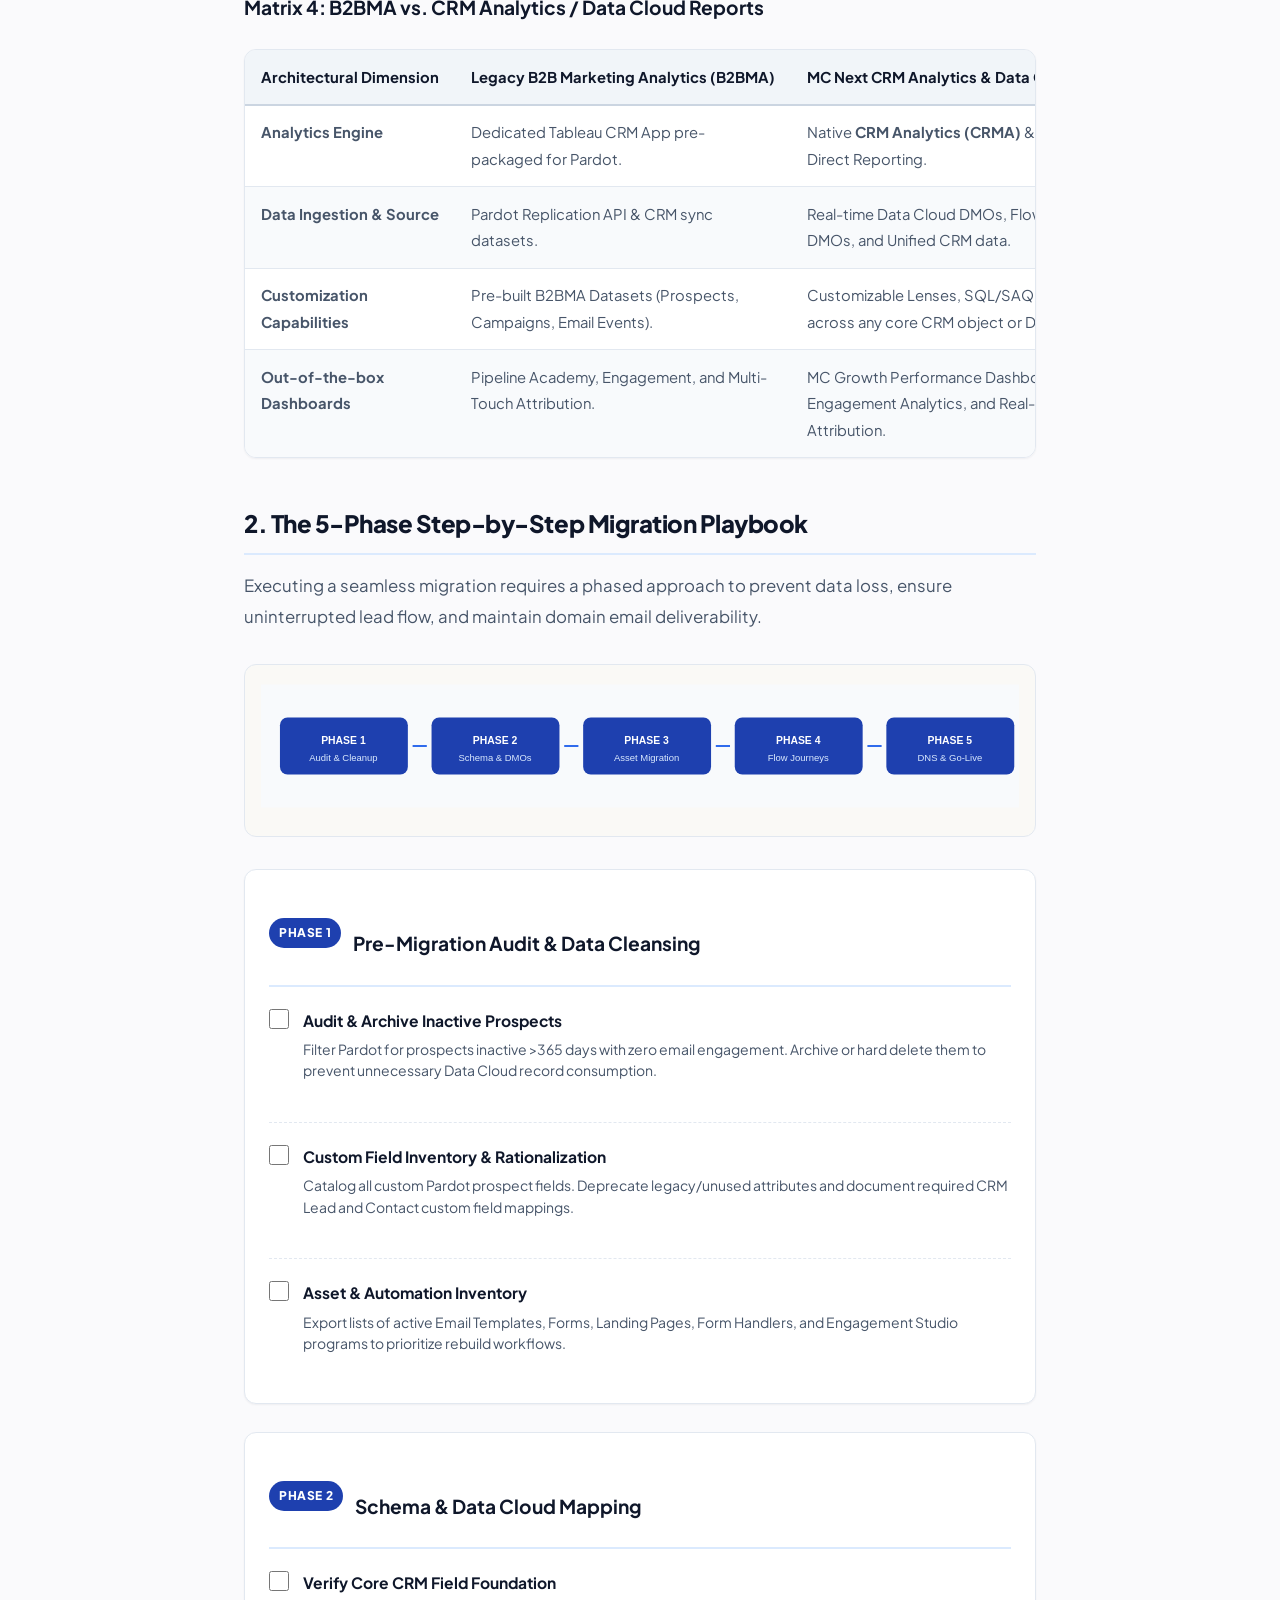
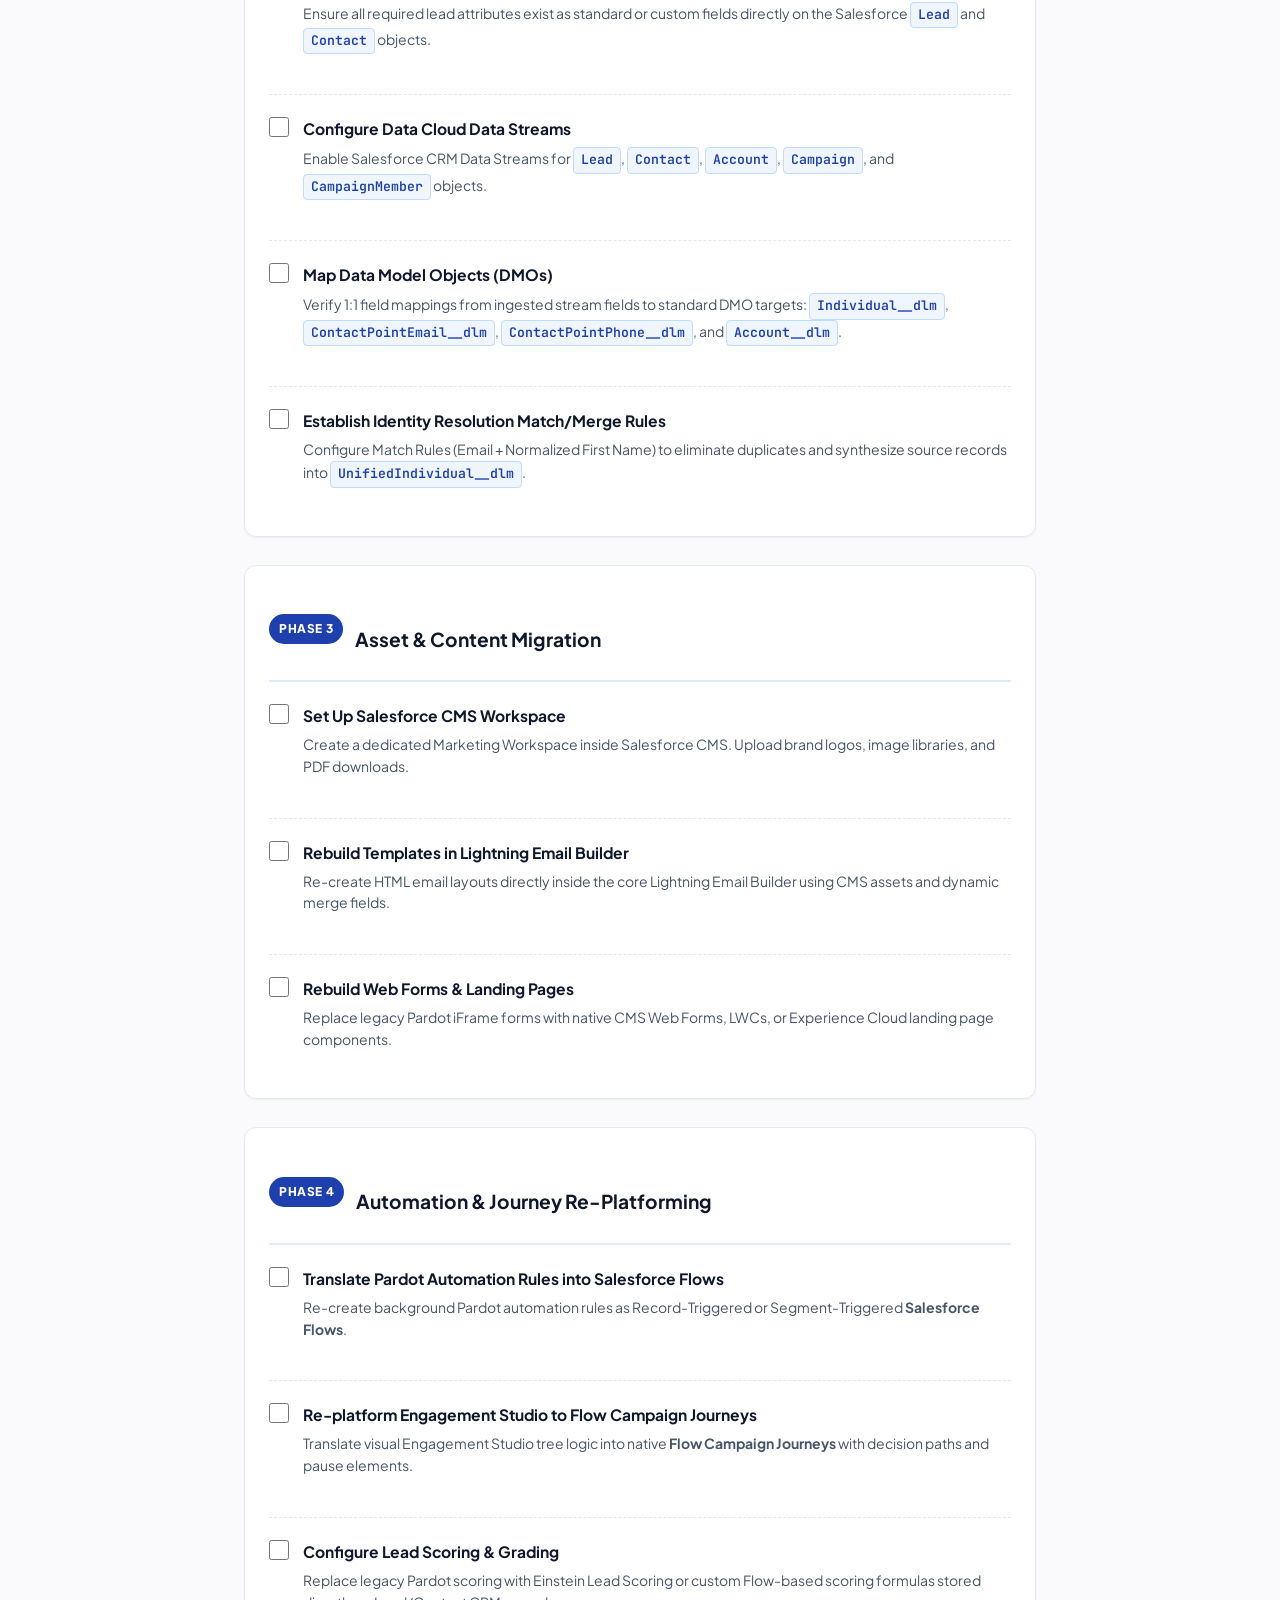
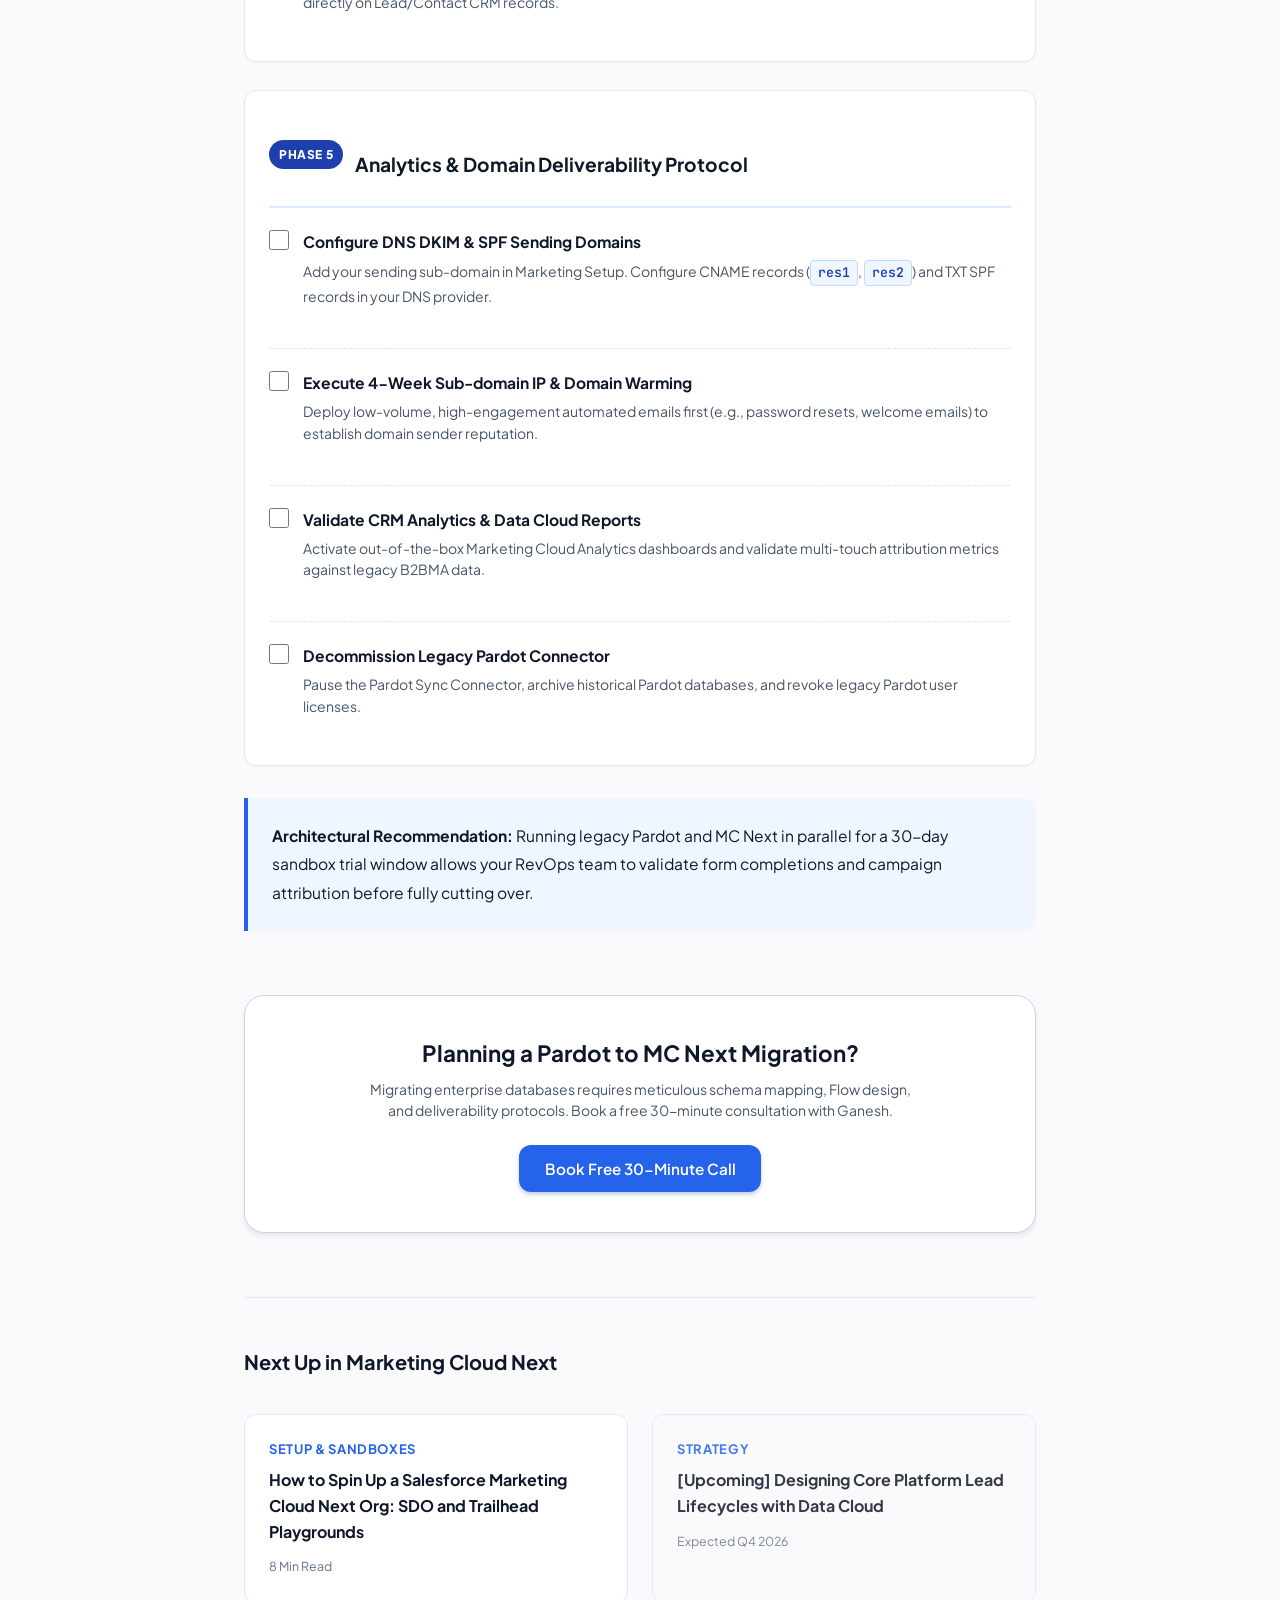
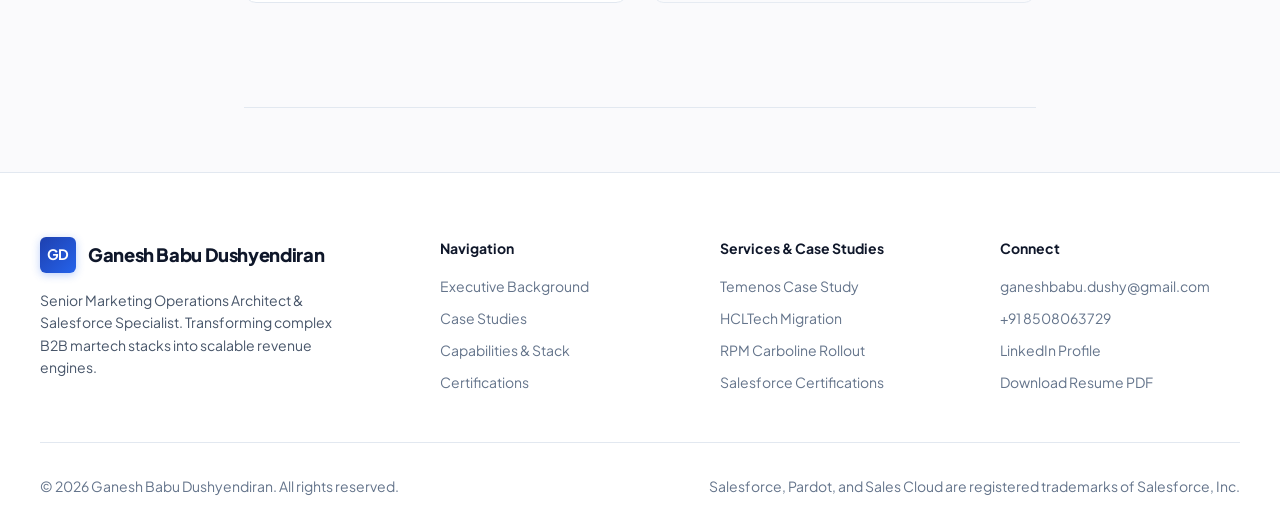
<file: marketing-cloud-next/articles/migrating-from-pardot-to-marketing-cloud-next.html>
<!DOCTYPE html>
<html lang="en">
<head>
  <meta charset="UTF-8">
  <meta name="viewport" content="width=device-width, initial-scale=1.0">
  <title>Migrating from Pardot to Marketing Cloud Next: Architectural Comparison & 5-Phase Playbook</title>
  <meta name="description" content="A comprehensive technical migration guide for B2B MarTech teams transitioning from Salesforce Account Engagement (Pardot) to Marketing Cloud Next (Growth/Advanced). Includes 4 detailed comparison tables and a 5-phase step-by-step checklist.">
  <meta name="keywords" content="Pardot Migration, Marketing Cloud Next Migration, Account Engagement to Marketing Cloud Growth, Data Cloud DMO migration, Engagement Studio to Flow, B2BMA to CRMA">
  <meta name="author" content="Ganesh Babu Dushyendiran">
  
  <!-- Open Graph / Social Media -->
  <meta property="og:title" content="Migrating from Pardot to Marketing Cloud Next - Architectural Comparison & Playbook">
  <meta property="og:description" content="Master the migration from Pardot to Marketing Cloud Next with 4 architectural comparison matrices (Prospects vs DMOs, Engagement Studio vs Flows) and a 5-phase technical playbook.">
  <meta property="og:type" content="article">
  <meta property="og:image" content="../../Ganesh Image 1.png">
  
  <!-- Typography Fonts -->
  <link rel="preconnect" href="https://fonts.googleapis.com">
  <link rel="preconnect" href="https://fonts.gstatic.com" crossorigin>
  <link href="https://fonts.googleapis.com/css2?family=JetBrains+Mono:wght@400;500;700&family=Plus+Jakarta+Sans:wght@400;500;600;700;800&display=swap" rel="stylesheet">
  
  <!-- Custom Stylesheet -->
  <link rel="stylesheet" href="../../styles.css">
  
  <style>
    .scroll-progress-container {
      position: fixed;
      top: 0;
      left: 0;
      width: 100%;
      height: 4px;
      z-index: 1010;
      background-color: transparent;
    }
    .scroll-progress-bar {
      height: 100%;
      width: 0%;
      background-color: var(--brand-accent);
      transition: width 0.1s ease-out;
    }
    .article-container {
      max-width: 840px;
      margin: 0 auto;
      padding: 6rem 1.5rem 4rem 1.5rem;
    }
    .article-header {
      margin-bottom: 2.5rem;
      border-bottom: 1px solid var(--border-subtle);
      padding-bottom: 2rem;
    }
    .article-category {
      font-size: 0.8125rem;
      font-weight: 700;
      text-transform: uppercase;
      color: var(--brand-accent);
      letter-spacing: 0.05em;
      margin-bottom: 0.5rem;
      display: block;
    }
    .article-h1 {
      font-size: 2.25rem;
      font-weight: 800;
      line-height: 1.25;
      letter-spacing: -0.03em;
      color: var(--text-primary);
      margin-bottom: 1rem;
    }
    @media (min-width: 768px) {
      .article-h1 {
        font-size: 2.85rem;
      }
    }
    .article-author-card {
      display: flex;
      align-items: center;
      gap: 1rem;
      margin-top: 1.5rem;
    }
    .author-img {
      width: 44px;
      height: 44px;
      border-radius: 50%;
      overflow: hidden;
      border: 1px solid var(--border-subtle);
      background-color: var(--bg-subtle);
    }
    .author-img img {
      width: 100%;
      height: 100%;
      object-fit: cover;
    }
    .author-info {
      display: flex;
      flex-direction: column;
    }
    .author-name {
      font-size: 0.95rem;
      font-weight: 700;
      color: var(--text-primary);
    }
    .author-title {
      font-size: 0.775rem;
      color: var(--text-tertiary);
    }
    .article-body {
      font-size: 1.05rem;
      color: var(--text-secondary);
      line-height: 1.8;
    }
    .article-body p {
      margin-bottom: 1.5rem;
    }
    .article-body h2 {
      font-size: 1.5rem;
      font-weight: 800;
      color: var(--text-primary);
      margin: 2.75rem 0 1rem 0;
      letter-spacing: -0.02em;
      border-bottom: 2px solid var(--bg-accent-subtle);
      padding-bottom: 0.5rem;
    }
    .article-body h3 {
      font-size: 1.2rem;
      font-weight: 700;
      color: var(--text-primary);
      margin: 2rem 0 0.75rem 0;
    }
    .article-body ul, .article-body ol {
      margin: 0 0 1.5rem 1.5rem;
    }
    .article-body li {
      margin-bottom: 0.5rem;
    }
    .illustration-box {
      border: 1px solid var(--border-subtle);
      border-radius: var(--radius-md);
      overflow: hidden;
      margin: 2rem 0;
      background-color: #FAF9F6;
      padding: 1rem;
    }
    .code-badge {
      font-family: var(--font-mono);
      font-size: 0.825rem;
      background-color: #EFF6FF;
      color: #1E40AF;
      padding: 2px 7px;
      border-radius: 4px;
      border: 1px solid #BFDBFE;
      font-weight: 600;
      display: inline-block;
    }
    .tech-table-wrapper {
      overflow-x: auto;
      margin: 1.5rem 0 2rem 0;
      border: 1px solid var(--border-subtle);
      border-radius: var(--radius-md);
      box-shadow: var(--shadow-sm);
    }
    .tech-table {
      width: 100%;
      border-collapse: collapse;
      background-color: var(--bg-surface);
      font-size: 0.925rem;
      text-align: left;
    }
    .tech-table th {
      background-color: var(--bg-subtle);
      color: var(--text-primary);
      font-weight: 700;
      padding: 0.85rem 1rem;
      border-bottom: 2px solid var(--border-strong);
      white-space: nowrap;
    }
    .tech-table th:first-child {
      width: 22%;
    }
    .tech-table th:nth-child(2) {
      width: 39%;
    }
    .tech-table th:nth-child(3) {
      width: 39%;
    }
    .tech-table td {
      padding: 0.85rem 1rem;
      border-bottom: 1px solid var(--border-subtle);
      color: var(--text-secondary);
      vertical-align: top;
    }
    .tech-table tr:last-child td {
      border-bottom: none;
    }
    .tech-table tr:nth-child(even) {
      background-color: #F8FAFC;
    }
    .callout-box {
      padding: 1.5rem;
      background-color: var(--bg-accent-light);
      border-left: 4px solid var(--brand-accent);
      border-radius: 0 var(--radius-md) var(--radius-md) 0;
      margin: 2rem 0;
      font-size: 0.975rem;
      color: var(--text-primary);
    }
    
    /* Checklist Phase Card Styling */
    .checklist-phase {
      background-color: var(--bg-surface);
      border: 1px solid var(--border-subtle);
      border-radius: var(--radius-md);
      padding: 1.5rem;
      margin: 1.75rem 0;
      box-shadow: var(--shadow-sm);
    }
    .checklist-phase-header {
      display: flex;
      align-items: center;
      gap: 0.75rem;
      margin-bottom: 1.25rem;
      padding-bottom: 0.75rem;
      border-bottom: 2px solid var(--bg-accent-subtle);
    }
    .phase-badge {
      background-color: var(--brand-primary);
      color: #FFF;
      font-size: 0.75rem;
      font-weight: 800;
      text-transform: uppercase;
      padding: 4px 10px;
      border-radius: var(--radius-full);
      letter-spacing: 0.05em;
    }
    .checklist-phase-title {
      font-size: 1.15rem;
      font-weight: 800;
      color: var(--text-primary);
      margin: 0;
    }
    .checklist-item {
      display: flex;
      align-items: flex-start;
      gap: 0.85rem;
      margin-bottom: 1.25rem;
      padding-bottom: 1rem;
      border-bottom: 1px dashed var(--border-subtle);
    }
    .checklist-item:last-child {
      margin-bottom: 0;
      padding-bottom: 0;
      border-bottom: none;
    }
    .checklist-checkbox {
      width: 20px;
      height: 20px;
      border-radius: 4px;
      border: 2px solid var(--brand-accent);
      margin-top: 2px;
      flex-shrink: 0;
      accent-color: var(--brand-accent);
      cursor: pointer;
    }
    .checklist-label {
      font-weight: 700;
      color: var(--text-primary);
      font-size: 0.975rem;
      display: block;
      margin-bottom: 0.25rem;
    }
    .checklist-note {
      font-size: 0.875rem;
      color: var(--text-secondary);
      line-height: 1.55;
    }
    
    .article-footer-cta {
      background-color: var(--bg-surface);
      border: 1px solid var(--border-strong);
      border-radius: var(--radius-lg);
      padding: 2.5rem;
      text-align: center;
      margin-top: 4rem;
      box-shadow: var(--shadow-md);
    }
    .related-articles-section {
      border-top: 1px solid var(--border-subtle);
      padding-top: 3rem;
      margin-top: 4rem;
    }
    .related-grid {
      display: grid;
      grid-template-columns: 1fr;
      gap: 1.5rem;
      margin-top: 1.5rem;
    }
    @media (min-width: 640px) {
      .related-grid {
        grid-template-columns: repeat(2, 1fr);
      }
    }
    .related-card {
      background-color: var(--bg-surface);
      border: 1px solid var(--border-subtle);
      border-radius: var(--radius-md);
      padding: 1.5rem;
      transition: all var(--transition-fast);
    }
    .related-card:hover {
      border-color: var(--border-accent);
      box-shadow: var(--shadow-sm);
      transform: translateY(-2px);
    }
    .related-title {
      font-size: 1rem;
      font-weight: 700;
      color: var(--text-primary);
      margin-bottom: 0.5rem;
      display: block;
    }
  </style>
</head>
<body>

  <!-- Scroll Progress Indicator -->
  <div class="scroll-progress-container">
    <div class="scroll-progress-bar" id="progressBar"></div>
  </div>

  <!-- ==========================================================================
       HEADER & NAVIGATION
       ========================================================================== -->
  <header class="navbar">
    <div class="container navbar-container">
      <a href="../../index.html" class="brand-logo">
        <div class="brand-icon">GD</div>
        <span>Ganesh Babu D</span>
      </a>
      
      <ul class="nav-links">
        <li><a href="../../index.html#about" class="nav-link">About</a></li>
        <li><a href="../../index.html#projects" class="nav-link">Case Studies</a></li>
        <li><a href="../../index.html#expertise" class="nav-link">Services & Stack</a></li>
        <li><a href="../../index.html#certifications" class="nav-link">Certifications</a></li>
        <li><a href="../../index.html#faq" class="nav-link">FAQ</a></li>
        <li><a href="../index.html" class="nav-link active">Blog</a></li>
      </ul>

      <div class="nav-actions">
        <a href="../../GaneshBabuDushyendiran_Resume.pdf" target="_blank" class="btn btn-secondary btn-sm">Resume PDF</a>
        <a href="#contact" class="btn btn-primary btn-sm open-modal">Book Free 30-Min Call</a>
        <button class="mobile-toggle" id="mobileToggle" aria-label="Toggle Navigation Menu">
          <span></span>
          <span></span>
          <span></span>
        </button>
      </div>
    </div>
  </header>

  <!-- Mobile Menu Drawer -->
  <div class="mobile-menu" id="mobileMenu">
    <a href="../../index.html#about" class="nav-link">About</a>
    <a href="../../index.html#projects" class="nav-link">Case Studies</a>
    <a href="../../index.html#expertise" class="nav-link">Services & Stack</a>
    <a href="../../index.html#certifications" class="nav-link">Certifications</a>
    <a href="../../index.html#faq" class="nav-link">FAQ</a>
    <a href="../index.html" class="nav-link active">Blog</a>
    <a href="../../GaneshBabuDushyendiran_Resume.pdf" target="_blank" class="btn btn-secondary btn-sm">Download Resume</a>
    <a href="#contact" class="btn btn-primary btn-sm open-modal">Book Free 30-Min Call</a>
  </div>

  <!-- ==========================================================================
       ARTICLE CONTENT PAGE
       ========================================================================== -->
  <article class="article-container">
    <header class="article-header">
      <span class="article-category">Re-Platforming & Migrations</span>
      <h1 class="article-h1">Migrating from Pardot to Marketing Cloud Next: Architectural Comparison & 5-Phase Playbook</h1>
      
      <div class="article-author-card">
        <div class="author-img">
          <img src="../../Ganesh Image 1.png" alt="Ganesh Babu D">
        </div>
        <div class="author-info">
          <span class="author-name">Ganesh Babu Dushyendiran</span>
          <span class="author-title">Senior MarTech Architect | July 26, 2026 • 10 Min Read</span>
        </div>
      </div>
    </header>

    <div class="article-body">
      <p>
        For over a decade, Salesforce Account Engagement (legacy Pardot) served as the default B2B marketing automation engine for Salesforce users. However, Salesforce has initiated a major technological paradigm shift by replacing legacy Pardot's standalone architecture with <strong>Marketing Cloud Next</strong> (productized as <strong>Marketing Cloud Growth</strong> and <strong>Marketing Cloud Advanced</strong>).
      </p>
      
      <p>
        Transitioning to Marketing Cloud Next is not a simple "version upgrade" or UI facelift—it is a complete <strong>re-platforming</strong>. Legacy Pardot lives on an external PostgreSQL database connected to Salesforce CRM via an asynchronous sync connector. Marketing Cloud Next operates <strong>100% natively inside core Salesforce CRM</strong>, leveraging Data Cloud Data Model Objects (DMOs), Flow Builder, Salesforce CMS, and CRM Analytics.
      </p>

      <div class="illustration-box">
        <svg style="width:100%; height:210px;" viewBox="0 0 800 210" fill="none">
          <rect width="800" height="210" fill="#F8FAFC"/>
          
          <!-- Legacy Architecture Block -->
          <g transform="translate(40, 30)">
            <rect width="320" height="150" rx="10" fill="#FFF" stroke="#CBD5E1" stroke-width="1.5"/>
            <text x="160" y="30" fill="#0F172A" font-family="sans-serif" font-weight="800" font-size="13" text-anchor="middle">Legacy Pardot Architecture</text>
            <rect x="20" y="48" width="120" height="40" rx="6" fill="#F1F5F9" stroke="#94A3B8"/>
            <text x="80" y="73" fill="#334155" font-family="sans-serif" font-weight="700" font-size="11" text-anchor="middle">Pardot DB (Postgres)</text>
            
            <path d="M140 68 h40" stroke="#EF4444" stroke-width="2" stroke-dasharray="4 4"/>
            <text x="160" y="60" fill="#EF4444" font-family="sans-serif" font-weight="700" font-size="9" text-anchor="middle">Sync Connector</text>
            
            <rect x="180" y="48" width="120" height="40" rx="6" fill="#F1F5F9" stroke="#94A3B8"/>
            <text x="240" y="73" fill="#334155" font-family="sans-serif" font-weight="700" font-size="11" text-anchor="middle">Salesforce CRM</text>
            
            <rect x="20" y="100" width="280" height="34" rx="6" fill="#FEF2F2" stroke="#FCA5A5"/>
            <text x="160" y="122" fill="#991B1B" font-family="sans-serif" font-size="10" text-anchor="middle">Sync delays, duplicate records & siloed analytics</text>
          </g>

          <!-- Native Unified Architecture Block -->
          <g transform="translate(440, 30)">
            <rect width="320" height="150" rx="10" fill="#EFF6FF" stroke="#BFDBFE" stroke-width="2"/>
            <text x="160" y="30" fill="#1E40AF" font-family="sans-serif" font-weight="800" font-size="13" text-anchor="middle">Marketing Cloud Next Architecture</text>
            <rect x="20" y="48" width="280" height="42" rx="6" fill="#1E40AF"/>
            <text x="160" y="74" fill="#FFF" font-family="sans-serif" font-weight="800" font-size="12" text-anchor="middle">Core Salesforce CRM Platform</text>
            
            <rect x="20" y="98" width="280" height="38" rx="6" fill="#FFF" stroke="#93C5FD"/>
            <text x="160" y="122" fill="#1D4ED8" font-family="sans-serif" font-weight="700" font-size="11" text-anchor="middle">Data Cloud DMOs + Flow + CMS + CRMA</text>
          </g>
        </svg>
      </div>

      <h2>1. Four Core Architectural Comparison Matrices</h2>
      <p>
        To execute a successful migration, marketing architects and RevOps leaders must understand how every legacy Pardot subsystem maps directly into Marketing Cloud Next core platform components.
      </p>

      <h3>Matrix 1: Prospects vs. Unified Individual DMOs</h3>
      <div class="tech-table-wrapper">
        <table class="tech-table">
          <thead>
            <tr>
              <th>Architectural Dimension</th>
              <th>Legacy Pardot (Account Engagement)</th>
              <th>Marketing Cloud Next (Growth / Advanced)</th>
            </tr>
          </thead>
          <tbody>
            <tr>
              <td><strong>Data Engine & Storage</strong></td>
              <td>Proprietary PostgreSQL backend database connected via external Sync Connector.</td>
              <td>Native <strong>Salesforce Data Cloud</strong> (Data Lake Objects & Data Model Objects).</td>
            </tr>
            <tr>
              <td><strong>Object Model & Schema</strong></td>
              <td><code class="code-badge">pi__Prospect__c</code> standalone entity syncing asynchronously to Lead/Contact.</td>
              <td><code class="code-badge">Individual__dlm</code> & <code class="code-badge">UnifiedIndividual__dlm</code> directly on Core CRM platform.</td>
            </tr>
            <tr>
              <td><strong>Identity Resolution</strong></td>
              <td>Single Email Address deduplication key.</td>
              <td>Multi-attribute Match & Merge rules (Email, Phone, CRM ID, Device ID) synthesizing unified profiles.</td>
            </tr>
            <tr>
              <td><strong>Sync Mechanics</strong></td>
              <td>Asynchronous Sync Connector bridge (subject to sync queues, errors, and delays).</td>
              <td>Real-time native CRM object integration & Change Data Capture (CDC) streams.</td>
            </tr>
            <tr>
              <td><strong>Custom Field Extensibility</strong></td>
              <td>Pardot Custom Fields mapped 1:1 with Lead/Contact fields.</td>
              <td>Flexible Data Model Objects (DMOs) mapped across unlimited core & external data sources.</td>
            </tr>
          </tbody>
        </table>
      </div>

      <h3>Matrix 2: Engagement Studio vs. Flow Campaign Journeys</h3>
      <div class="tech-table-wrapper">
        <table class="tech-table">
          <thead>
            <tr>
              <th>Architectural Dimension</th>
              <th>Legacy Pardot Engagement Studio</th>
              <th>Marketing Cloud Next Flow Campaign Journeys</th>
            </tr>
          </thead>
          <tbody>
            <tr>
              <td><strong>Orchestration Engine</strong></td>
              <td>Visual Engagement Studio Canvas inside Pardot app.</td>
              <td>Native <strong>Salesforce Flow Builder</strong> (Flow Campaign Journeys).</td>
            </tr>
            <tr>
              <td><strong>Trigger Mechanisms</strong></td>
              <td>Static or Dynamic List membership entry triggers.</td>
              <td>Real-time Data Cloud Segment membership, Record-Triggered, and Schedule-Triggered flows.</td>
            </tr>
            <tr>
              <td><strong>CRM Object Access</strong></td>
              <td>Strictly limited to Prospect, Account, Opportunity, and Pardot Custom Objects.</td>
              <td>Full access to <strong>ALL</strong> Salesforce Core CRM Objects and Data Cloud DMOs.</td>
            </tr>
            <tr>
              <td><strong>Branching & Action Logic</strong></td>
              <td>Fixed Triggers (Rules), Evaluators, and standard Action steps.</td>
              <td>Advanced Flow Decision Elements, Loops, Subflows, Apex Actions, and HTTP Callouts.</td>
            </tr>
            <tr>
              <td><strong>Wait Steps & Execution Pauses</strong></td>
              <td>Fixed Wait periods / "Up to X Days" evaluators.</td>
              <td>Native Flow Pause Elements, Wait for Event, and Time-based Resume conditions.</td>
            </tr>
          </tbody>
        </table>
      </div>

      <h3>Matrix 3: Pardot Forms vs. CMS Web Forms</h3>
      <div class="tech-table-wrapper">
        <table class="tech-table">
          <thead>
            <tr>
              <th>Architectural Dimension</th>
              <th>Legacy Pardot Forms & Form Handlers</th>
              <th>Marketing Cloud Next CMS Web Forms</th>
            </tr>
          </thead>
          <tbody>
            <tr>
              <td><strong>Form Builder Interface</strong></td>
              <td>Legacy iFrame-based Pardot Form Builder & Layout Templates.</td>
              <td>Native Salesforce <strong>CMS / Lightning Page Builder</strong> Components.</td>
            </tr>
            <tr>
              <td><strong>Embedding & Web Delivery</strong></td>
              <td>Embedded via HTML iFrames or external Form Handler endpoints.</td>
              <td>Native Web Components (LWC), Experience Cloud site embeds, or direct Ingestion APIs.</td>
            </tr>
            <tr>
              <td><strong>Field Mapping Destination</strong></td>
              <td>Maps directly to Pardot Prospect fields.</td>
              <td>Maps to CRM Lead/Contact objects or Data Cloud Ingestion APIs directly.</td>
            </tr>
            <tr>
              <td><strong>Design & Styling Control</strong></td>
              <td>Pardot Layout Templates (HTML/CSS wrapper around iFrame).</td>
              <td>Standard Lightning Design System (SLDS), native CSS, and responsive component themes.</td>
            </tr>
            <tr>
              <td><strong>Spam Protection & Validation</strong></td>
              <td>Pardot Honeypot and reCAPTCHA v2 checkbox.</td>
              <td>Native Salesforce reCAPTCHA v3, client-side LWCs, and Flow validation rules.</td>
            </tr>
          </tbody>
        </table>
      </div>

      <h3>Matrix 4: B2BMA vs. CRM Analytics / Data Cloud Reports</h3>
      <div class="tech-table-wrapper">
        <table class="tech-table">
          <thead>
            <tr>
              <th>Architectural Dimension</th>
              <th>Legacy B2B Marketing Analytics (B2BMA)</th>
              <th>MC Next CRM Analytics & Data Cloud Reports</th>
            </tr>
          </thead>
          <tbody>
            <tr>
              <td><strong>Analytics Engine</strong></td>
              <td>Dedicated Tableau CRM App pre-packaged for Pardot.</td>
              <td>Native <strong>CRM Analytics (CRMA)</strong> & Data Cloud Direct Reporting.</td>
            </tr>
            <tr>
              <td><strong>Data Ingestion & Source</strong></td>
              <td>Pardot Replication API & CRM sync datasets.</td>
              <td>Real-time Data Cloud DMOs, Flow Execution DMOs, and Unified CRM data.</td>
            </tr>
            <tr>
              <td><strong>Customization Capabilities</strong></td>
              <td>Pre-built B2BMA Datasets (Prospects, Campaigns, Email Events).</td>
              <td>Customizable Lenses, SQL/SAQL queries across any core CRM object or DMO.</td>
            </tr>
            <tr>
              <td><strong>Out-of-the-box Dashboards</strong></td>
              <td>Pipeline Academy, Engagement, and Multi-Touch Attribution.</td>
              <td>MC Growth Performance Dashboards, Einstein Engagement Analytics, and Real-time Attribution.</td>
            </tr>
          </tbody>
        </table>
      </div>

      <h2>2. The 5-Phase Step-by-Step Migration Playbook</h2>
      <p>
        Executing a seamless migration requires a phased approach to prevent data loss, ensure uninterrupted lead flow, and maintain domain email deliverability.
      </p>

      <div class="illustration-box">
        <svg style="width:100%; height:130px;" viewBox="0 0 800 130" fill="none">
          <rect width="800" height="130" fill="#F8FAFC"/>
          
          <g transform="translate(20, 35)">
            <!-- Phase 1 -->
            <rect width="135" height="60" rx="8" fill="#1E40AF"/>
            <text x="67" y="28" fill="#FFF" font-family="sans-serif" font-weight="800" font-size="11" text-anchor="middle">PHASE 1</text>
            <text x="67" y="46" fill="#DBEAFE" font-family="sans-serif" font-size="10" text-anchor="middle">Audit & Cleanup</text>
            <path d="M140 30 h15" stroke="#2563EB" stroke-width="2"/>

            <!-- Phase 2 -->
            <rect x="160" width="135" height="60" rx="8" fill="#1E40AF"/>
            <text x="227" y="28" fill="#FFF" font-family="sans-serif" font-weight="800" font-size="11" text-anchor="middle">PHASE 2</text>
            <text x="227" y="46" fill="#DBEAFE" font-family="sans-serif" font-size="10" text-anchor="middle">Schema & DMOs</text>
            <path d="M300 30 h15" stroke="#2563EB" stroke-width="2"/>

            <!-- Phase 3 -->
            <rect x="320" width="135" height="60" rx="8" fill="#1E40AF"/>
            <text x="387" y="28" fill="#FFF" font-family="sans-serif" font-weight="800" font-size="11" text-anchor="middle">PHASE 3</text>
            <text x="387" y="46" fill="#DBEAFE" font-family="sans-serif" font-size="10" text-anchor="middle">Asset Migration</text>
            <path d="M460 30 h15" stroke="#2563EB" stroke-width="2"/>

            <!-- Phase 4 -->
            <rect x="480" width="135" height="60" rx="8" fill="#1E40AF"/>
            <text x="547" y="28" fill="#FFF" font-family="sans-serif" font-weight="800" font-size="11" text-anchor="middle">PHASE 4</text>
            <text x="547" y="46" fill="#DBEAFE" font-family="sans-serif" font-size="10" text-anchor="middle">Flow Journeys</text>
            <path d="M620 30 h15" stroke="#2563EB" stroke-width="2"/>

            <!-- Phase 5 -->
            <rect x="640" width="135" height="60" rx="8" fill="#1E40AF"/>
            <text x="707" y="28" fill="#FFF" font-family="sans-serif" font-weight="800" font-size="11" text-anchor="middle">PHASE 5</text>
            <text x="707" y="46" fill="#DBEAFE" font-family="sans-serif" font-size="10" text-anchor="middle">DNS & Go-Live</text>
          </g>
        </svg>
      </div>

      <!-- Phase 1 Card -->
      <div class="checklist-phase">
        <div class="checklist-phase-header">
          <span class="phase-badge">Phase 1</span>
          <h3 class="checklist-phase-title">Pre-Migration Audit & Data Cleansing</h3>
        </div>
        
        <div class="checklist-item">
          <input type="checkbox" class="checklist-checkbox" id="p1-1">
          <div>
            <label for="p1-1" class="checklist-label">Audit & Archive Inactive Prospects</label>
            <p class="checklist-note">Filter Pardot for prospects inactive >365 days with zero email engagement. Archive or hard delete them to prevent unnecessary Data Cloud record consumption.</p>
          </div>
        </div>

        <div class="checklist-item">
          <input type="checkbox" class="checklist-checkbox" id="p1-2">
          <div>
            <label for="p1-2" class="checklist-label">Custom Field Inventory & Rationalization</label>
            <p class="checklist-note">Catalog all custom Pardot prospect fields. Deprecate legacy/unused attributes and document required CRM Lead and Contact custom field mappings.</p>
          </div>
        </div>

        <div class="checklist-item">
          <input type="checkbox" class="checklist-checkbox" id="p1-3">
          <div>
            <label for="p1-3" class="checklist-label">Asset & Automation Inventory</label>
            <p class="checklist-note">Export lists of active Email Templates, Forms, Landing Pages, Form Handlers, and Engagement Studio programs to prioritize rebuild workflows.</p>
          </div>
        </div>
      </div>

      <!-- Phase 2 Card -->
      <div class="checklist-phase">
        <div class="checklist-phase-header">
          <span class="phase-badge">Phase 2</span>
          <h3 class="checklist-phase-title">Schema & Data Cloud Mapping</h3>
        </div>

        <div class="checklist-item">
          <input type="checkbox" class="checklist-checkbox" id="p2-1">
          <div>
            <label for="p2-1" class="checklist-label">Verify Core CRM Field Foundation</label>
            <p class="checklist-note">Ensure all required lead attributes exist as standard or custom fields directly on the Salesforce <code class="code-badge">Lead</code> and <code class="code-badge">Contact</code> objects.</p>
          </div>
        </div>

        <div class="checklist-item">
          <input type="checkbox" class="checklist-checkbox" id="p2-2">
          <div>
            <label for="p2-2" class="checklist-label">Configure Data Cloud Data Streams</label>
            <p class="checklist-note">Enable Salesforce CRM Data Streams for <code class="code-badge">Lead</code>, <code class="code-badge">Contact</code>, <code class="code-badge">Account</code>, <code class="code-badge">Campaign</code>, and <code class="code-badge">CampaignMember</code> objects.</p>
          </div>
        </div>

        <div class="checklist-item">
          <input type="checkbox" class="checklist-checkbox" id="p2-3">
          <div>
            <label for="p2-3" class="checklist-label">Map Data Model Objects (DMOs)</label>
            <p class="checklist-note">Verify 1:1 field mappings from ingested stream fields to standard DMO targets: <code class="code-badge">Individual__dlm</code>, <code class="code-badge">ContactPointEmail__dlm</code>, <code class="code-badge">ContactPointPhone__dlm</code>, and <code class="code-badge">Account__dlm</code>.</p>
          </div>
        </div>

        <div class="checklist-item">
          <input type="checkbox" class="checklist-checkbox" id="p2-4">
          <div>
            <label for="p2-4" class="checklist-label">Establish Identity Resolution Match/Merge Rules</label>
            <p class="checklist-note">Configure Match Rules (Email + Normalized First Name) to eliminate duplicates and synthesize source records into <code class="code-badge">UnifiedIndividual__dlm</code>.</p>
          </div>
        </div>
      </div>

      <!-- Phase 3 Card -->
      <div class="checklist-phase">
        <div class="checklist-phase-header">
          <span class="phase-badge">Phase 3</span>
          <h3 class="checklist-phase-title">Asset & Content Migration</h3>
        </div>

        <div class="checklist-item">
          <input type="checkbox" class="checklist-checkbox" id="p3-1">
          <div>
            <label for="p3-1" class="checklist-label">Set Up Salesforce CMS Workspace</label>
            <p class="checklist-note">Create a dedicated Marketing Workspace inside Salesforce CMS. Upload brand logos, image libraries, and PDF downloads.</p>
          </div>
        </div>

        <div class="checklist-item">
          <input type="checkbox" class="checklist-checkbox" id="p3-2">
          <div>
            <label for="p3-2" class="checklist-label">Rebuild Templates in Lightning Email Builder</label>
            <p class="checklist-note">Re-create HTML email layouts directly inside the core Lightning Email Builder using CMS assets and dynamic merge fields.</p>
          </div>
        </div>

        <div class="checklist-item">
          <input type="checkbox" class="checklist-checkbox" id="p3-3">
          <div>
            <label for="p3-3" class="checklist-label">Rebuild Web Forms & Landing Pages</label>
            <p class="checklist-note">Replace legacy Pardot iFrame forms with native CMS Web Forms, LWCs, or Experience Cloud landing page components.</p>
          </div>
        </div>
      </div>

      <!-- Phase 4 Card -->
      <div class="checklist-phase">
        <div class="checklist-phase-header">
          <span class="phase-badge">Phase 4</span>
          <h3 class="checklist-phase-title">Automation & Journey Re-Platforming</h3>
        </div>

        <div class="checklist-item">
          <input type="checkbox" class="checklist-checkbox" id="p4-1">
          <div>
            <label for="p4-1" class="checklist-label">Translate Pardot Automation Rules into Salesforce Flows</label>
            <p class="checklist-note">Re-create background Pardot automation rules as Record-Triggered or Segment-Triggered <strong>Salesforce Flows</strong>.</p>
          </div>
        </div>

        <div class="checklist-item">
          <input type="checkbox" class="checklist-checkbox" id="p4-2">
          <div>
            <label for="p4-2" class="checklist-label">Re-platform Engagement Studio to Flow Campaign Journeys</label>
            <p class="checklist-note">Translate visual Engagement Studio tree logic into native <strong>Flow Campaign Journeys</strong> with decision paths and pause elements.</p>
          </div>
        </div>

        <div class="checklist-item">
          <input type="checkbox" class="checklist-checkbox" id="p4-3">
          <div>
            <label for="p4-3" class="checklist-label">Configure Lead Scoring & Grading</label>
            <p class="checklist-note">Replace legacy Pardot scoring with Einstein Lead Scoring or custom Flow-based scoring formulas stored directly on Lead/Contact CRM records.</p>
          </div>
        </div>
      </div>

      <!-- Phase 5 Card -->
      <div class="checklist-phase">
        <div class="checklist-phase-header">
          <span class="phase-badge">Phase 5</span>
          <h3 class="checklist-phase-title">Analytics & Domain Deliverability Protocol</h3>
        </div>

        <div class="checklist-item">
          <input type="checkbox" class="checklist-checkbox" id="p5-1">
          <div>
            <label for="p5-1" class="checklist-label">Configure DNS DKIM & SPF Sending Domains</label>
            <p class="checklist-note">Add your sending sub-domain in Marketing Setup. Configure CNAME records (<code class="code-badge">res1</code>, <code class="code-badge">res2</code>) and TXT SPF records in your DNS provider.</p>
          </div>
        </div>

        <div class="checklist-item">
          <input type="checkbox" class="checklist-checkbox" id="p5-2">
          <div>
            <label for="p5-2" class="checklist-label">Execute 4-Week Sub-domain IP & Domain Warming</label>
            <p class="checklist-note">Deploy low-volume, high-engagement automated emails first (e.g., password resets, welcome emails) to establish domain sender reputation.</p>
          </div>
        </div>

        <div class="checklist-item">
          <input type="checkbox" class="checklist-checkbox" id="p5-3">
          <div>
            <label for="p5-3" class="checklist-label">Validate CRM Analytics & Data Cloud Reports</label>
            <p class="checklist-note">Activate out-of-the-box Marketing Cloud Analytics dashboards and validate multi-touch attribution metrics against legacy B2BMA data.</p>
          </div>
        </div>

        <div class="checklist-item">
          <input type="checkbox" class="checklist-checkbox" id="p5-4">
          <div>
            <label for="p5-4" class="checklist-label">Decommission Legacy Pardot Connector</label>
            <p class="checklist-note">Pause the Pardot Sync Connector, archive historical Pardot databases, and revoke legacy Pardot user licenses.</p>
          </div>
        </div>
      </div>

      <div class="callout-box">
        <strong>Architectural Recommendation:</strong> Running legacy Pardot and MC Next in parallel for a 30-day sandbox trial window allows your RevOps team to validate form completions and campaign attribution before fully cutting over.
      </div>
    </div>

    <!-- Article Footer CTA -->
    <div class="article-footer-cta">
      <h3 class="author-name" style="font-size: 1.4rem; margin-bottom: 0.5rem;">Planning a Pardot to MC Next Migration?</h3>
      <p class="timeline-desc" style="margin-bottom: 1.5rem; max-width: 560px; margin-left: auto; margin-right: auto;">
        Migrating enterprise databases requires meticulous schema mapping, Flow design, and deliverability protocols. Book a free 30-minute consultation with Ganesh.
      </p>
      <button class="btn btn-primary open-modal">Book Free 30-Minute Call</button>
    </div>

    <!-- Related Articles -->
    <section class="related-articles-section">
      <h4 class="timeline-header" style="border:none; margin:0;">Next Up in Marketing Cloud Next</h4>
      <div class="related-grid">
        <div class="related-card">
          <span class="article-category">Setup & Sandboxes</span>
          <a href="./how-to-spin-up-marketing-cloud-next-org.html" class="related-title">
            How to Spin Up a Salesforce Marketing Cloud Next Org: SDO and Trailhead Playgrounds
          </a>
          <span class="author-title">8 Min Read</span>
        </div>
        <div class="related-card" style="background-color: var(--bg-main); opacity: 0.85;">
          <span class="article-category">Strategy</span>
          <span class="related-title">
            [Upcoming] Designing Core Platform Lead Lifecycles with Data Cloud
          </span>
          <span class="author-title">Expected Q4 2026</span>
        </div>
      </div>
    </section>
  </article>

  <!-- ==========================================================================
       MINIMAL EXECUTIVE FOOTER
       ========================================================================== -->
  <footer>
    <div class="container">
      <div class="footer-grid">
        <div class="footer-brand">
          <div class="brand-logo">
            <div class="brand-icon">GD</div>
            <span>Ganesh Babu Dushyendiran</span>
          </div>
          <p class="footer-desc">
            Senior Marketing Operations Architect & Salesforce Specialist. Transforming complex B2B martech stacks into scalable revenue engines.
          </p>
        </div>

        <div>
          <h4 class="footer-col-title">Navigation</h4>
          <ul class="footer-links">
            <li><a href="../../index.html#about">Executive Background</a></li>
            <li><a href="../../index.html#projects">Case Studies</a></li>
            <li><a href="../../index.html#expertise">Capabilities & Stack</a></li>
            <li><a href="../../index.html#certifications">Certifications</a></li>
          </ul>
        </div>

        <div>
          <h4 class="footer-col-title">Services & Case Studies</h4>
          <ul class="footer-links">
            <li><a href="../../index.html#projects">Temenos Case Study</a></li>
            <li><a href="../../index.html#projects">HCLTech Migration</a></li>
            <li><a href="../../index.html#projects">RPM Carboline Rollout</a></li>
            <li><a href="../../index.html#certifications">Salesforce Certifications</a></li>
          </ul>
        </div>

        <div>
          <h4 class="footer-col-title">Connect</h4>
          <ul class="footer-links">
            <li><a href="mailto:ganeshbabu.dushy@gmail.com">ganeshbabu.dushy@gmail.com</a></li>
            <li><a href="tel:+918508063729">+91 8508063729</a></li>
            <li><a href="https://www.linkedin.com/in/ganesh-babu-d-6263b810a" target="_blank">LinkedIn Profile</a></li>
            <li><a href="../../GaneshBabuDushyendiran_Resume.pdf" target="_blank">Download Resume PDF</a></li>
          </ul>
        </div>
      </div>

      <div class="footer-bottom">
        <span>© 2026 Ganesh Babu Dushyendiran. All rights reserved.</span>
        <span>Salesforce, Pardot, and Sales Cloud are registered trademarks of Salesforce, Inc.</span>
      </div>
    </div>
  </footer>

  <!-- DISCOVERY CALL MODAL (Formspree Integration) -->
  <div class="modal-overlay" id="discoveryModal">
    <div class="modal-box">
      <span class="modal-close" id="closeModal">&times;</span>
      <h3 class="modal-title">Book a Free 30-Minute Strategy Call</h3>
      <p class="modal-sub">Schedule a complimentary 30-minute 1-on-1 consultation with Ganesh to review your MarTech & RevOps architecture.</p>

      <form action="https://formspree.io/f/mnjeogjk" method="POST" id="discoveryForm">
        <div class="form-group">
          <label class="form-label" for="fullName">Full Name</label>
          <input type="text" id="fullName" name="fullName" class="form-input" placeholder="e.g. Sarah Jenkins" required>
        </div>

        <div class="form-group">
          <label class="form-label" for="workEmail">Work Email</label>
          <input type="email" id="workEmail" name="workEmail" class="form-input" placeholder="e.g. sarah@company.com" required>
        </div>

        <div class="form-group">
          <label class="form-label" for="companyName">Company</label>
          <input type="text" id="companyName" name="companyName" class="form-input" placeholder="e.g. Acme Corp" required>
        </div>

        <div class="form-group">
          <label class="form-label" for="serviceInterest">Primary Discussion Topic</label>
          <select id="serviceInterest" name="discussionTopic" class="form-select" required>
            <option value="pardot">Salesforce Pardot Implementation / Migration</option>
            <option value="abm">ABM Platforms (Demandbase & Dreamdata Setup)</option>
            <option value="revops">Revenue Operations & Lead Lifecycle Design</option>
            <option value="salesforce">Salesforce Sales Cloud Architecture</option>
            <option value="hubspot">HubSpot CRM & Automation Setup</option>
            <option value="ai">AI Enablement & Data Enrichment (Clay)</option>
            <option value="audit">MarTech Stack Audit & Sync Optimization</option>
          </select>
        </div>

        <div class="form-group">
          <label class="form-label" for="projectOverview">Project Goals / Questions for Call</label>
          <textarea id="projectOverview" name="projectOverview" class="form-textarea" rows="3" placeholder="Briefly share your current challenges or questions for our 30-minute call..."></textarea>
        </div>

        <button type="submit" class="btn btn-primary" style="width: 100%; margin-top: 0.5rem;">
          Schedule Free 30-Min Call
        </button>
      </form>
    </div>
  </div>

  <!-- Interactive Scroll Progress Indicator Script -->
  <script>
    window.addEventListener('scroll', () => {
      const winScroll = document.body.scrollTop || document.documentElement.scrollTop;
      const height = document.documentElement.scrollHeight - document.documentElement.clientHeight;
      const scrolled = (winScroll / height) * 100;
      document.getElementById('progressBar').style.width = scrolled + '%';
    });
  </script>

  <!-- Modular Script File -->
  <script src="../../script.js"></script>
</body>
</html>
</file>
<file: styles.css>
/* ==========================================================================
   Ganesh Babu Dushyendiran - Senior Marketing Operations Architect Portfolio
   Design System & Refactored Styling Rules (Stripe / Linear Quality Light Mode)
   ========================================================================== */

/* --------------------------------------------------------------------------
   1. CSS Custom Properties / Design Tokens
   -------------------------------------------------------------------------- */
:root {
  /* Color Palette - Refined Enterprise Light Theme */
  --bg-main: #FAFAFC;
  --bg-surface: #FFFFFF;
  --bg-subtle: #F1F5F9;
  --bg-accent-light: #EFF6FF;
  --bg-accent-subtle: #DBEAFE;
  
  --text-primary: #0F172A;     /* Deep Slate / Navy */
  --text-secondary: #475569;   /* Muted Slate */
  --text-tertiary: #64748B;    /* Light Slate */
  --text-muted: #94A3B8;       /* Faded Text */
  
  --brand-primary: #1E40AF;    /* Deep Enterprise Blue */
  --brand-accent: #2563EB;     /* Electric Blue */
  --brand-hover: #1D4ED8;
  --brand-light: #3B82F6;
  
  --border-subtle: #E2E8F0;
  --border-strong: #CBD5E1;
  --border-accent: #BFDBFE;
  
  --status-success-bg: #ECFDF5;
  --status-success-text: #047857;
  --status-success-border: #A7F3D0;
  
  /* Typography */
  --font-sans: 'Plus Jakarta Sans', -apple-system, BlinkMacSystemFont, 'Segoe UI', Roboto, Helvetica, Arial, sans-serif;
  --font-mono: 'JetBrains Mono', 'Fira Code', monospace;
  
  /* Layout & Spacing */
  --container-max: 1280px;
  --nav-height: 80px;
  --radius-sm: 6px;
  --radius-md: 12px;
  --radius-lg: 20px;
  --radius-full: 9999px;
  
  /* Shadows & Elevation */
  --shadow-sm: 0 1px 2px 0 rgba(15, 23, 42, 0.05);
  --shadow-md: 0 4px 6px -1px rgba(15, 23, 42, 0.08), 0 2px 4px -1px rgba(15, 23, 42, 0.04);
  --shadow-lg: 0 10px 15px -3px rgba(15, 23, 42, 0.08), 0 4px 6px -2px rgba(15, 23, 42, 0.04);
  --shadow-xl: 0 20px 25px -5px rgba(15, 23, 42, 0.1), 0 10px 10px -5px rgba(15, 23, 42, 0.04);
  --shadow-blue: 0 10px 25px -5px rgba(37, 99, 235, 0.25);
  --shadow-glow: 0 12px 30px -5px rgba(37, 99, 235, 0.15), 0 0 0 1px rgba(37, 99, 235, 0.2);
  
  /* Transitions */
  --transition-fast: 0.18s cubic-bezier(0.16, 1, 0.3, 1);
  --transition-normal: 0.3s cubic-bezier(0.16, 1, 0.3, 1);
  --transition-slow: 0.5s cubic-bezier(0.16, 1, 0.3, 1);
}

/* --------------------------------------------------------------------------
   2. Global Resets & Base Rules
   -------------------------------------------------------------------------- */
*, *::before, *::after {
  box-sizing: border-box;
  margin: 0;
  padding: 0;
}

html {
  scroll-behavior: smooth;
  font-size: 16px;
  -webkit-text-size-adjust: 100%;
}

body {
  font-family: var(--font-sans);
  background-color: var(--bg-main);
  color: var(--text-primary);
  line-height: 1.6;
  -webkit-font-smoothing: antialiased;
  -moz-osx-font-smoothing: grayscale;
  overflow-x: hidden;
}

a {
  color: inherit;
  text-decoration: none;
}

button {
  cursor: pointer;
  border: none;
  background: none;
  font-family: inherit;
}

img {
  max-width: 100%;
  height: auto;
  display: block;
}

/* Container */
.container {
  width: 100%;
  max-width: var(--container-max);
  margin: 0 auto;
  padding: 0 1.5rem;
}

@media (min-width: 768px) {
  .container {
    padding: 0 2.5rem;
  }
}

/* Typography Helpers */
.text-gradient {
  background: linear-gradient(135deg, var(--text-primary) 0%, var(--brand-accent) 100%);
  -webkit-background-clip: text;
  -webkit-text-fill-color: transparent;
}

.badge {
  display: inline-flex;
  align-items: center;
  gap: 0.5rem;
  padding: 0.35rem 0.85rem;
  border-radius: var(--radius-full);
  font-size: 0.8125rem;
  font-weight: 600;
  letter-spacing: 0.02em;
  text-transform: uppercase;
  transition: transform var(--transition-fast), box-shadow var(--transition-fast);
}

.badge-brand {
  background-color: var(--bg-accent-light);
  color: var(--brand-primary);
  border: 1px solid var(--border-accent);
}

.badge-success {
  background-color: var(--status-success-bg);
  color: var(--status-success-text);
  border: 1px solid var(--status-success-border);
}

.status-dot {
  width: 8px;
  height: 8px;
  border-radius: 50%;
  background-color: #10B981;
  box-shadow: 0 0 0 3px rgba(16, 185, 129, 0.2);
  animation: pulse-dot 2s infinite;
}

@keyframes pulse-dot {
  0% { transform: scale(0.95); box-shadow: 0 0 0 0 rgba(16, 185, 129, 0.4); }
  70% { transform: scale(1); box-shadow: 0 0 0 6px rgba(16, 185, 129, 0); }
  100% { transform: scale(0.95); box-shadow: 0 0 0 0 rgba(16, 185, 129, 0); }
}

/* Scroll Reveal Animations */
.reveal-item {
  opacity: 0;
  transform: translateY(24px);
  transition: opacity 0.6s cubic-bezier(0.16, 1, 0.3, 1), transform 0.6s cubic-bezier(0.16, 1, 0.3, 1);
}

.reveal-item.revealed {
  opacity: 1;
  transform: translateY(0);
}

/* Buttons */
.btn {
  display: inline-flex;
  align-items: center;
  justify-content: center;
  gap: 0.6rem;
  padding: 0.85rem 1.6rem;
  border-radius: var(--radius-md);
  font-size: 0.95rem;
  font-weight: 600;
  transition: all var(--transition-fast);
  white-space: nowrap;
}

.btn-primary {
  background-color: var(--brand-accent);
  color: #FFFFFF;
  box-shadow: var(--shadow-md), 0 2px 4px rgba(37, 99, 235, 0.2);
}

.btn-primary:hover {
  background-color: var(--brand-hover);
  transform: translateY(-2px);
  box-shadow: var(--shadow-blue);
}

.btn-secondary {
  background-color: var(--bg-surface);
  color: var(--text-primary);
  border: 1px solid var(--border-strong);
  box-shadow: var(--shadow-sm);
}

.btn-secondary:hover {
  background-color: var(--bg-subtle);
  border-color: var(--text-tertiary);
  color: var(--brand-primary);
  transform: translateY(-1px);
}

.btn-outline {
  background: transparent;
  color: var(--brand-primary);
  border: 1px solid var(--border-accent);
}

.btn-outline:hover {
  background-color: var(--bg-accent-light);
  border-color: var(--brand-accent);
}

.btn-sm {
  padding: 0.5rem 1rem;
  font-size: 0.875rem;
}

/* --------------------------------------------------------------------------
   3. Simplified Header Navigation
   -------------------------------------------------------------------------- */
.navbar {
  position: fixed;
  top: 0;
  left: 0;
  right: 0;
  height: var(--nav-height);
  background-color: rgba(255, 255, 255, 0.92);
  backdrop-filter: blur(12px);
  -webkit-backdrop-filter: blur(12px);
  border-bottom: 1px solid var(--border-subtle);
  z-index: 1000;
  transition: all var(--transition-normal);
}

.navbar-container {
  display: flex;
  align-items: center;
  justify-content: space-between;
  height: 100%;
}

.brand-logo {
  display: flex;
  align-items: center;
  gap: 0.75rem;
  font-weight: 800;
  font-size: 1.15rem;
  color: var(--text-primary);
  letter-spacing: -0.02em;
}

.brand-icon {
  width: 36px;
  height: 36px;
  border-radius: var(--radius-sm);
  background: linear-gradient(135deg, var(--brand-primary), var(--brand-accent));
  color: #FFFFFF;
  display: flex;
  align-items: center;
  justify-content: center;
  font-weight: 700;
  font-size: 0.9rem;
  box-shadow: 0 2px 8px rgba(37, 99, 235, 0.3);
  transition: transform var(--transition-fast);
}

.brand-logo:hover .brand-icon {
  transform: rotate(5deg) scale(1.05);
}

.nav-links {
  display: none;
  align-items: center;
  gap: 2.25rem;
  list-style: none;
}

@media (min-width: 960px) {
  .nav-links {
    display: flex;
  }
}

.nav-link {
  font-size: 0.95rem;
  font-weight: 600;
  color: var(--text-secondary);
  transition: color var(--transition-fast);
}

.nav-link:hover, .nav-link.active {
  color: var(--brand-accent);
}

.nav-actions {
  display: flex;
  align-items: center;
  gap: 1rem;
}

.mobile-toggle {
  display: flex;
  flex-direction: column;
  gap: 5px;
  width: 28px;
  height: 20px;
  justify-content: center;
}

@media (min-width: 960px) {
  .mobile-toggle {
    display: none;
  }
}

.mobile-toggle span {
  display: block;
  height: 2px;
  width: 100%;
  background-color: var(--text-primary);
  border-radius: 2px;
}

.mobile-menu {
  position: fixed;
  top: var(--nav-height);
  left: 0;
  right: 0;
  background-color: var(--bg-surface);
  border-bottom: 1px solid var(--border-subtle);
  padding: 1.5rem;
  box-shadow: var(--shadow-xl);
  display: none;
  flex-direction: column;
  gap: 1.25rem;
  z-index: 999;
}

.mobile-menu.open {
  display: flex;
}

/* --------------------------------------------------------------------------
   4. Section Layout Headers
   -------------------------------------------------------------------------- */
section {
  padding: 5rem 0;
  border-bottom: 1px solid var(--border-subtle);
}

@media (min-width: 768px) {
  section {
    padding: 6.5rem 0;
  }
}

.section-header {
  max-width: 760px;
  margin-bottom: 3.5rem;
}

.section-header.center {
  margin-left: auto;
  margin-right: auto;
  text-align: center;
}

.section-subtitle {
  color: var(--brand-accent);
  font-size: 0.875rem;
  font-weight: 700;
  text-transform: uppercase;
  letter-spacing: 0.08em;
  margin-bottom: 0.75rem;
  display: block;
}

.section-title {
  font-size: 2rem;
  font-weight: 800;
  line-height: 1.2;
  letter-spacing: -0.03em;
  color: var(--text-primary);
  margin-bottom: 1rem;
}

@media (min-width: 768px) {
  .section-title {
    font-size: 2.65rem;
  }
}

.section-description {
  font-size: 1.1rem;
  color: var(--text-secondary);
  line-height: 1.6;
}

/* --------------------------------------------------------------------------
   5. Hero Section
   -------------------------------------------------------------------------- */
.hero-section {
  padding-top: calc(var(--nav-height) + 3rem);
  padding-bottom: 4rem;
  background: radial-gradient(circle at 90% 10%, rgba(219, 234, 254, 0.4) 0%, rgba(250, 250, 252, 0) 50%),
              radial-gradient(circle at 10% 90%, rgba(239, 246, 255, 0.6) 0%, rgba(250, 250, 252, 0) 50%);
}

.hero-grid {
  display: grid;
  grid-template-columns: 1fr;
  gap: 3.5rem;
  align-items: center;
}

@media (min-width: 1024px) {
  .hero-grid {
    grid-template-columns: 1.15fr 0.85fr;
  }
}

.hero-content {
  display: flex;
  flex-direction: column;
  align-items: flex-start;
}

.hero-title {
  font-size: 2.5rem;
  font-weight: 800;
  line-height: 1.12;
  letter-spacing: -0.04em;
  color: var(--text-primary);
  margin: 1.25rem 0 1.5rem 0;
}

@media (min-width: 768px) {
  .hero-title {
    font-size: 3.35rem;
  }
}

.hero-lead {
  font-size: 1.175rem;
  color: var(--text-secondary);
  line-height: 1.65;
  margin-bottom: 2rem;
  max-width: 650px;
}

.hero-ctas {
  display: flex;
  flex-wrap: wrap;
  gap: 1rem;
  margin-bottom: 2.5rem;
}

.hero-stats-bar {
  display: grid;
  grid-template-columns: repeat(2, 1fr);
  gap: 1rem;
  padding-top: 2rem;
  border-top: 1px solid var(--border-subtle);
  width: 100%;
}

@media (min-width: 640px) {
  .hero-stats-bar {
    grid-template-columns: repeat(4, 1fr);
  }
}

.hero-stat-item {
  display: flex;
  flex-direction: column;
  transition: transform var(--transition-fast);
}

.hero-stat-item:hover {
  transform: translateY(-2px);
}

.hero-stat-val {
  font-size: 1.75rem;
  font-weight: 800;
  color: var(--brand-primary);
  line-height: 1.1;
  letter-spacing: -0.03em;
}

.hero-stat-lbl {
  font-size: 0.775rem;
  font-weight: 600;
  color: var(--text-tertiary);
  margin-top: 0.2rem;
}

/* Floating Gentle Animation for Hero Profile Card */
.hero-image-wrapper {
  position: relative;
  display: flex;
  justify-content: center;
}

.hero-card {
  position: relative;
  background-color: var(--bg-surface);
  border-radius: var(--radius-lg);
  padding: 1rem;
  border: 1px solid var(--border-subtle);
  box-shadow: var(--shadow-xl);
  max-width: 440px;
  width: 100%;
  transition: transform var(--transition-normal), box-shadow var(--transition-normal);
}

.hero-card:hover {
  transform: translateY(-4px);
  box-shadow: var(--shadow-glow);
}

.hero-img-box {
  width: 100%;
  height: 460px;
  border-radius: var(--radius-md);
  overflow: hidden;
  position: relative;
  background-color: var(--bg-subtle);
}

.hero-img-box img {
  width: 100%;
  height: 100%;
  object-fit: cover;
  object-position: center top;
  transition: transform 0.6s cubic-bezier(0.16, 1, 0.3, 1);
}

.hero-card:hover .hero-img-box img {
  transform: scale(1.03);
}

.hero-card-floating {
  position: absolute;
  bottom: -20px;
  left: 50%;
  transform: translateX(-50%);
  width: 90%;
  background-color: rgba(255, 255, 255, 0.95);
  backdrop-filter: blur(10px);
  border: 1px solid var(--border-strong);
  border-radius: var(--radius-md);
  padding: 1rem 1.25rem;
  box-shadow: var(--shadow-lg);
  display: flex;
  align-items: center;
  justify-content: space-between;
  animation: float-gentle 4s ease-in-out infinite;
}

@keyframes float-gentle {
  0% { transform: translate(-50%, 0px); }
  50% { transform: translate(-50%, -6px); }
  100% { transform: translate(-50%, 0px); }
}

.floating-info {
  display: flex;
  flex-direction: column;
}

.floating-title {
  font-size: 0.875rem;
  font-weight: 700;
  color: var(--text-primary);
}

.floating-sub {
  font-size: 0.75rem;
  color: var(--text-tertiary);
}

.floating-badge {
  background-color: var(--bg-accent-light);
  color: var(--brand-primary);
  font-weight: 700;
  font-size: 0.75rem;
  padding: 0.25rem 0.6rem;
  border-radius: var(--radius-sm);
  border: 1px solid var(--border-accent);
}

/* --------------------------------------------------------------------------
   6. Executive Background & Trajectory (#about)
   -------------------------------------------------------------------------- */
.about-grid {
  display: grid;
  grid-template-columns: 1fr;
  gap: 3.5rem;
  align-items: center;
}

@media (min-width: 1024px) {
  .about-grid {
    grid-template-columns: 1.1fr 0.9fr;
  }
}

.narrative-content {
  font-size: 1.075rem;
  color: var(--text-secondary);
  line-height: 1.75;
}

.narrative-content p {
  margin-bottom: 1.5rem;
}

.narrative-quote {
  padding: 1.5rem;
  background-color: var(--bg-accent-light);
  border-left: 4px solid var(--brand-accent);
  border-radius: 0 var(--radius-md) var(--radius-md) 0;
  font-size: 1.05rem;
  font-weight: 600;
  color: var(--text-primary);
  margin: 1.75rem 0;
}

.career-timeline-card {
  background-color: var(--bg-surface);
  border-radius: var(--radius-lg);
  border: 1px solid var(--border-strong);
  padding: 2rem;
  box-shadow: var(--shadow-lg);
}

.timeline-header {
  font-size: 1.25rem;
  font-weight: 700;
  color: var(--text-primary);
  margin-bottom: 1.5rem;
  padding-bottom: 0.75rem;
  border-bottom: 1px solid var(--border-subtle);
}

.timeline-list {
  display: flex;
  flex-direction: column;
  gap: 1.75rem;
  position: relative;
}

.timeline-list::before {
  content: '';
  position: absolute;
  top: 8px;
  bottom: 8px;
  left: 11px;
  width: 2px;
  background-color: var(--border-subtle);
}

.timeline-item {
  position: relative;
  padding-left: 2.25rem;
  transition: transform var(--transition-fast);
}

.timeline-item:hover {
  transform: translateX(3px);
}

.timeline-dot {
  position: absolute;
  left: 4px;
  top: 4px;
  width: 16px;
  height: 16px;
  border-radius: 50%;
  background-color: var(--bg-surface);
  border: 3px solid var(--brand-accent);
  z-index: 1;
  transition: transform var(--transition-fast), background-color var(--transition-fast);
}

.timeline-item:hover .timeline-dot {
  transform: scale(1.25);
  background-color: var(--brand-accent);
}

.timeline-role {
  font-size: 1rem;
  font-weight: 700;
  color: var(--text-primary);
}

.timeline-company {
  font-size: 0.875rem;
  font-weight: 600;
  color: var(--brand-primary);
}

.timeline-date {
  font-size: 0.775rem;
  color: var(--text-tertiary);
  margin-bottom: 0.35rem;
}

.timeline-desc {
  font-size: 0.875rem;
  color: var(--text-secondary);
  line-height: 1.5;
}

/* --------------------------------------------------------------------------
   7. ANIMATIVE ENTERPRISE CASE STUDY CARDS / WIDGETS (#projects)
   -------------------------------------------------------------------------- */
.projects-grid {
  display: grid;
  grid-template-columns: 1fr;
  gap: 2rem;
}

@media (min-width: 1024px) {
  .projects-grid {
    grid-template-columns: repeat(2, 1fr);
  }
}

.project-card {
  position: relative;
  background-color: var(--bg-surface);
  border: 1px solid var(--border-subtle);
  border-radius: var(--radius-lg);
  padding: 2.25rem;
  box-shadow: var(--shadow-sm);
  display: flex;
  flex-direction: column;
  justify-content: space-between;
  overflow: hidden;
  transition: all var(--transition-normal);
}

/* Subtle Animated Shimmer Light Beam Effect on Hover */
.project-card::before {
  content: '';
  position: absolute;
  top: 0;
  left: 0;
  right: 0;
  height: 3px;
  background: linear-gradient(90deg, var(--brand-primary), var(--brand-accent), #38BDF8);
  opacity: 0;
  transform: scaleX(0);
  transform-origin: left;
  transition: transform var(--transition-normal), opacity var(--transition-normal);
}

.project-card:hover {
  border-color: var(--border-accent);
  box-shadow: var(--shadow-glow);
  transform: translateY(-5px);
}

.project-card:hover::before {
  opacity: 1;
  transform: scaleX(1);
}

.project-meta {
  display: flex;
  align-items: center;
  justify-content: space-between;
  margin-bottom: 1rem;
}

.project-client {
  font-size: 0.8125rem;
  font-weight: 700;
  text-transform: uppercase;
  letter-spacing: 0.06em;
  color: var(--brand-accent);
}

.project-title {
  font-size: 1.35rem;
  font-weight: 800;
  color: var(--text-primary);
  margin-bottom: 1.25rem;
  line-height: 1.3;
  transition: color var(--transition-fast);
}

.project-card:hover .project-title {
  color: var(--brand-primary);
}

.project-section-block {
  margin-bottom: 1.15rem;
}

.project-label {
  font-size: 0.75rem;
  font-weight: 700;
  text-transform: uppercase;
  color: var(--text-tertiary);
  margin-bottom: 0.25rem;
  letter-spacing: 0.05em;
}

.project-text {
  font-size: 0.925rem;
  color: var(--text-secondary);
  line-height: 1.55;
}

.project-outcome-box {
  background-color: var(--status-success-bg);
  border: 1px solid var(--status-success-border);
  border-radius: var(--radius-md);
  padding: 1rem 1.25rem;
  margin-top: 1.25rem;
  transition: all var(--transition-fast);
}

.project-card:hover .project-outcome-box {
  border-color: #34D399;
  box-shadow: 0 4px 12px rgba(16, 185, 129, 0.15);
}

.project-outcome-text {
  font-size: 0.875rem;
  font-weight: 700;
  color: var(--status-success-text);
  line-height: 1.45;
}

/* --------------------------------------------------------------------------
   8. ANIMATIVE CAPABILITIES & TECH STACK CARDS (#expertise)
   -------------------------------------------------------------------------- */
.expertise-tabs {
  display: flex;
  flex-wrap: wrap;
  gap: 0.6rem;
  justify-content: center;
  margin-bottom: 3rem;
}

.tab-btn {
  padding: 0.65rem 1.25rem;
  border-radius: var(--radius-full);
  background-color: var(--bg-surface);
  border: 1px solid var(--border-strong);
  font-size: 0.875rem;
  font-weight: 600;
  color: var(--text-secondary);
  transition: all var(--transition-fast);
}

.tab-btn:hover {
  border-color: var(--brand-accent);
  color: var(--brand-primary);
  transform: translateY(-1px);
}

.tab-btn.active {
  background-color: var(--brand-primary);
  color: #FFFFFF;
  border-color: var(--brand-primary);
  box-shadow: var(--shadow-md);
}

.expertise-grid {
  display: grid;
  grid-template-columns: 1fr;
  gap: 1.75rem;
}

@media (min-width: 768px) {
  .expertise-grid {
    grid-template-columns: repeat(2, 1fr);
  }
}

@media (min-width: 1024px) {
  .expertise-grid {
    grid-template-columns: repeat(3, 1fr);
  }
}

.expertise-card {
  position: relative;
  background-color: var(--bg-surface);
  border-radius: var(--radius-md);
  border: 1px solid var(--border-subtle);
  padding: 2rem;
  box-shadow: var(--shadow-sm);
  transition: all var(--transition-normal);
  display: flex;
  flex-direction: column;
  justify-content: space-between;
  overflow: hidden;
}

.expertise-card::after {
  content: '';
  position: absolute;
  top: 0;
  left: 0;
  right: 0;
  height: 2px;
  background: var(--brand-accent);
  transform: scaleX(0);
  transform-origin: left;
  transition: transform var(--transition-normal);
}

.expertise-card:hover {
  border-color: var(--border-accent);
  box-shadow: var(--shadow-lg);
  transform: translateY(-4px);
}

.expertise-card:hover::after {
  transform: scaleX(1);
}

.expertise-card-header {
  display: flex;
  align-items: center;
  gap: 1rem;
  margin-bottom: 1.25rem;
}

.expertise-icon {
  width: 44px;
  height: 44px;
  border-radius: var(--radius-md);
  background-color: var(--bg-accent-light);
  color: var(--brand-primary);
  display: flex;
  align-items: center;
  justify-content: center;
  flex-shrink: 0;
  transition: transform var(--transition-fast), background-color var(--transition-fast);
}

.expertise-card:hover .expertise-icon {
  transform: scale(1.1) rotate(-4deg);
  background-color: var(--bg-accent-subtle);
}

.expertise-card-title {
  font-size: 1.2rem;
  font-weight: 700;
  color: var(--text-primary);
}

.expertise-card-desc {
  font-size: 0.9375rem;
  color: var(--text-secondary);
  line-height: 1.6;
  margin-bottom: 1.5rem;
}

.embedded-tools-title {
  font-size: 0.75rem;
  font-weight: 700;
  text-transform: uppercase;
  letter-spacing: 0.05em;
  color: var(--text-tertiary);
  margin-bottom: 0.6rem;
}

.embedded-tools-list {
  display: flex;
  flex-wrap: wrap;
  gap: 0.45rem;
  padding-top: 1rem;
  border-top: 1px solid var(--border-subtle);
}

.tool-badge-pill {
  display: inline-flex;
  align-items: center;
  gap: 0.4rem;
  font-size: 0.775rem;
  font-weight: 700;
  background-color: var(--bg-subtle);
  color: var(--text-primary);
  padding: 0.3rem 0.65rem;
  border-radius: var(--radius-sm);
  border: 1px solid var(--border-subtle);
  transition: transform var(--transition-fast), border-color var(--transition-fast), background-color var(--transition-fast);
}

.tool-badge-pill:hover {
  transform: scale(1.05);
  border-color: var(--border-accent);
  background-color: var(--bg-accent-light);
}

.tool-pill-icon {
  width: 16px;
  height: 16px;
  border-radius: 3px;
  background-color: var(--brand-primary);
  color: #FFFFFF;
  font-size: 0.65rem;
  font-weight: 800;
  display: flex;
  align-items: center;
  justify-content: center;
}

/* --------------------------------------------------------------------------
   9. RevOps Services & Blueprint (#services)
   -------------------------------------------------------------------------- */
.services-section {
  background-color: var(--bg-surface);
}

.services-grid-wrapper {
  display: grid;
  grid-template-columns: 1fr;
  gap: 2rem;
}

@media (min-width: 768px) {
  .services-grid-wrapper {
    grid-template-columns: repeat(3, 1fr);
  }
}

.service-box {
  background-color: var(--bg-main);
  border: 1px solid var(--border-subtle);
  border-radius: var(--radius-md);
  padding: 2rem;
  transition: all var(--transition-normal);
}

.service-box:hover {
  border-color: var(--border-strong);
  background-color: #FFFFFF;
  transform: translateY(-3px);
  box-shadow: var(--shadow-md);
}

.service-box-title {
  font-size: 1.2rem;
  font-weight: 700;
  color: var(--text-primary);
  margin-bottom: 0.75rem;
}

.service-box-desc {
  font-size: 0.925rem;
  color: var(--text-secondary);
  line-height: 1.6;
  margin-bottom: 1.25rem;
}

.service-box-list {
  list-style: none;
  display: flex;
  flex-direction: column;
  gap: 0.5rem;
}

.service-box-list li {
  font-size: 0.875rem;
  color: var(--text-secondary);
  display: flex;
  align-items: center;
  gap: 0.5rem;
}

.service-box-list li::before {
  content: '✓';
  color: var(--brand-accent);
  font-weight: 800;
}

/* Collapsible Blueprint Accordion */
.blueprint-accordion-box {
  margin-top: 3rem;
  background-color: var(--bg-accent-light);
  border: 1px solid var(--border-accent);
  border-radius: var(--radius-lg);
  overflow: hidden;
  transition: box-shadow var(--transition-normal);
}

.blueprint-accordion-box:hover {
  box-shadow: var(--shadow-md);
}

.blueprint-toggle-btn {
  width: 100%;
  padding: 1.5rem 2rem;
  display: flex;
  align-items: center;
  justify-content: space-between;
  background: none;
  font-size: 1.15rem;
  font-weight: 700;
  color: var(--brand-primary);
  text-align: left;
  transition: background-color var(--transition-fast);
}

.blueprint-toggle-btn:hover {
  background-color: rgba(37, 99, 235, 0.04);
}

.blueprint-content-drawer {
  padding: 0 2rem 2rem 2rem;
  display: none;
}

.blueprint-content-drawer.open {
  display: block;
}

.pardot-impl-grid {
  display: grid;
  grid-template-columns: 1fr;
  gap: 1rem;
  margin-top: 1.25rem;
}

@media (min-width: 768px) {
  .pardot-impl-grid {
    grid-template-columns: repeat(2, 1fr);
  }
}

@media (min-width: 1024px) {
  .pardot-impl-grid {
    grid-template-columns: repeat(4, 1fr);
  }
}

.phase-card {
  background-color: var(--bg-surface);
  border: 1px solid var(--border-subtle);
  border-radius: var(--radius-md);
  padding: 1.25rem;
  display: flex;
  flex-direction: column;
  transition: transform var(--transition-fast), border-color var(--transition-fast);
}

.phase-card:hover {
  transform: translateY(-2px);
  border-color: var(--border-accent);
}

.phase-number {
  font-size: 0.725rem;
  font-weight: 700;
  color: var(--brand-accent);
  text-transform: uppercase;
  margin-bottom: 0.35rem;
}

.phase-title {
  font-size: 0.975rem;
  font-weight: 700;
  color: var(--text-primary);
  margin-bottom: 0.4rem;
}

.phase-desc {
  font-size: 0.825rem;
  color: var(--text-secondary);
  line-height: 1.45;
}

/* --------------------------------------------------------------------------
   10. Certifications & Badges (#certifications)
   -------------------------------------------------------------------------- */
.cert-section {
  background-color: var(--bg-surface);
}

.cert-grid {
  display: grid;
  grid-template-columns: repeat(2, 1fr);
  gap: 1.25rem;
}

@media (min-width: 768px) {
  .cert-grid {
    grid-template-columns: repeat(4, 1fr);
  }
}

.cert-card {
  background-color: var(--bg-main);
  border: 1px solid var(--border-subtle);
  border-radius: var(--radius-md);
  padding: 1.35rem;
  display: flex;
  flex-direction: column;
  align-items: center;
  text-align: center;
  transition: transform var(--transition-fast), border-color var(--transition-fast), box-shadow var(--transition-fast);
}

.cert-card:hover {
  transform: translateY(-4px);
  border-color: var(--border-accent);
  background-color: #FFFFFF;
  box-shadow: var(--shadow-md);
}

.cert-badge-icon {
  width: 48px;
  height: 48px;
  border-radius: 50%;
  background: linear-gradient(135deg, #00A1E0, #0070D2);
  color: #FFFFFF;
  display: flex;
  align-items: center;
  justify-content: center;
  font-weight: 800;
  font-size: 1.15rem;
  margin-bottom: 0.85rem;
  box-shadow: 0 4px 10px rgba(0, 161, 224, 0.25);
  transition: transform var(--transition-fast);
}

.cert-card:hover .cert-badge-icon {
  transform: scale(1.1);
}

.cert-title {
  font-size: 0.9rem;
  font-weight: 700;
  color: var(--text-primary);
  margin-bottom: 0.25rem;
}

.cert-issuer {
  font-size: 0.75rem;
  color: var(--text-tertiary);
  font-weight: 600;
}

/* --------------------------------------------------------------------------
   11. Client FAQ Accordion (#faq)
   -------------------------------------------------------------------------- */
.faq-accordion {
  max-width: 840px;
  margin: 0 auto;
  display: flex;
  flex-direction: column;
  gap: 1rem;
}

.faq-item {
  background-color: var(--bg-surface);
  border: 1px solid var(--border-subtle);
  border-radius: var(--radius-md);
  overflow: hidden;
  transition: border-color var(--transition-fast), box-shadow var(--transition-fast);
}

.faq-item:hover {
  border-color: var(--border-strong);
}

.faq-item.active {
  border-color: var(--border-strong);
  box-shadow: var(--shadow-sm);
}

.faq-trigger {
  width: 100%;
  padding: 1.35rem 1.75rem;
  display: flex;
  align-items: center;
  justify-content: space-between;
  text-align: left;
  font-size: 1.05rem;
  font-weight: 700;
  color: var(--text-primary);
  background: none;
}

.faq-icon {
  font-size: 1.25rem;
  font-weight: 400;
  color: var(--brand-accent);
  transition: transform var(--transition-fast);
}

.faq-item.active .faq-icon {
  transform: rotate(45deg);
}

.faq-content {
  padding: 0 1.75rem 1.35rem 1.75rem;
  display: none;
  font-size: 0.95rem;
  color: var(--text-secondary);
  line-height: 1.65;
}

.faq-item.active .faq-content {
  display: block;
}

/* --------------------------------------------------------------------------
   12. Contact & Discovery Call Modal (#contact)
   -------------------------------------------------------------------------- */
.contact-card {
  background: linear-gradient(135deg, var(--text-primary) 0%, #1E293B 100%);
  color: #FFFFFF;
  border-radius: var(--radius-lg);
  padding: 3.5rem 2rem;
  text-align: center;
  box-shadow: var(--shadow-xl);
  max-width: 960px;
  margin: 0 auto;
}

@media (min-width: 768px) {
  .contact-card {
    padding: 4.5rem 4rem;
  }
}

.contact-title {
  font-size: 2.25rem;
  font-weight: 800;
  letter-spacing: -0.03em;
  margin-bottom: 1rem;
}

@media (min-width: 768px) {
  .contact-title {
    font-size: 2.85rem;
  }
}

.contact-subtitle {
  font-size: 1.15rem;
  color: #94A3B8;
  max-width: 600px;
  margin: 0 auto 2.5rem auto;
  line-height: 1.6;
}

.contact-actions {
  display: flex;
  flex-wrap: wrap;
  gap: 1rem;
  justify-content: center;
  margin-bottom: 3rem;
}

.contact-info-strip {
  display: flex;
  flex-wrap: wrap;
  justify-content: center;
  gap: 2rem;
  padding-top: 2rem;
  border-top: 1px solid rgba(255, 255, 255, 0.1);
  font-size: 0.9rem;
  color: #CBD5E1;
}

.contact-info-item {
  display: flex;
  align-items: center;
  gap: 0.5rem;
}

/* Modal Overlay */
.modal-overlay {
  position: fixed;
  top: 0;
  left: 0;
  right: 0;
  bottom: 0;
  background-color: rgba(15, 23, 42, 0.6);
  backdrop-filter: blur(6px);
  z-index: 2000;
  display: none;
  align-items: center;
  justify-content: center;
  padding: 1.5rem;
}

.modal-overlay.open {
  display: flex;
}

.modal-box {
  background-color: var(--bg-surface);
  border-radius: var(--radius-lg);
  width: 100%;
  max-width: 560px;
  padding: 2.5rem;
  box-shadow: var(--shadow-xl);
  position: relative;
  max-height: 90vh;
  overflow-y: auto;
}

.modal-close {
  position: absolute;
  top: 1.25rem;
  right: 1.25rem;
  font-size: 1.5rem;
  color: var(--text-tertiary);
  cursor: pointer;
}

.modal-title {
  font-size: 1.5rem;
  font-weight: 800;
  color: var(--text-primary);
  margin-bottom: 0.5rem;
}

.modal-sub {
  font-size: 0.9rem;
  color: var(--text-secondary);
  margin-bottom: 1.75rem;
}

.form-group {
  display: flex;
  flex-direction: column;
  gap: 0.4rem;
  margin-bottom: 1.25rem;
  text-align: left;
}

.form-label {
  font-size: 0.85rem;
  font-weight: 700;
  color: var(--text-primary);
}

.form-input, .form-textarea, .form-select {
  width: 100%;
  padding: 0.75rem 1rem;
  border-radius: var(--radius-md);
  border: 1px solid var(--border-strong);
  font-family: inherit;
  font-size: 0.925rem;
  color: var(--text-primary);
  background-color: var(--bg-main);
  transition: border-color var(--transition-fast);
}

.form-input:focus, .form-textarea:focus, .form-select:focus {
  outline: none;
  border-color: var(--brand-accent);
  background-color: #FFFFFF;
}

/* --------------------------------------------------------------------------
   13. Minimal Executive Footer
   -------------------------------------------------------------------------- */
footer {
  background-color: var(--bg-surface);
  border-top: 1px solid var(--border-subtle);
  padding: 4rem 0 2rem 0;
  font-size: 0.875rem;
  color: var(--text-tertiary);
}

.footer-grid {
  display: grid;
  grid-template-columns: 1fr;
  gap: 2.5rem;
  margin-bottom: 3rem;
}

@media (min-width: 768px) {
  .footer-grid {
    grid-template-columns: 1.5fr repeat(3, 1fr);
  }
}

.footer-brand {
  display: flex;
  flex-direction: column;
  gap: 1rem;
}

.footer-desc {
  color: var(--text-secondary);
  line-height: 1.6;
  max-width: 320px;
}

.footer-col-title {
  font-weight: 700;
  color: var(--text-primary);
  margin-bottom: 1rem;
}

.footer-links {
  list-style: none;
  display: flex;
  flex-direction: column;
  gap: 0.6rem;
}

.footer-links a:hover {
  color: var(--brand-accent);
}

.footer-bottom {
  display: flex;
  flex-wrap: wrap;
  align-items: center;
  justify-content: space-between;
  padding-top: 2rem;
  border-top: 1px solid var(--border-subtle);
  gap: 1rem;
}

/* --------------------------------------------------------------------------
   14. Marketing Cloud Next Hub & Blog Carousel (Stripe / Linear Quality)
   -------------------------------------------------------------------------- */
.blog-hero {
  padding: 5rem 0 3.5rem 0;
  background: radial-gradient(circle at 10% 20%, rgba(219, 234, 254, 0.35) 0%, rgba(250, 250, 252, 0) 50%),
              radial-gradient(circle at 90% 80%, rgba(239, 246, 255, 0.4) 0%, rgba(250, 250, 252, 0) 50%);
}

.blog-hero .section-header {
  margin-bottom: 1.25rem; /* Tight, seamless spacing directly below hero description */
}

.blog-carousel-section {
  position: relative;
  width: 100%;
  margin: 1.75rem 0 3.5rem 0;
}

.blog-carousel-header {
  display: flex;
  align-items: center;
  justify-content: space-between;
  margin-bottom: 1.25rem;
  padding: 0 0.25rem;
}

.carousel-tag {
  display: inline-flex;
  align-items: center;
  gap: 0.6rem;
  font-size: 0.8125rem;
  font-weight: 700;
  text-transform: uppercase;
  letter-spacing: 0.06em;
  color: var(--brand-primary);
  background: var(--bg-accent-light);
  padding: 0.4rem 0.95rem;
  border-radius: var(--radius-full);
  border: 1px solid var(--border-accent);
}

.carousel-controls {
  display: flex;
  align-items: center;
  gap: 1rem;
}

.carousel-hint {
  font-size: 0.8125rem;
  color: var(--text-tertiary);
  font-weight: 600;
  display: flex;
  align-items: center;
  gap: 0.4rem;
}

.carousel-nav {
  display: flex;
  align-items: center;
  gap: 0.5rem;
}

.carousel-nav-btn {
  display: inline-flex;
  align-items: center;
  justify-content: center;
  width: 36px;
  height: 36px;
  border-radius: var(--radius-full);
  border: 1px solid var(--border-subtle);
  background: var(--bg-surface);
  color: var(--text-primary);
  cursor: pointer;
  transition: all 0.2s ease;
  box-shadow: 0 1px 3px rgba(0, 0, 0, 0.05);
}

.carousel-nav-btn:hover {
  background: var(--brand-primary);
  color: #ffffff;
  border-color: var(--brand-primary);
  transform: translateY(-1px);
}

.carousel-nav-btn:active {
  transform: translateY(0);
}

@media (max-width: 640px) {
  .carousel-hint {
    display: none;
  }
}

/* Continuous Horizontal Carousel Wrapper with Touch & Wheel Scroll Capability */
.blog-carousel-wrapper {
  position: relative;
  width: 100%;
  overflow-x: auto;
  overflow-y: hidden;
  padding: 0.75rem 0;
  scroll-behavior: smooth;
  cursor: grab;
  user-select: none;
  scrollbar-width: none; /* Firefox */
  -ms-overflow-style: none;  /* IE/Edge */
}

.blog-carousel-wrapper.active-drag {
  cursor: grabbing;
  scroll-behavior: auto;
}

.blog-carousel-wrapper::-webkit-scrollbar {
  display: none; /* Safari/Chrome */
}

.blog-carousel-track {
  display: flex;
  gap: 1.25rem;
  width: max-content;
  animation: carouselContinuousScroll 40s linear infinite;
  will-change: transform;
}

/* Hover-pause interaction */
.blog-carousel-wrapper:hover .blog-carousel-track {
  animation-play-state: paused;
}

@keyframes carouselContinuousScroll {
  0% {
    transform: translateX(0);
  }
  100% {
    transform: translateX(calc(-50% - 0.625rem));
  }
}

/* Stripe/Linear Style Compact Carousel Cards */
.carousel-card {
  flex: 0 0 320px;
  width: 320px;
  background-color: var(--bg-surface);
  border: 1px solid var(--border-subtle);
  border-radius: var(--radius-lg);
  overflow: hidden;
  display: flex;
  flex-direction: column;
  justify-content: space-between;
  box-shadow: var(--shadow-sm);
  transition: transform var(--transition-normal), border-color var(--transition-normal), box-shadow var(--transition-normal);
  position: relative;
  text-decoration: none;
  color: inherit;
}

.carousel-card:hover {
  transform: translateY(-5px);
  border-color: var(--border-accent);
  box-shadow: var(--shadow-xl), 0 0 0 1px rgba(37, 99, 235, 0.15);
}

.carousel-graphic {
  height: 150px;
  width: 100%;
  position: relative;
  overflow: hidden;
  background: linear-gradient(135deg, #F8FAFC 0%, #EFF6FF 100%);
  border-bottom: 1px solid var(--border-subtle);
  display: flex;
  align-items: center;
  justify-content: center;
}

.carousel-graphic svg {
  width: 100%;
  height: 100%;
  transition: transform var(--transition-normal);
}

.carousel-card:hover .carousel-graphic svg {
  transform: scale(1.04);
}

.carousel-badge {
  position: absolute;
  top: 0.75rem;
  left: 0.75rem;
  z-index: 2;
  font-size: 0.725rem;
  font-weight: 700;
  padding: 0.25rem 0.65rem;
  border-radius: var(--radius-full);
  background: rgba(255, 255, 255, 0.95);
  backdrop-filter: blur(8px);
  color: var(--brand-primary);
  border: 1px solid var(--border-accent);
  box-shadow: var(--shadow-sm);
}

.carousel-body {
  padding: 1.25rem;
  display: flex;
  flex-direction: column;
  flex-grow: 1;
  justify-content: space-between;
}

.carousel-meta {
  display: flex;
  align-items: center;
  justify-content: space-between;
  font-size: 0.775rem;
  color: var(--text-tertiary);
  font-weight: 600;
  margin-bottom: 0.5rem;
}

.carousel-readtime {
  color: var(--brand-accent);
  font-weight: 700;
  display: inline-flex;
  align-items: center;
  gap: 0.3rem;
}

.carousel-title {
  font-size: 1.05rem;
  font-weight: 800;
  color: var(--text-primary);
  line-height: 1.35;
  margin-bottom: 0.5rem;
  transition: color var(--transition-fast);
}

.carousel-card:hover .carousel-title {
  color: var(--brand-primary);
}

.carousel-excerpt {
  font-size: 0.85rem;
  color: var(--text-secondary);
  line-height: 1.5;
  margin-bottom: 1rem;
  display: -webkit-box;
  -webkit-line-clamp: 2;
  -webkit-box-orient: vertical;
  overflow: hidden;
}

.carousel-footer {
  display: flex;
  align-items: center;
  justify-content: space-between;
  padding-top: 0.75rem;
  border-top: 1px solid var(--border-subtle);
  margin-top: auto;
}

.carousel-link-btn {
  font-size: 0.825rem;
  font-weight: 700;
  color: var(--brand-accent);
  display: inline-flex;
  align-items: center;
  gap: 0.35rem;
  transition: color var(--transition-fast);
}

.carousel-card:hover .carousel-link-btn {
  color: var(--brand-primary);
}

.carousel-link-btn svg {
  transition: transform var(--transition-fast);
}

.carousel-card:hover .carousel-link-btn svg {
  transform: translateX(4px);
}

/* Featured Grid & Hub Sections */
.featured-grid {
  display: grid;
  grid-template-columns: 1fr;
  gap: 2.5rem;
  align-items: center;
  background-color: var(--bg-surface);
  border: 1px solid var(--border-strong);
  border-radius: var(--radius-lg);
  padding: 2.25rem;
  margin-bottom: 3.5rem;
  box-shadow: var(--shadow-md);
  position: relative;
  overflow: hidden;
}

@media (min-width: 960px) {
  .featured-grid {
    grid-template-columns: 1.1fr 0.9fr;
  }
}

.featured-img-box {
  border-radius: var(--radius-md);
  overflow: hidden;
  border: 1px solid var(--border-subtle);
  height: 280px;
  position: relative;
  background-color: var(--bg-subtle);
}

.featured-img-box img {
  width: 100%;
  height: 100%;
  object-fit: cover;
}

.featured-tag {
  position: absolute;
  top: 1rem;
  left: 1rem;
  z-index: 10;
}

/* Refined 2 Tiles Per Row Grid Layout */
.article-grid {
  display: grid;
  grid-template-columns: 1fr;
  gap: 1.5rem;
  margin-bottom: 4rem;
}

@media (min-width: 640px) {
  .article-grid {
    grid-template-columns: repeat(2, 1fr);
  }
}

.article-card {
  background-color: var(--bg-surface);
  border: 1px solid var(--border-subtle);
  border-radius: var(--radius-lg);
  overflow: hidden;
  display: flex;
  flex-direction: column;
  justify-content: space-between;
  transition: all var(--transition-normal);
  box-shadow: var(--shadow-sm);
}

.article-card:hover {
  border-color: var(--border-accent);
  box-shadow: var(--shadow-lg);
  transform: translateY(-4px);
}

.article-thumb {
  height: 160px;
  overflow: hidden;
  position: relative;
  background-color: var(--bg-subtle);
  border-bottom: 1px solid var(--border-subtle);
}

.article-thumb img {
  width: 100%;
  height: 100%;
  object-fit: cover;
  transition: transform var(--transition-normal);
}

.article-card:hover .article-thumb img {
  transform: scale(1.03);
}

.article-content {
  padding: 1.35rem;
  flex-grow: 1;
  display: flex;
  flex-direction: column;
  justify-content: space-between;
}

.article-meta {
  display: flex;
  gap: 0.75rem;
  font-size: 0.775rem;
  color: var(--text-tertiary);
  font-weight: 600;
  margin-bottom: 0.5rem;
}

.article-title-link {
  font-size: 1.125rem;
  font-weight: 800;
  color: var(--text-primary);
  line-height: 1.35;
  margin-bottom: 0.5rem;
  display: block;
  transition: color var(--transition-fast);
}

.article-card:hover .article-title-link {
  color: var(--brand-primary);
}

.article-excerpt {
  font-size: 0.875rem;
  color: var(--text-secondary);
  line-height: 1.5;
  margin-bottom: 1.25rem;
}

.read-more-btn {
  font-size: 0.85rem;
  font-weight: 700;
  color: var(--brand-accent);
  display: inline-flex;
  align-items: center;
  gap: 0.35rem;
}

.read-more-btn svg {
  transition: transform var(--transition-fast);
}

.article-card:hover .read-more-btn svg {
  transform: translateX(3px);
}

.newsletter-card {
  background: linear-gradient(135deg, var(--bg-accent-light) 0%, rgba(219, 234, 254, 0.2) 100%);
  border: 1px solid var(--border-accent);
  border-radius: var(--radius-lg);
  padding: 3rem 2rem;
  text-align: center;
  max-width: 800px;
  margin: 0 auto 5rem auto;
}

.newsletter-form {
  display: flex;
  flex-direction: column;
  gap: 0.75rem;
  max-width: 480px;
  margin: 1.5rem auto 0 auto;
}

@media (min-width: 640px) {
  .newsletter-form {
    flex-direction: row;
  }
}

@media (max-width: 640px) {
  .carousel-card {
    flex: 0 0 290px;
    width: 290px;
  }
  .carousel-graphic {
    height: 145px;
  }
  .carousel-body {
    padding: 1.25rem;
  }
}
</file>
